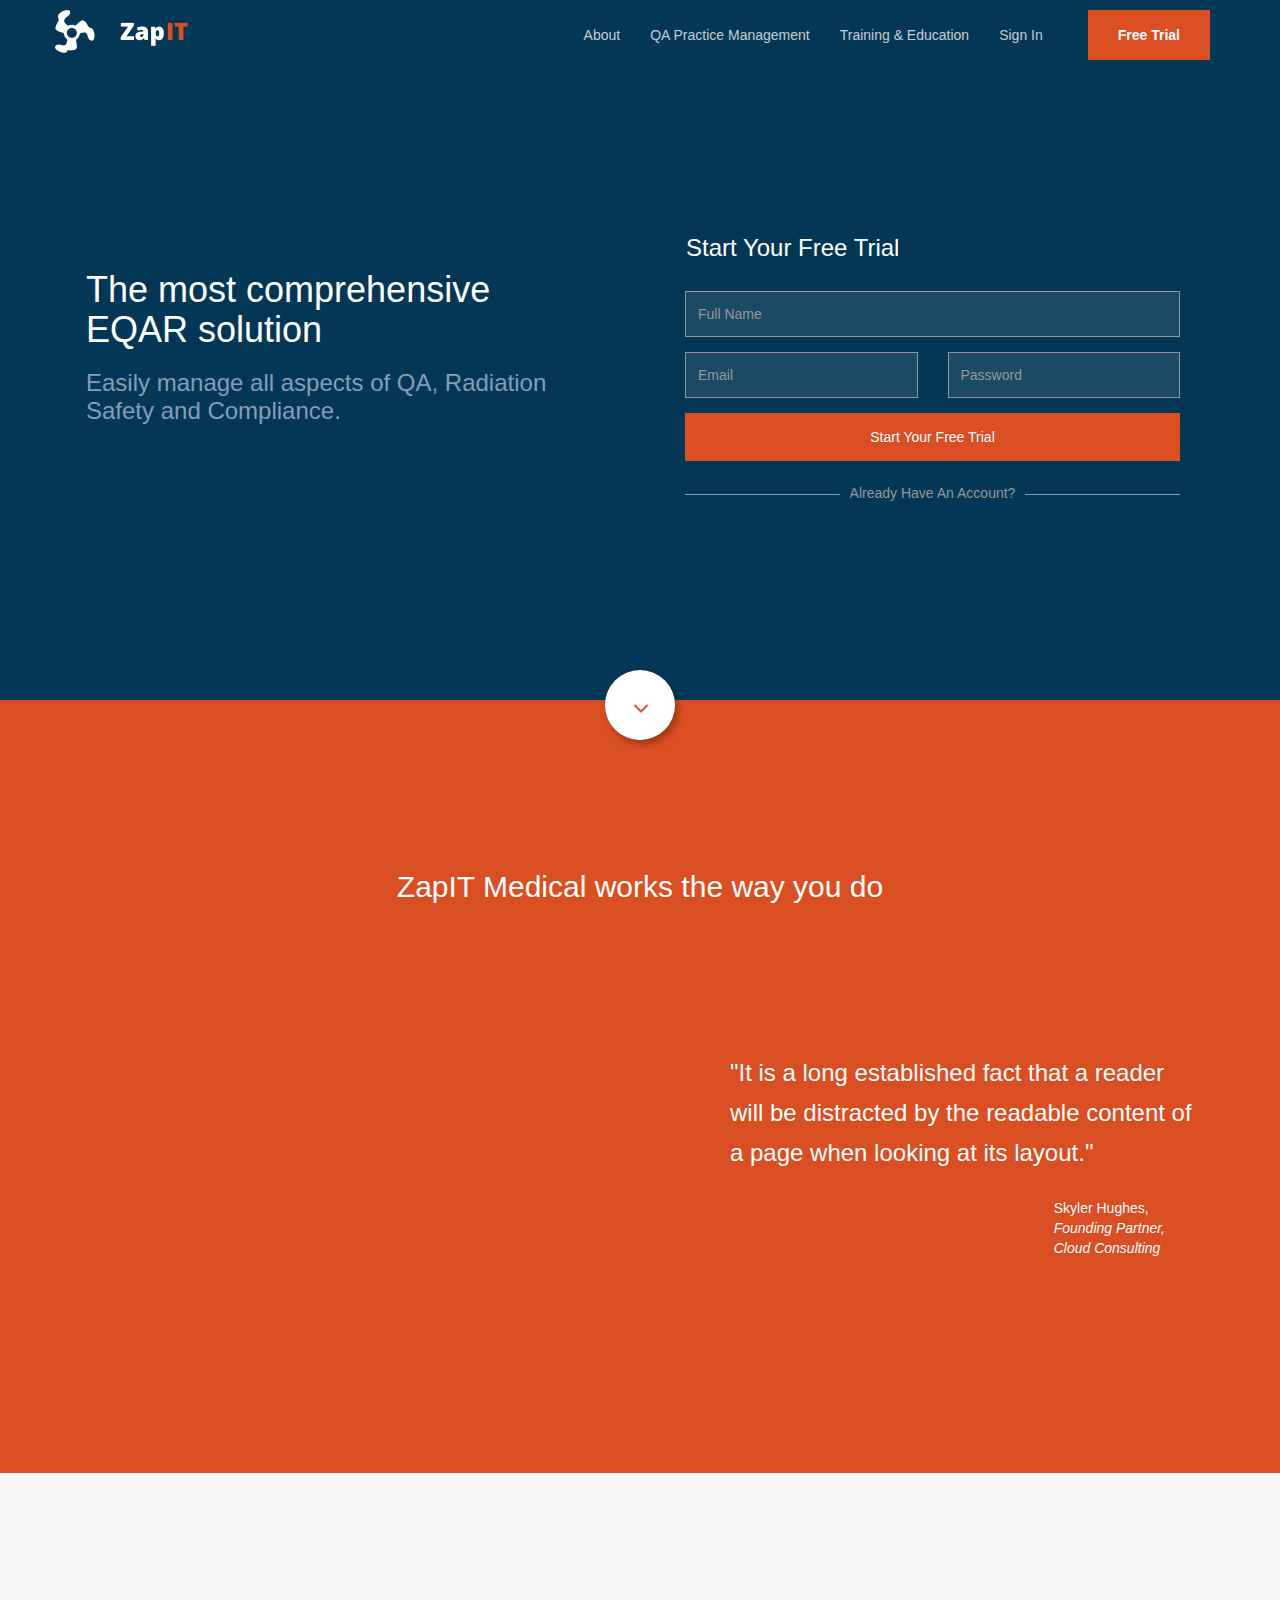
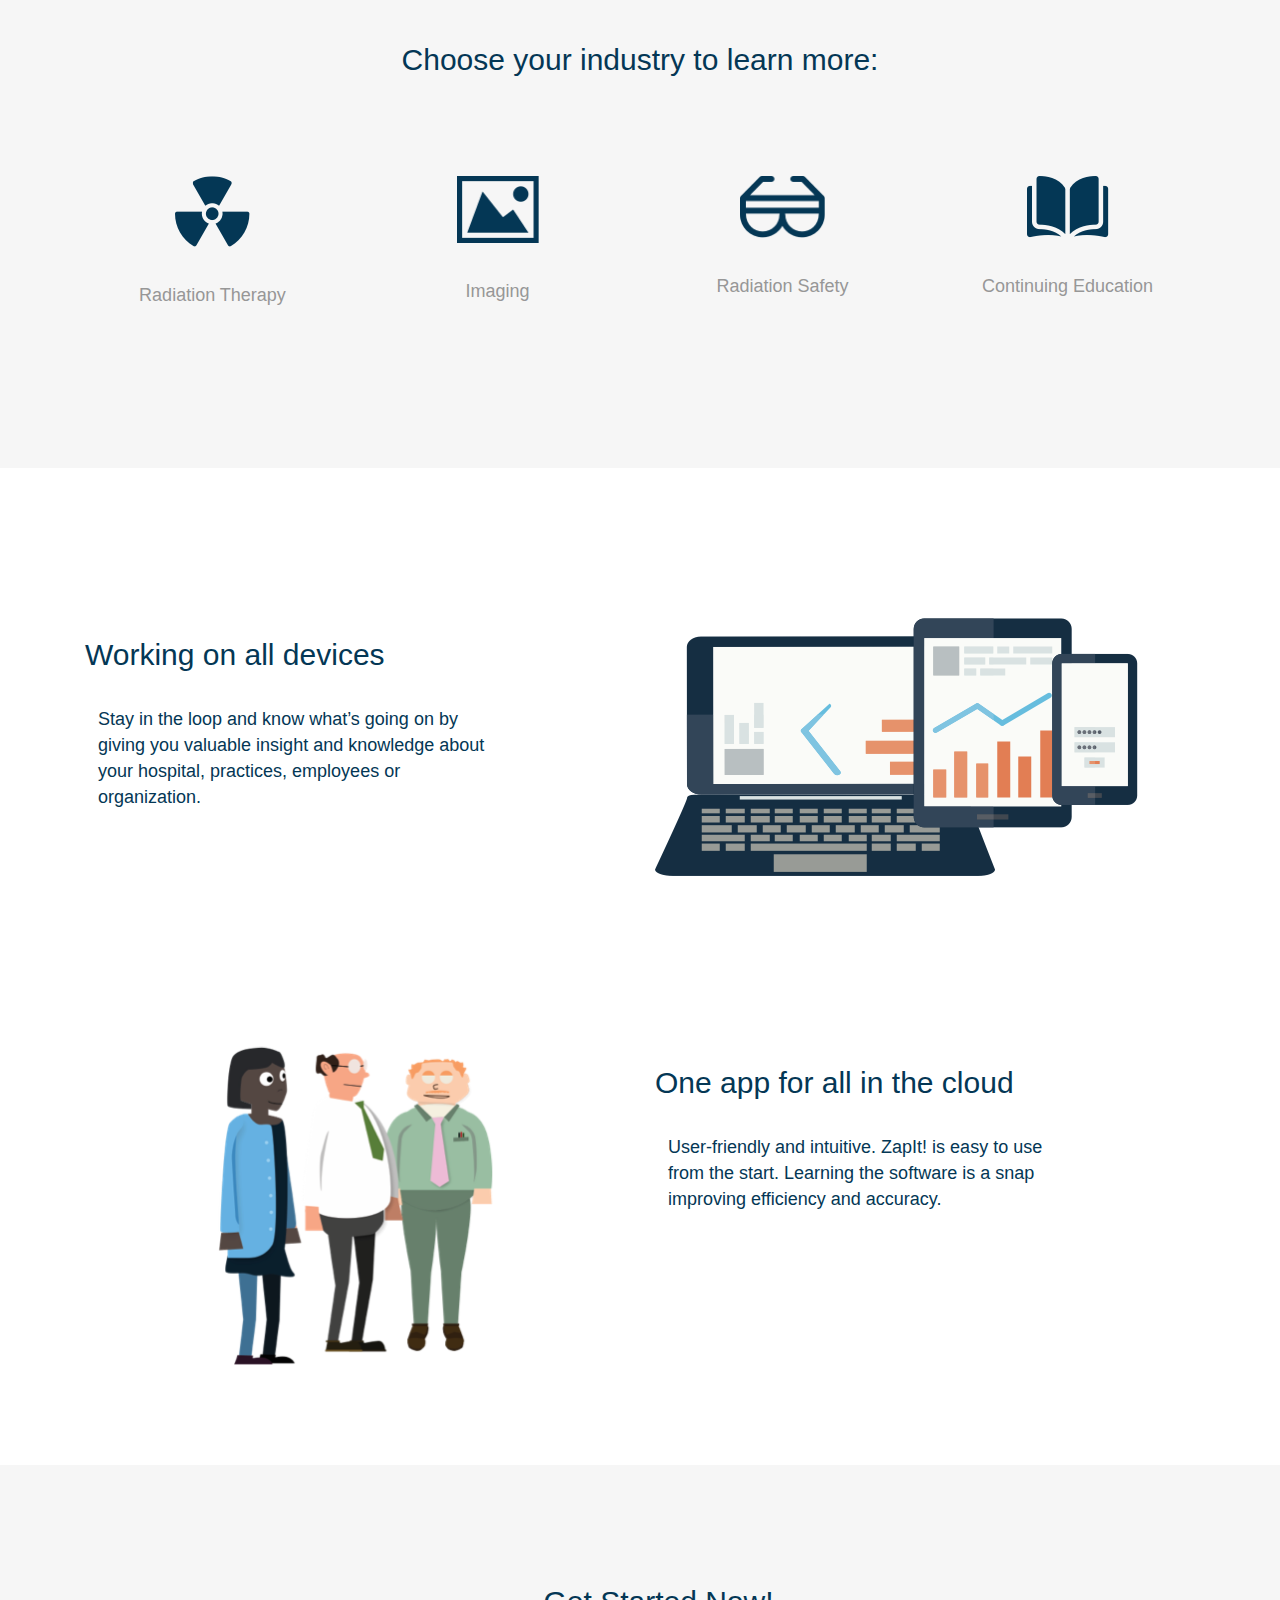
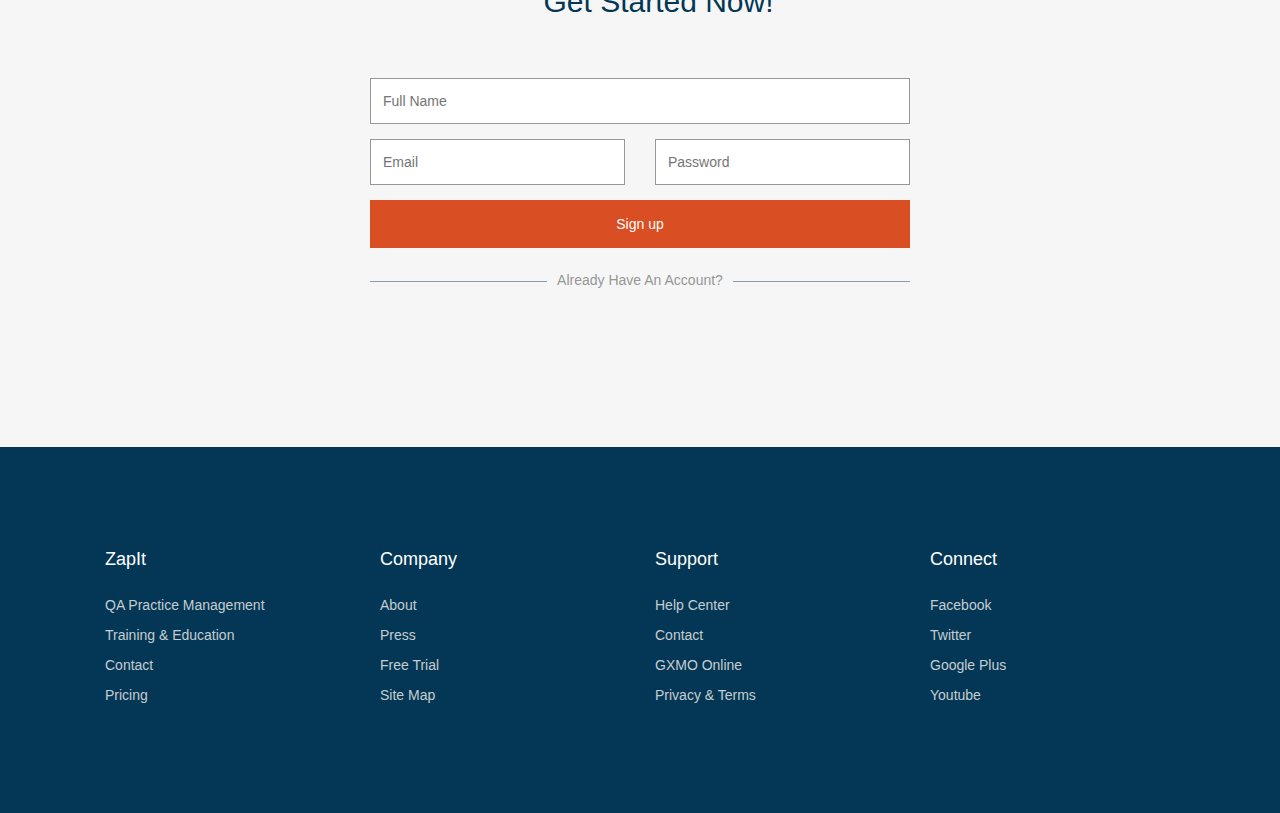
<file: index.html>
<!DOCTYPE html>
<html lang="en">

<head>

    <meta charset="utf-8">
    <meta http-equiv="X-UA-Compatible" content="IE=edge">
    <meta name="viewport" content="width=device-width, initial-scale=1">
    <meta name="description" content="">
    <meta name="author" content="">

    <title>ZapIT Medical - EQAR Solution</title>

    <!-- Bootstrap Core CSS -->
    
    <link href="css/bootstrap.min.css" rel="stylesheet">

    <!-- Custom CSS -->
    <link href="css/style.css" rel="stylesheet">


</head>

<body>

    <!-- Navigation -->
    
    <nav class="navbar navbar-inverse navbar-fixed-top" role="navigation">
        <div class="container">
            
            <!-- Brand and toggle get grouped for better mobile display -->
            
            <div class="navbar-header">
                <button type="button" class="navbar-toggle" data-toggle="collapse" data-target="#bs-example-navbar-collapse-1">
                    <span class="sr-only">Toggle navigation</span>
                    <span class="icon-bar"></span>
                    <span class="icon-bar"></span>
                    <span class="icon-bar"></span>
                </button>
                <a class="navbar-brand" href="index.html"></a>
            </div>
            
            <!-- Collect the nav links, forms, and other content for toggling -->
            
            <div class="collapse navbar-collapse" id="bs-example-navbar-collapse-1">
                <ul class="nav navbar-nav">
                    <li>
                        <a href="about.html">About</a>
                    </li>
                    <li>
                        <a href="radiationtherapy.html">QA Practice Management</a>
                    </li>
                     <li>
                        <a href="training.html">Training & Education</a>
                    </li>
                    <li>
                        <a href="signin.html">Sign In</a>
                    </li>
                    <li class="free-trail">
                        <a href="free-trial.html"><strong>Free Trial</strong></a>
                    </li>
                </ul>
            </div>
            <!-- /.navbar-collapse -->
        </div>
        <!-- /.container -->
    </nav>

    <div class="body-container">
        
    <!-- Image Background Page Header -->
        
    <header class="business-header">
        <div class="container">
            <div class="row">
                <div class="col-lg-6">
                    <h1 class="tagline">The most comprehensive EQAR solution</h1>
                    <h4 class="subline">Easily manage all aspects of QA, Radiation Safety and Compliance.</h4>
                </div>
                <div class="col-lg-6">
                    <div class="col-lg-12">
                    <h3 class="start-trail">Start Your Free Trial</h4>
                        <div class="form-header">
                    <form class="form-free-trial" role="form">
                        </div>
                

                        <div class="col-lg-12">
    <div class="form-group">
        <input type="text" class="form-control" id="firstname" placeholder="Full Name" required>
      </div>
                        </div>

                        
                        <div class="col-lg-6">
    <div class="form-group">
        <input type="email" class="form-control" id="email" placeholder="Email" required>
      </div>
                            </div>
                        

                       <div class="col-lg-6">
    <div class="form-group">
        <input type="password" class="form-control" id="password" placeholder="Password" required>
      </div>
                            </div>
                        
             

<div class="col-lg-12">
    <div class="form-group">
        <button type="submit" class="btn btn-default">Start Your Free Trial</button>
      </div>
                        </div>
                        <div class="col-lg-12">
                        <h5><span  class="line-center"><a href="#">Already Have An Account?</a></span></h5>
                        </div>



  </form>
                        </div>
</div>


            </div>
        </div>
    </header>

    <!-- Page Content -->
    <a class="arrow-wrap" href="#content">
<span class="arrow"></span>
        
<!--<span class="hint">scroll</span>-->
        
</a>
<div class="videosection" id="content">
    
    <div class="container">
        <div class="row">
            <div class="col-sm-12">
                <h2 class="zapit-headline">ZapIT Medical works the way you do</h2>
                <div class="col-sm-6">
                <iframe width="560" height="315" src="https://www.youtube.com/embed/1uDdgc5R1CQ" frameborder="0" allowfullscreen></iframe>
                </div>
                <div class="col-sm-6">
                <p class="testimonial">"It is a long established fact that a reader will be distracted by the readable content of a page when looking at its layout."</p>
                    <p class="testiomonial-info">Skyler Hughes,<br /> 
                    <i>Founding Partner,</i><br /> 
                    <i>Cloud Consulting</i></p>
                </div>
            </div>
    </div>
    </div>
    

            
        </div>
        <!-- /.row -->

        <div class="industrysection">
        
       <div class="container">
        <div class="row">
            <div class="col-sm-12">
                <h2 class="chooseindustry">Choose your industry to learn more:</h2>
                <div class="industry-categories">
                    <a class="choose" href="radiationtherapy.html">
                <div class="col-sm-3">
                <p><img src="./images/radiation-therapy.png" alt="Radiation Therapy" style="width:75px;height:71px;"></p>
                    <br />
                <p>Radiation Therapy</p>
                        </div></a>
                    <a class="choose" href="imaging.html">
                <div class="col-sm-3">
                    <p><img src="./images/images.png" alt="Radiation Images" style="width:82px;height:67px;"></p>
                    <br />
                Imaging
                        </div></a>
                    <a class="choose" href="radiationsafety.html">
                <div class="col-sm-3">
                    <p><img src="./images/radiation-safety.png" alt="Radiation Safety" style="width:85px;height:62px;"></p>
                    <br />
                Radiation Safety 
                        </div></a>
                    <a class="choose" href="training.html">
                <div class="col-sm-3">
                    <p><img src="./images/continue-education.png" alt="Books Continue Education" style="width:82px;height:62px;"></p>
                    <br />
                Continuing Education
                        </div></a>
           </div>
            </div>
        </div>
    </div>
    </div>
        
         <div class="all-devices">
        
       <div class="container">
        <div class="row">
            <div class="col-sm-12">
                <div class="col-sm-6">
                <h2 class="devices">Working on all devices</h2>
                    <p class="devices-info">Stay in the loop and know what’s going on by giving you valuable insight and knowledge about your hospital, practices, employees or organization.</p>
                </div>
                <div class="col-sm-6">
                    <p><img src="./images/phonepadlap.png" alt="Phone Ipad Laptop" style="width:483px;height:258px;"></p>
                </div>
            
            </div>
        </div>
    </div>
    </div>
        
           <div class="one-app">
        
       <div class="container">
        <div class="row">
            <div class="col-sm-12">
                <div class="col-sm-6">
                    <div class="people">
                    <img src="./images/people.png" alt="People Illustration" style="width:275px;height:319px;">
                        </div>
                </div>
                <div class="col-sm-6">
                    <h2 class="devices">One app for all in the cloud</h2>
                    <p class="devices-info">User-friendly and intuitive. ZapIt! is easy to use from the start. Learning the software is a snap improving efficiency and accuracy.</p>
                </div>
            
            </div>
        </div>
    </div>
    </div>
        
        
          <div class="sign-up-footer">
        
       <div class="container">
           
           <h2 class="sign-up-header">Get Started Now!</h2>
        <div class="row">
            <div class="col-sm-12">
                <div class="formfooter"
                
                   <form class="form-free-trial" role="form">
                        
                

                        <div class="col-lg-12">
    <div class="form-group-two">
        <input type="text" class="form-control-footer" id="firstname" placeholder="Full Name" required>
      </div>
                        </div>

                        
                        <div class="col-lg-6">
    <div class="form-group">
        <input type="email" class="form-control-footer" id="email" placeholder="Email" required>
      </div>
                            </div>
                        

                       <div class="col-lg-6">
    <div class="form-group">
        <input type="password" class="form-control-footer" id="password" placeholder="Password" required>
      </div>
                            </div>
                        
             

<div class="col-lg-12">
    <div class="form-group">
        <button type="submit" class="btn btn-default">Sign up</button>
      </div>
                        </div>
                        <div class="col-lg-12">
                            <h5><span  class="line-center"><a class="bottom-sign-up" href="#">Already Have An Account?</a></span></h5>
                        </div>



  </form>
            
           </div>
            
            </div>
        </div>
    </div>
    </div>
        
        
        
        <!-- Footer -->
       <div id="footer">
<div class="container">
  <div class="row">
    
      <div class="col-sm-3">
        <div class="foot-header">
          ZapIt
        </div>
        <div class="foot-links">
          <a href="qapm.html">QA Practice Management</a>
          <a href="training.html">Training & Education</a>
          <a href="contact.html">Contact</a>
          <a href="pricing.html">Pricing</a>
        </div>
      </div><!--/col-sm-3-->
    <div class="col-sm-3">
      <div class="foot-header">Company</div>
      <div class="foot-links">
      	<a href="about.html">About</a>
        <a href="press.html">Press</a>
        <a href="signup.html">Free Trial</a>
        <a href="sitemap.html">Site Map</a>
      </div>
    </div>
    <div class="col-sm-3">
      <div class="foot-header">
        Support
      </div>
      <div class="foot-links">
        <a href="http://support.zapitmedical.com/">Help Center</a>
        <a href="contact.html">Contact</a>
        <a href="gxmo.html">GXMO Online</a>
        <a href="privacy.html">Privacy & Terms</a>
          
      </div>
    </div><!--/col-sm-3-->
    <div class="col-sm-3">
     <div class="foot-header">
        Connect
      </div>
      <div class="foot-links">
        <a target="_blank" href="https://www.facebook.com/zapitmedical/">Facebook</a>
        <a target="_blank" href="https://twitter.com/zapitmedicalQA">Twitter</a>
        <a target="_blank" href="https://plus.google.com/111671215777701702546">Google Plus</a>
        <a target="_blank" href="https://www.youtube.com/channel/UCb47DOxc-OT7F-hAM6fEi6g">Youtube</a>
          
      </div>
    </div>
    
  	</div><!--/row-->
  <div class="row">
    <!--/row 2-->
    
  </div><!--/container-->
</div><!--/footer--></div>

    </div>

    </div>
    <!-- /.container -->

    <!-- jQuery -->
    <script src="js/jquery.js"></script>

    <!-- Bootstrap Core JavaScript -->
    <script src="js/bootstrap.min.js"></script>

</body>

</html>
</file>
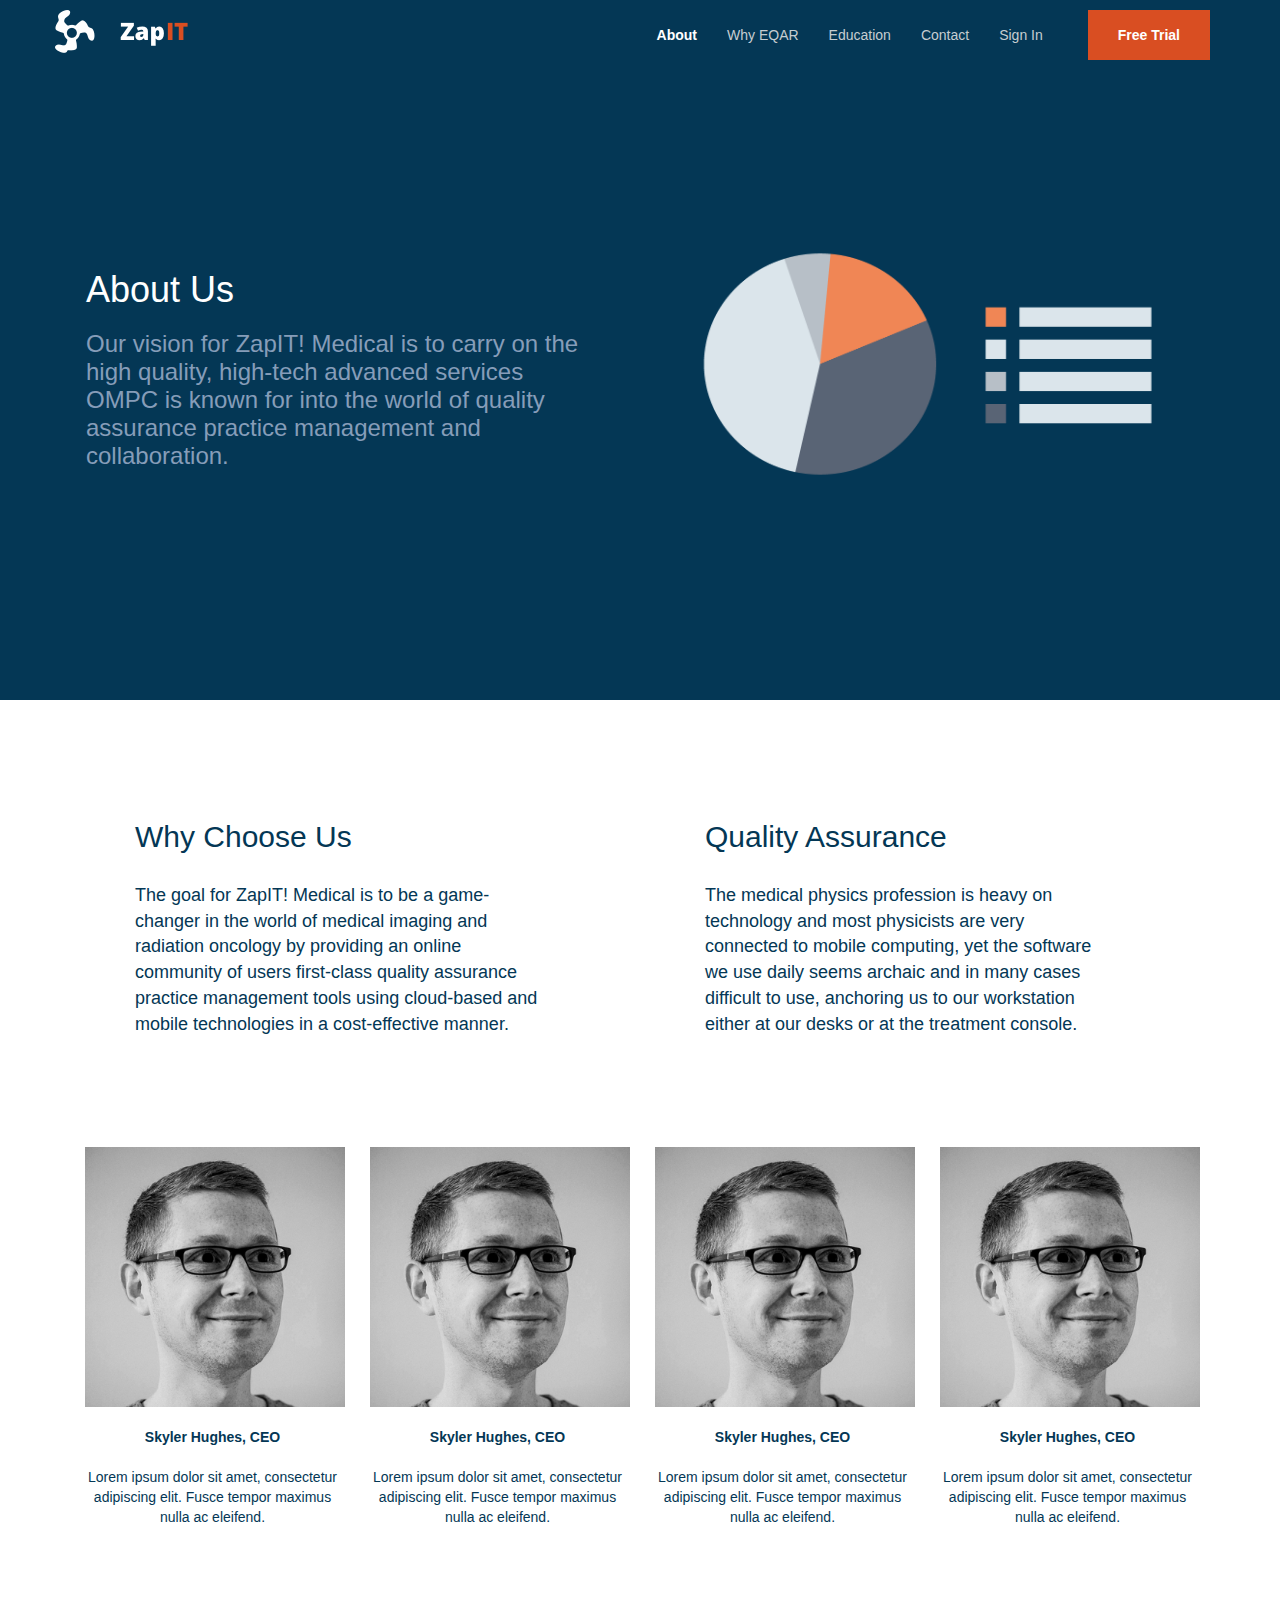
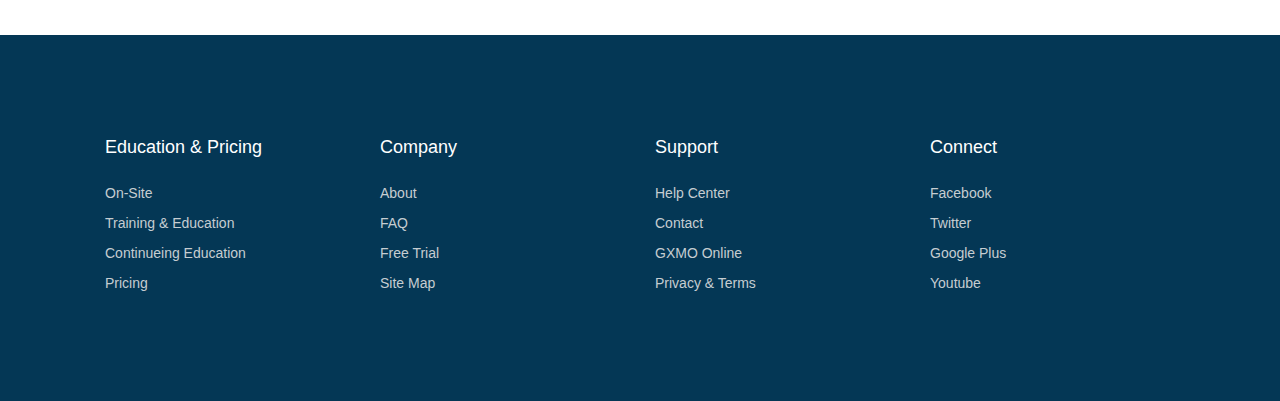
<file: about.html>
<!DOCTYPE html>
<html lang="en">

<head>

    <meta charset="utf-8">
    <meta http-equiv="X-UA-Compatible" content="IE=edge">
    <meta name="viewport" content="width=device-width, initial-scale=1">
    <meta name="description" content="">
    <meta name="author" content="">

    <title>ZapIT Medical - About</title>
    
     <link rel="icon" 
      type="image/png" 
      href="./images/favicon.png" />

    <!-- Bootstrap Core CSS -->
    
    <link href="css/bootstrap.min.css" rel="stylesheet">

    <!-- Custom CSS -->
    <link href="css/style.css" rel="stylesheet">


</head>

<body>

    <!-- Navigation -->
    
    <nav class="navbar navbar-inverse navbar-fixed-top" role="navigation">
        <div class="container">
            
            <!-- Brand and toggle get grouped for better mobile display -->
            
            <div class="navbar-header">
                <button type="button" class="navbar-toggle" data-toggle="collapse" data-target="#bs-example-navbar-collapse-1">
                    <span class="sr-only">Toggle navigation</span>
                    <span class="icon-bar"></span>
                    <span class="icon-bar"></span>
                    <span class="icon-bar"></span>
                </button>
                <a class="navbar-brand" href="index.html"></a>
            </div>
            
            <!-- Collect the nav links, forms, and other content for toggling -->
            
            <div class="collapse navbar-collapse" id="bs-example-navbar-collapse-1">
                <ul class="nav navbar-nav">
                    <li>
                        <a href="about.html" class="active">About</a>
                    </li>
                    <li>
                        <a href="eqar.html">Why EQAR</a>
                    </li>
                     <li>
                        <a href="training.html">Education</a>
                    </li>
                    <li>
                        <a href="contact.html">Contact</a>
                    </li>
                    <li>
                        <a href="signin.html">Sign In</a>
                    </li>
                    <li class="free-trail">
                        <a href="free-trial.html"><strong>Free Trial</strong></a>
                    </li>
                </ul>
            </div>
            <!-- /.navbar-collapse -->
        </div>
        <!-- /.container -->
    </nav>

    <div class="body-container">
        
    <!-- Image Background Page Header -->
        
    <header class="business-header">
        <div class="container">
            <div class="row">
                <div class="col-lg-6">
                    <h1 class="tagline">About Us</h1>
                    <h4 class="subline">Our vision for ZapIT! Medical is to carry on the high quality, high-tech advanced services OMPC is known for into the world of quality assurance practice management and collaboration.</h4>
                </div>
                <div class="col-lg-6">
                    <div class="col-lg-12">
                    <p class="start-trail"><img src="./images/pie-chart.png" alt="Pie Chart" style="width:483px;height:258px;"></p>
                        <div class="form-header">
                 
                        </div>
</div>


            </div>
        </div>
    </header>

    <!-- Page Content -->
   
        <!-- /.row -->


         <div class="about-divider">
        
       <div class="container">
        <div class="row">
            <div class="col-sm-12">
                <div class="col-sm-6">
                <h2 class="devices">Why Choose Us</h2>
                    <p class="devices-all">The goal for ZapIT! Medical is to be a game-changer in the world of medical imaging and radiation oncology by providing an online community of users first-class quality assurance practice management tools using cloud-based and mobile technologies in a cost-effective manner. </p>
                </div>
                <div class="col-sm-6">
                    <h2 class="devices">Quality Assurance</h2>
                    <p class="devices-all">The medical physics profession is heavy on technology and most physicists are very connected to mobile computing, yet the software we use daily seems archaic and in many cases difficult to use, anchoring us to our workstation either at our desks or at the treatment console. </p>
                </div>
            
            </div>
        </div>
    </div>
    </div>
        
           <div class="team-divider">
        
       <div class="container">
        <div class="row">
            <div class="col-sm-12">
                <div class="col-sm-3">
                    <img src="./images/team-1.png" alt="Radiation Therapy" style="width:260px;height:260px;">
                       <p class="team-name">Skyler Hughes, CEO</p> 
                    <p class="team-info">Lorem ipsum dolor sit amet, consectetur adipiscing elit. Fusce tempor maximus nulla ac eleifend.</p>
                </div>
                <div class="col-sm-3">
                    <img src="./images/team-1.png" alt="Radiation Therapy" style="width:260px;height:260px;">
                    <p class="team-name">Skyler Hughes, CEO</p> 
                    <p class="team-info">Lorem ipsum dolor sit amet, consectetur adipiscing elit. Fusce tempor maximus nulla ac eleifend.</p>
                </div>
                <div class="col-sm-3">
                    <img src="./images/team-1.png" alt="Radiation Therapy" style="width:260px;height:260px;">
                    <p class="team-name">Skyler Hughes, CEO</p> 
                    <p class="team-info">Lorem ipsum dolor sit amet, consectetur adipiscing elit. Fusce tempor maximus nulla ac eleifend.</p>
                </div>
                <div class="col-sm-3">
                    <img src="./images/team-1.png" alt="Radiation Therapy" style="width:260px;height:260px;">
                    <p class="team-name">Skyler Hughes, CEO</p> 
                    <p class="team-info">Lorem ipsum dolor sit amet, consectetur adipiscing elit. Fusce tempor maximus nulla ac eleifend.</p>
                </div>
            
            </div>
        </div>
    </div>
    </div>
        

        
        
        
        <!-- Footer -->
        
       <div id="footer">
<div class="container">
  <div class="row">
    
      <div class="col-sm-3">
        <div class="foot-header">
          Education & Pricing
        </div>
        <div class="foot-links">
          <a href="gxmo.html">On-Site</a>
          <a href="training.html">Training & Education</a>
          <a href="continueeducation.html">Continueing Education</a>
          <a href="pricing.html">Pricing</a>
        </div>
      </div><!--/col-sm-3-->
    <div class="col-sm-3">
      <div class="foot-header">Company</div>
      <div class="foot-links">
      	<a href="about.html">About</a>
        <a href="faq.html">FAQ</a>
        <a href="signup.html">Free Trial</a>
        <a href="sitemap.html">Site Map</a>
      </div>
    </div>
    <div class="col-sm-3">
      <div class="foot-header">
        Support
      </div>
      <div class="foot-links">
        <a href="http://support.zapitmedical.com/">Help Center</a>
        <a href="contact.html">Contact</a>
        <a href="gxmo.html">GXMO Online</a>
        <a href="privacy.html">Privacy & Terms</a>
          
      </div>
    </div><!--/col-sm-3-->
    <div class="col-sm-3">
     <div class="foot-header">
        Connect
      </div>
      <div class="foot-links">
        <a target="_blank" href="https://www.facebook.com/zapitmedical/">Facebook</a>
        <a target="_blank" href="https://twitter.com/zapitmedicalQA">Twitter</a>
        <a target="_blank" href="https://plus.google.com/111671215777701702546">Google Plus</a>
        <a target="_blank" href="https://www.youtube.com/channel/UCb47DOxc-OT7F-hAM6fEi6g">Youtube</a>
          
      </div>
    </div>
    
  	</div><!--/row-->
  <div class="row">
    <!--/row 2-->
    
  </div><!--/container-->
</div><!--/footer--></div>

    </div>

    </div>
    <!-- /.container -->

    <!-- jQuery -->
    <script src="js/jquery.js"></script>

    <!-- Bootstrap Core JavaScript -->
    <script src="js/bootstrap.min.js"></script>

</body>

</html>
</file>
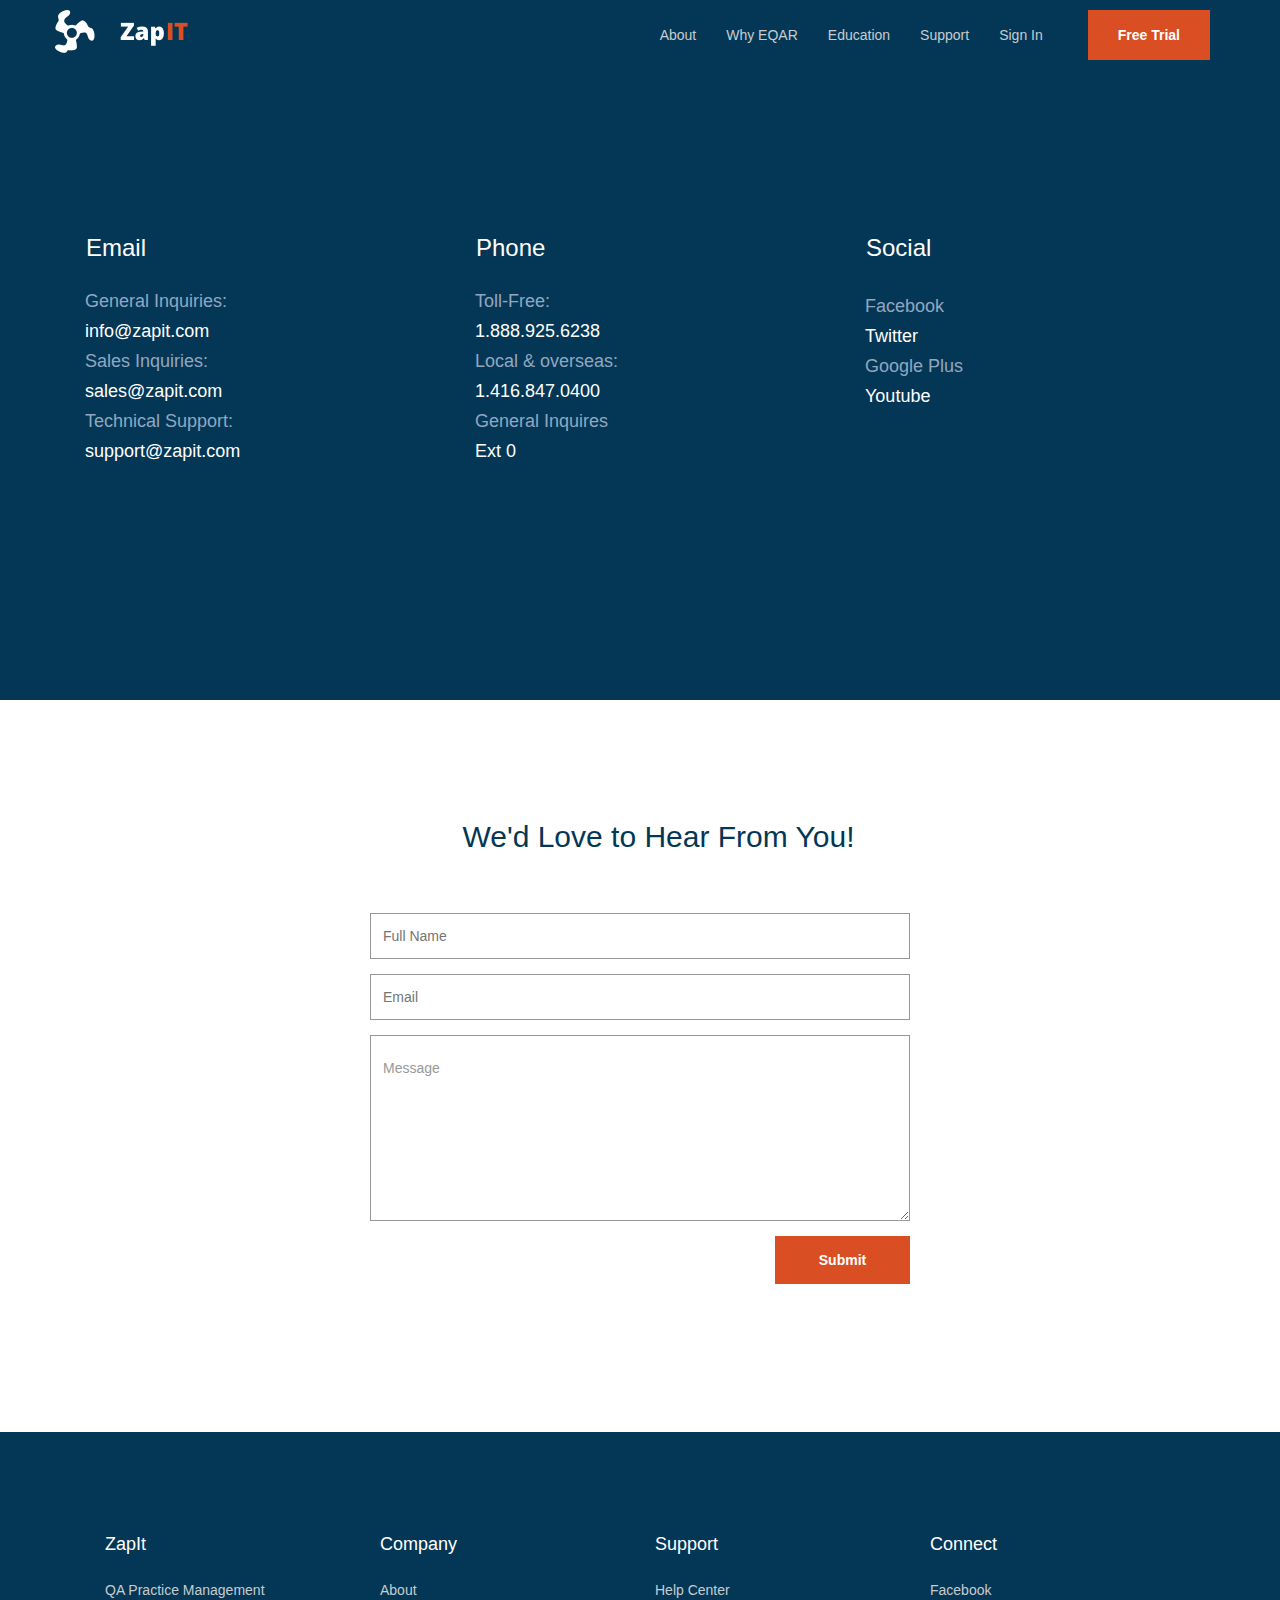
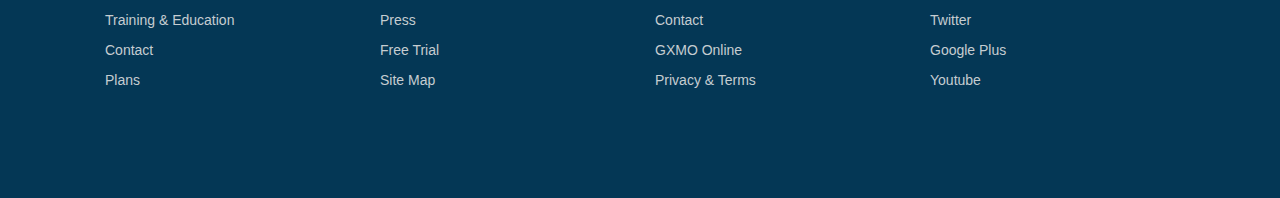
<file: contact.html>
<!DOCTYPE html>
<html lang="en">

<head>

    <meta charset="utf-8">
    <meta http-equiv="X-UA-Compatible" content="IE=edge">
    <meta name="viewport" content="width=device-width, initial-scale=1">
    <meta name="description" content="">
    <meta name="author" content="">

    <title>ZapIT Medical - Contact</title>
    
     <link rel="icon" 
      type="image/png" 
      href="./images/favicon.png" />

    <!-- Bootstrap Core CSS -->
    <link href="css/bootstrap.min.css" rel="stylesheet">

    <!-- Custom CSS -->
    <link href="css/style.css" rel="stylesheet">


</head>

<body>

    <!-- Navigation -->
    <nav class="navbar navbar-inverse navbar-fixed-top" role="navigation">
        <div class="container">
            
            <!-- Brand and toggle get grouped for better mobile display -->
            
            <div class="navbar-header">
                <button type="button" class="navbar-toggle" data-toggle="collapse" data-target="#bs-example-navbar-collapse-1">
                    <span class="sr-only">Toggle navigation</span>
                    <span class="icon-bar"></span>
                    <span class="icon-bar"></span>
                    <span class="icon-bar"></span>
                </button>
                <a class="navbar-brand" href="index.html"></a>
            </div>
            <!-- Collect the nav links, forms, and other content for toggling -->
            <div class="collapse navbar-collapse" id="bs-example-navbar-collapse-1">
                <ul class="nav navbar-nav">
                    <li>
                        <a href="about.html">About</a>
                    </li>
                    <li>
                        <a href="eqar.html">Why EQAR</a>
                    </li>
                     <li>
                        <a href="training.html">Education</a>
                    </li>
                    <li>
                        <a target="_blank" href="http://support.zapitmedical.com/">Support</a>
                    </li>
                    <li>
                        <a href="signin.html">Sign In</a>
                    </li>
                    <li class="free-trail">
                        <a href="free-trial.html"><strong>Free Trial</strong></a>
                    </li>
                </ul>
            </div>
            <!-- /.navbar-collapse -->
        </div>
        <!-- /.container -->
    </nav>

    <div class="body-container">
        
    <!-- Image Background Page Header -->
        
    <header class="business-header">
        <div class="container">
            <div class="row">
                <div class="col-lg-4">
                    <h3 class="start-trail">Email</h3>
                    <div class="contact-header">
                    <p style="color: #91A7C1;">General Inquiries:</p> 
                        <p>info@zapit.com</p>
                        <p style="color: #91A7C1;">Sales Inquiries:</p>
                        <p>sales@zapit.com</p>
                        <p style="color: #91A7C1;">Technical Support:</p> 
                        <p>support@zapit.com</p>
                        </div>
                    </div>
                <div class="col-lg-4">
                    <h3 class="start-trail">Phone</h3>
                         <div class="contact-header">
                    <p style="color: #91A7C1;">Toll-Free:</p> 
                        <p>1.888.925.6238</p>
                        <p style="color: #91A7C1;">Local & overseas:</p>
                        <p>1.416.847.0400</p>
                        <p style="color: #91A7C1;">General Inquires</p> 
                        <p>Ext 0</p>
                        </div>
                    </div>
                <div class="col-lg-4">
                    <div class="social-contact-hide">
                    <h3 class="start-trail">Social</h3>
                         <div class="social-contact-invert">
                        <a target="_blank" href="https://www.facebook.com/zapitmedical/">Facebook</a>
                    </div>
                    <div class="social-contact">
                        <a target="_blank" href="https://twitter.com/zapitmedicalQA">Twitter</a>
                    </div>
                    <div class="social-contact-invert">
                        <a target="_blank" href="https://plus.google.com/111671215777701702546">Google Plus</a>
                    </div>
                    <div class="social-contact">
                        <a target="_blank" href="https://www.youtube.com/channel/UCb47DOxc-OT7F-hAM6fEi6g">Youtube</a>
                    </div>
                        </div>
                    </div>
                

                        
                        </div>
</div>


        </header>
        

    <!-- Page Content -->
   
    

            
        </div>
        <!-- /.row -->


        

        
        <div class="contact-footer">
          
        
       <div class="container">
           
           
           
           <h2 class="sign-up-header">We'd Love to Hear From You!</h2>
        <div class="row">
            <div class="col-sm-12">
                <div class="formfooter">
                
                   
                        
                

                        <div class="col-lg-12">
    <div class="form-group-two">
        <input type="text" class="form-control-footer" id="firstname" placeholder="Full Name" required>
      </div>
                        </div>

                        
                        <div class="col-lg-12">
    <div class="form-group">
        <input type="email" class="form-control-footer" id="email" placeholder="Email" required>
      </div>
                            </div>
                        

                       <div class="col-lg-12">
      <div class="form-group">
                    <textarea class="form-control" type="textarea" id="message" placeholder="Message" maxlength="140" rows="7"></textarea>
                                           
                    </div>
            </div>
      
                           
                        
             

<div class="col-lg-12">
    <div class="form-group">
        <button type="submit" class="btn-contact">Submit</button>
      </div>
                        </div>
                        


            
           </div>
            
            </div>
        </div>
    </div>
    
    </div>


        
        
        
        <!-- Footer -->
       <div id="footer">
<div class="container">
  <div class="row">
    
      <div class="col-sm-3">
        <div class="foot-header">
          ZapIt
        </div>
        <div class="foot-links">
          <a href="qapm.html">QA Practice Management</a>
          <a href="training.html">Training & Education</a>
          <a href="contact.html">Contact</a>
          <a href="app.html" target="_blank">Plans</a>
        </div>
      </div><!--/col-sm-3-->
    <div class="col-sm-3">
      <div class="foot-header">Company</div>
      <div class="foot-links">
      	<a href="about.html">About</a>
        <a href="press.html">Press</a>
        <a href="signup.html">Free Trial</a>
        <a href="sitemap.html">Site Map</a>
      </div>
    </div>
    <div class="col-sm-3">
      <div class="foot-header">
        Support
      </div>
      <div class="foot-links">
        <a href="http://support.zapitmedical.com/">Help Center</a>
        <a href="contact.html">Contact</a>
        <a href="gxmo.html">GXMO Online</a>
        <a href="privacy.html">Privacy & Terms</a>
          
      </div>
    </div><!--/col-sm-3-->
    <div class="col-sm-3">
     <div class="foot-header">
        Connect
      </div>
      <div class="foot-links">
        <a target="_blank" href="https://www.facebook.com/zapitmedical/">Facebook</a>
        <a target="_blank" href="https://twitter.com/zapitmedicalQA">Twitter</a>
        <a target="_blank" href="https://plus.google.com/111671215777701702546">Google Plus</a>
        <a target="_blank" href="https://www.youtube.com/channel/UCb47DOxc-OT7F-hAM6fEi6g">Youtube</a>
          
      </div>
    </div>
    
  	</div><!--/row-->
  <div class="row">
    <!--/row 2-->
    
  </div><!--/container-->
</div><!--/footer--></div>

    
    <!-- /.container -->

    <!-- jQuery -->
    <script src="js/jquery.js"></script>

    <!-- Bootstrap Core JavaScript -->
    <script src="js/bootstrap.min.js"></script>

</body>

</html>
</file>
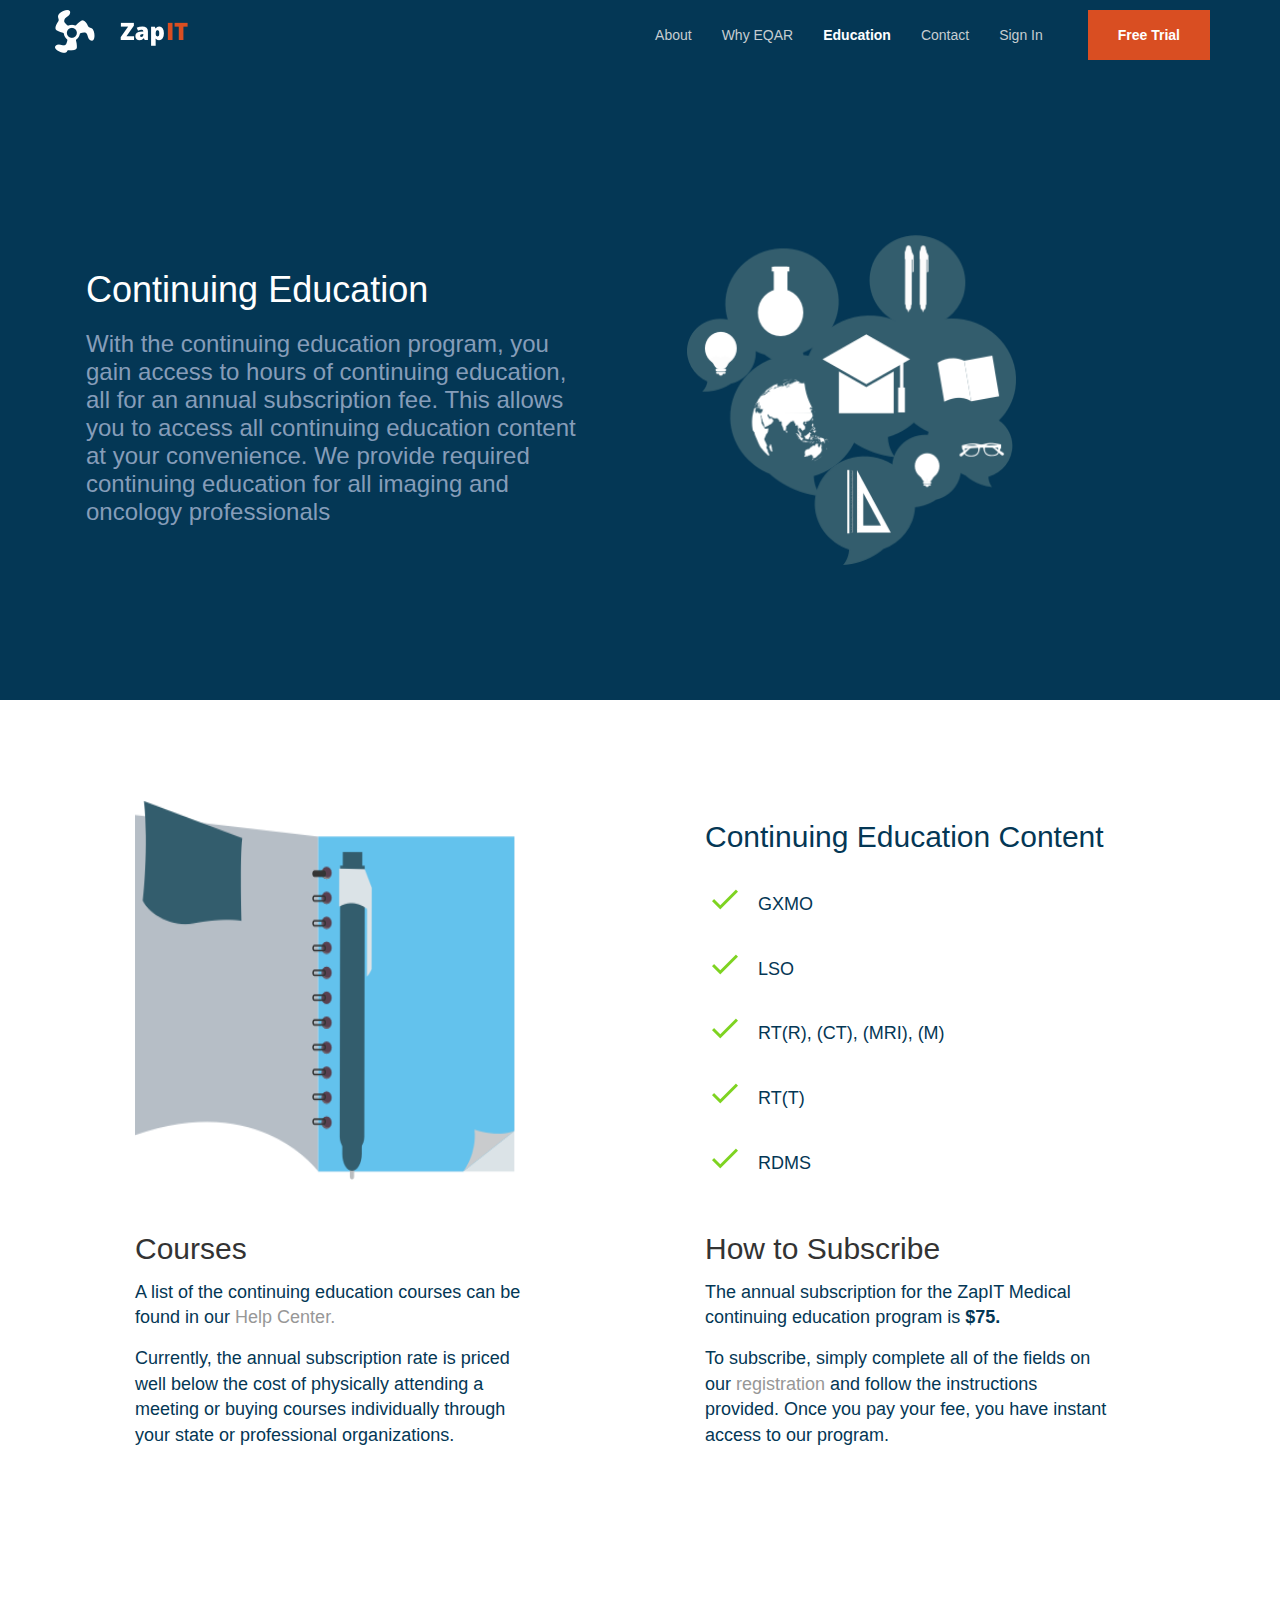
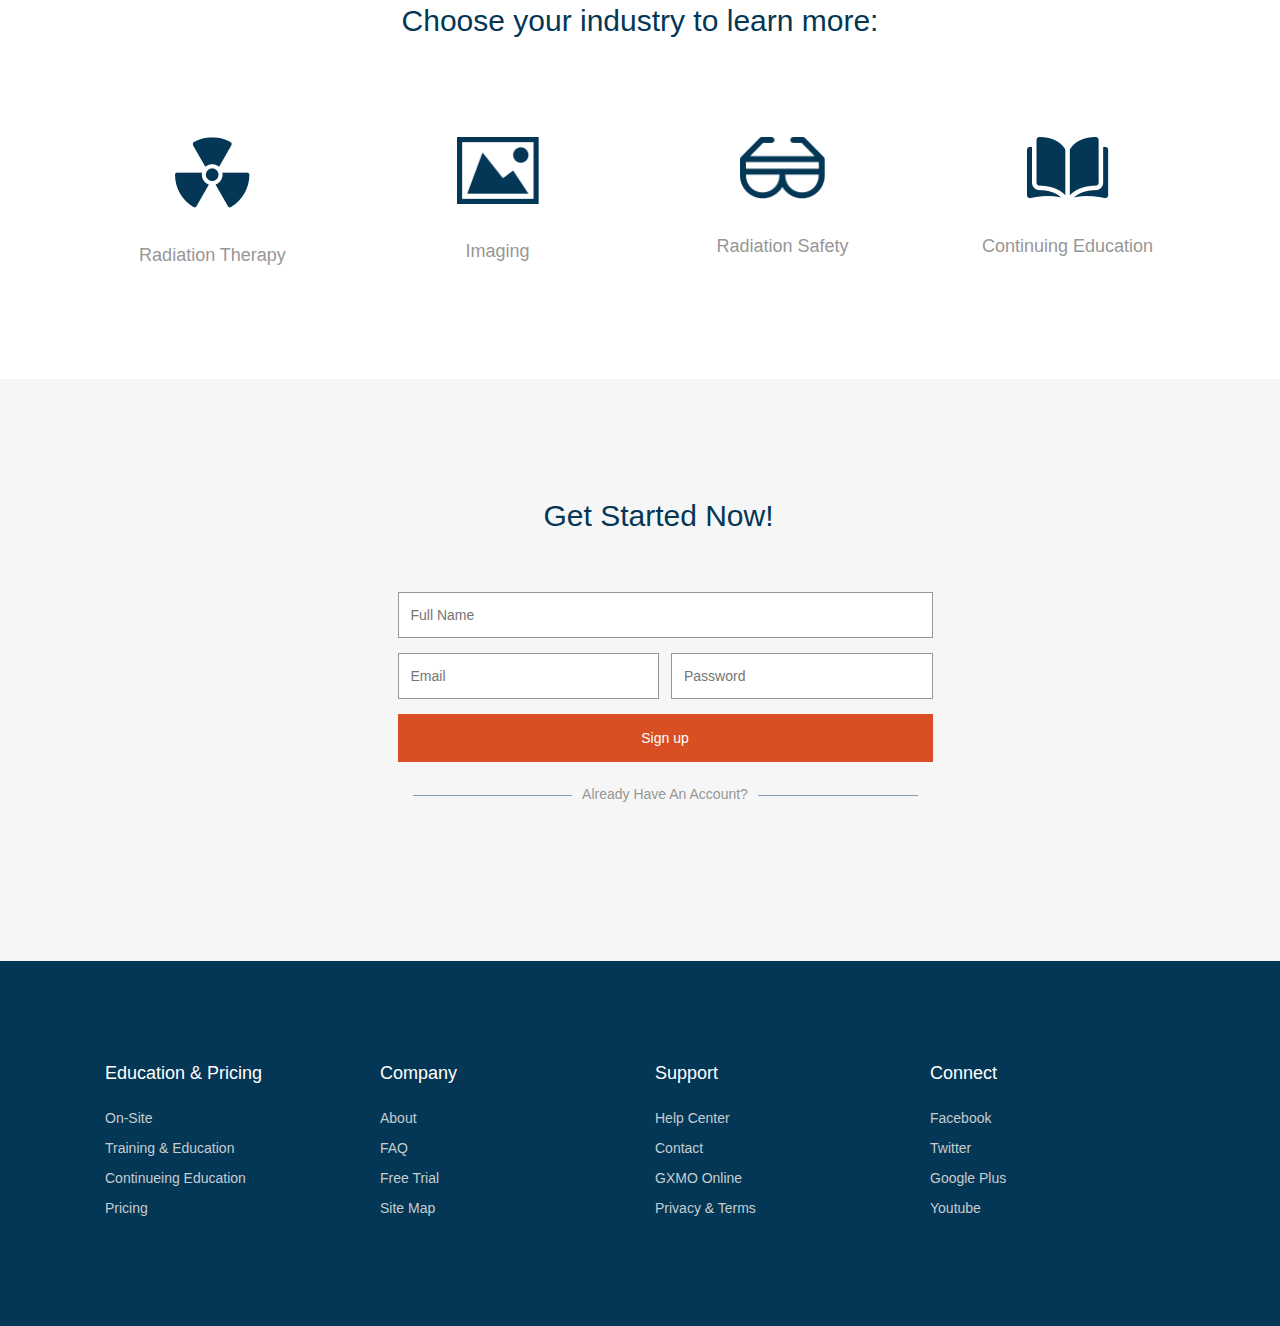
<file: continueeducation.html>
<!DOCTYPE html>
<html lang="en">

<head>

    <meta charset="utf-8">
    <meta http-equiv="X-UA-Compatible" content="IE=edge">
    <meta name="viewport" content="width=device-width, initial-scale=1">
    <meta name="description" content="">
    <meta name="author" content="">

    <title>ZapIT Medical - Continuing Education</title>
    
     <link rel="icon" 
      type="image/png" 
      href="./images/favicon.png" />

    <!-- Bootstrap Core CSS -->
    
    <link href="css/bootstrap.min.css" rel="stylesheet">

    <!-- Custom CSS -->
    <link href="css/style.css" rel="stylesheet">


</head>

<body>

    <!-- Navigation -->
    
    <nav class="navbar navbar-inverse navbar-fixed-top" role="navigation">
        <div class="container">
            
            <!-- Brand and toggle get grouped for better mobile display -->
            
            <div class="navbar-header">
                <button type="button" class="navbar-toggle" data-toggle="collapse" data-target="#bs-example-navbar-collapse-1">
                    <span class="sr-only">Toggle navigation</span>
                    <span class="icon-bar"></span>
                    <span class="icon-bar"></span>
                    <span class="icon-bar"></span>
                </button>
                <a class="navbar-brand" href="index.html"></a>
            </div>
            
            <!-- Collect the nav links, forms, and other content for toggling -->
            
            <div class="collapse navbar-collapse" id="bs-example-navbar-collapse-1">
               <ul class="nav navbar-nav">
                    <li>
                        <a href="about.html">About</a>
                    </li>
                    <li>
                        <a href="eqar.html">Why EQAR</a>
                    </li>
                     <li>
                        <a href="training.html" class="active" >Education</a>
                    </li>
                    <li>
                        <a href="contact.html">Contact</a>
                    </li>
                    <li>
                        <a href="signin.html">Sign In</a>
                    </li>
                    <li class="free-trail">
                        <a href="free-trial.html"><strong>Free Trial</strong></a>
                    </li>
                </ul>
            </div>
            <!-- /.navbar-collapse -->
        </div>
        <!-- /.container -->
    </nav>

    <div class="body-container">
        
    <!-- Image Background Page Header -->
        
    <header class="business-header">
        <div class="container">
            <div class="row">
                <div class="col-lg-6">
                    <h1 class="tagline">Continuing Education</h1>
                    <h4 class="subline">With the continuing education program, you gain access to hours of continuing education, all for an annual subscription fee. This allows you to access all continuing education content at your convenience. We provide required continuing education for all imaging and oncology professionals</h4>
                </div>
                <div class="col-lg-6">
                    <div class="col-lg-12">
                   <p class="start-trail"><img src="./images/education.png" alt="Pie Chart" style="width:330px;height:330px;"></p>
                        <div class="form-header">
                 
                        </div>
</div>


            </div>
        </div>
        </div>
    </header>

    <!-- Page Content -->
   
        <!-- /.row -->


         <div class="about-divider">
        
       <div class="container">
        <div class="row">
            <div class="col-sm-12">
                <div class="col-sm-6">
                <img src="./images/education-2.png" alt="book and pencil" style="width:380px;height:380px;">
                </div>
                <div class="col-sm-6">
                    <h2 class="devices">Continuing Education Content</h2>
                             
                     <ul class="checklist">
                    <li class="devices-info">
                      GXMO
                    </li>
                    <li class="devices-info">
                       LSO 
                    </li>
                     <li class="devices-info">
                      RT(R), (CT), (MRI), (M)
                    </li>
                    <li class="devices-info">
                       RT(T)
                    </li>
                         <li class="devices-info">
                       RDMS
                    </li>
                         
                    
    
                    
                </ul>



                    
                    
                </div>
            
                <div class="col-sm-6">
                    <h2 class="register-header">Courses</h2>
                             
<p class="devices-all">                   
A list of the continuing education courses can be found in our <a href="http://support.zapitmedical.com/">Help Center.</a>
                    </p>

<p class="devices-all">Currently, the annual subscription rate is priced well below the cost of physically attending a meeting or buying courses individually through your state or professional organizations.</p> 
                            
                </div>
                
                  <div class="col-sm-6">
                 <h2 class="register-header">How to Subscribe</h2>
                           
                      <p class="devices-all"> The annual subscription for the ZapIT Medical continuing education program is <strong>$75.</strong></p>
                           <p class="devices-all">                   
To subscribe, simply complete all of the fields on our <a href="#">registration</a> and follow the instructions provided. Once you pay your fee, you have instant access to our program.</p>


                      
                

                           
                </div>
                
                
                
            </div>
            
            
            
        </div>
    </div>
    </div>
        
        <div class="industrysection-white">
        
       <div class="container">
        <div class="row">
            <div class="col-sm-12">
                <h2 class="chooseindustry">Choose your industry to learn more:</h2>
                <div class="industry-categories">
                    <a class="choose" href="radiationtherapy.html">
                <div class="col-sm-3">
                <p><img src="./images/radiation-therapy.png" alt="Radiation Therapy" style="width:75px;height:71px;"></p>
                    <br />
                <p>Radiation Therapy</p>
                        </div></a>
                    <a class="choose" href="imaging.html">
                <div class="col-sm-3">
                    <p><img src="./images/images.png" alt="Radiation Therapy" style="width:82px;height:67px;"></p>
                    <br />
                Imaging
                        </div></a>
                    <a class="choose" href="radiationsafety.html">
                <div class="col-sm-3">
                    <p><img src="./images/radiation-safety.png" alt="Radiation Therapy" style="width:85px;height:62px;"></p>
                    <br />
                Radiation Safety 
                        </div></a>
                    <a class="choose" href="training.html">
                <div class="col-sm-3">
                    <p><img src="./images/continue-education.png" alt="Radiation Therapy" style="width:82px;height:62px;"></p>
                    <br />
                Continuing Education
                        </div></a>
           </div>
            </div>
        </div>
    </div>
    </div>
        

          <div class="sign-up-footer">
        
       <div class="container">
           <div class="row">
           <div class="col-sm-12" style="padding: 0px;">
           <h2 class="sign-up-header">Get Started Now!</h2>
           </div>
           </div>
        <div class="row">
            
                <div class="formfooter">
                
                   <form class="form-free-trial" role="form">
                        
                

                        
    <div class="form-group-two">
        <input type="text" class="form-control-footer" id="firstname" placeholder="Full Name" required>
      
                        </div>

                        
                        <div class="col-sm-6" style="padding: 0px 6px 0px 0px;">
    <div class="form-group">
        <input type="email" class="form-control-footer" id="email" placeholder="Email" required>
      </div>
                            </div>
                        

                       <div class="col-sm-6" style="padding: 0px 0px 0px 6px;">
    <div class="form-group">
        <input type="password" class="form-control-footer" id="password" placeholder="Password" required>
      </div>
                            </div>
                        
             


    <div class="form-group">
        <button type="submit" class="btn btn-default">Sign up</button>
      </div>
                        
                        <div class="col-lg-12">
                            <h5><span  class="line-center"><a class="bottom-sign-up" href="#">Already Have An Account?</a></span></h5>
                        </div>



  </form>
            </div>
           </div>
            
            </div>
        </div>
        
        
        
        
        <!-- Footer -->
        
       <div id="footer">
<div class="container">
  <div class="row">
    
      <div class="col-sm-3">
        <div class="foot-header">
          Education & Pricing
        </div>
        <div class="foot-links">
          <a href="gxmo.html">On-Site</a>
          <a href="training.html">Training & Education</a>
          <a href="continueeducation.html">Continueing Education</a>
          <a href="pricing.html">Pricing</a>
        </div>
      </div><!--/col-sm-3-->
    <div class="col-sm-3">
      <div class="foot-header">Company</div>
      <div class="foot-links">
      	<a href="about.html">About</a>
        <a href="faq.html">FAQ</a>
        <a href="signup.html">Free Trial</a>
        <a href="sitemap.html">Site Map</a>
      </div>
    </div>
    <div class="col-sm-3">
      <div class="foot-header">
        Support
      </div>
      <div class="foot-links">
        <a href="http://support.zapitmedical.com/">Help Center</a>
        <a href="contact.html">Contact</a>
        <a href="gxmo.html">GXMO Online</a>
        <a href="privacy.html">Privacy & Terms</a>
          
      </div>
    </div><!--/col-sm-3-->
    <div class="col-sm-3">
     <div class="foot-header">
        Connect
      </div>
      <div class="foot-links">
        <a target="_blank" href="https://www.facebook.com/zapitmedical/">Facebook</a>
        <a target="_blank" href="https://twitter.com/zapitmedicalQA">Twitter</a>
        <a target="_blank" href="https://plus.google.com/111671215777701702546">Google Plus</a>
        <a target="_blank" href="https://www.youtube.com/channel/UCb47DOxc-OT7F-hAM6fEi6g">Youtube</a>
          
      </div>
    </div>
    
  	</div><!--/row-->
  <div class="row">
    <!--/row 2-->
    
  </div><!--/container-->
</div><!--/footer--></div>

    </div>


    <!-- /.container -->

    <!-- jQuery -->
    <script src="js/jquery.js"></script>

    <!-- Bootstrap Core JavaScript -->
    <script src="js/bootstrap.min.js"></script>

</body>

</html>
</file>
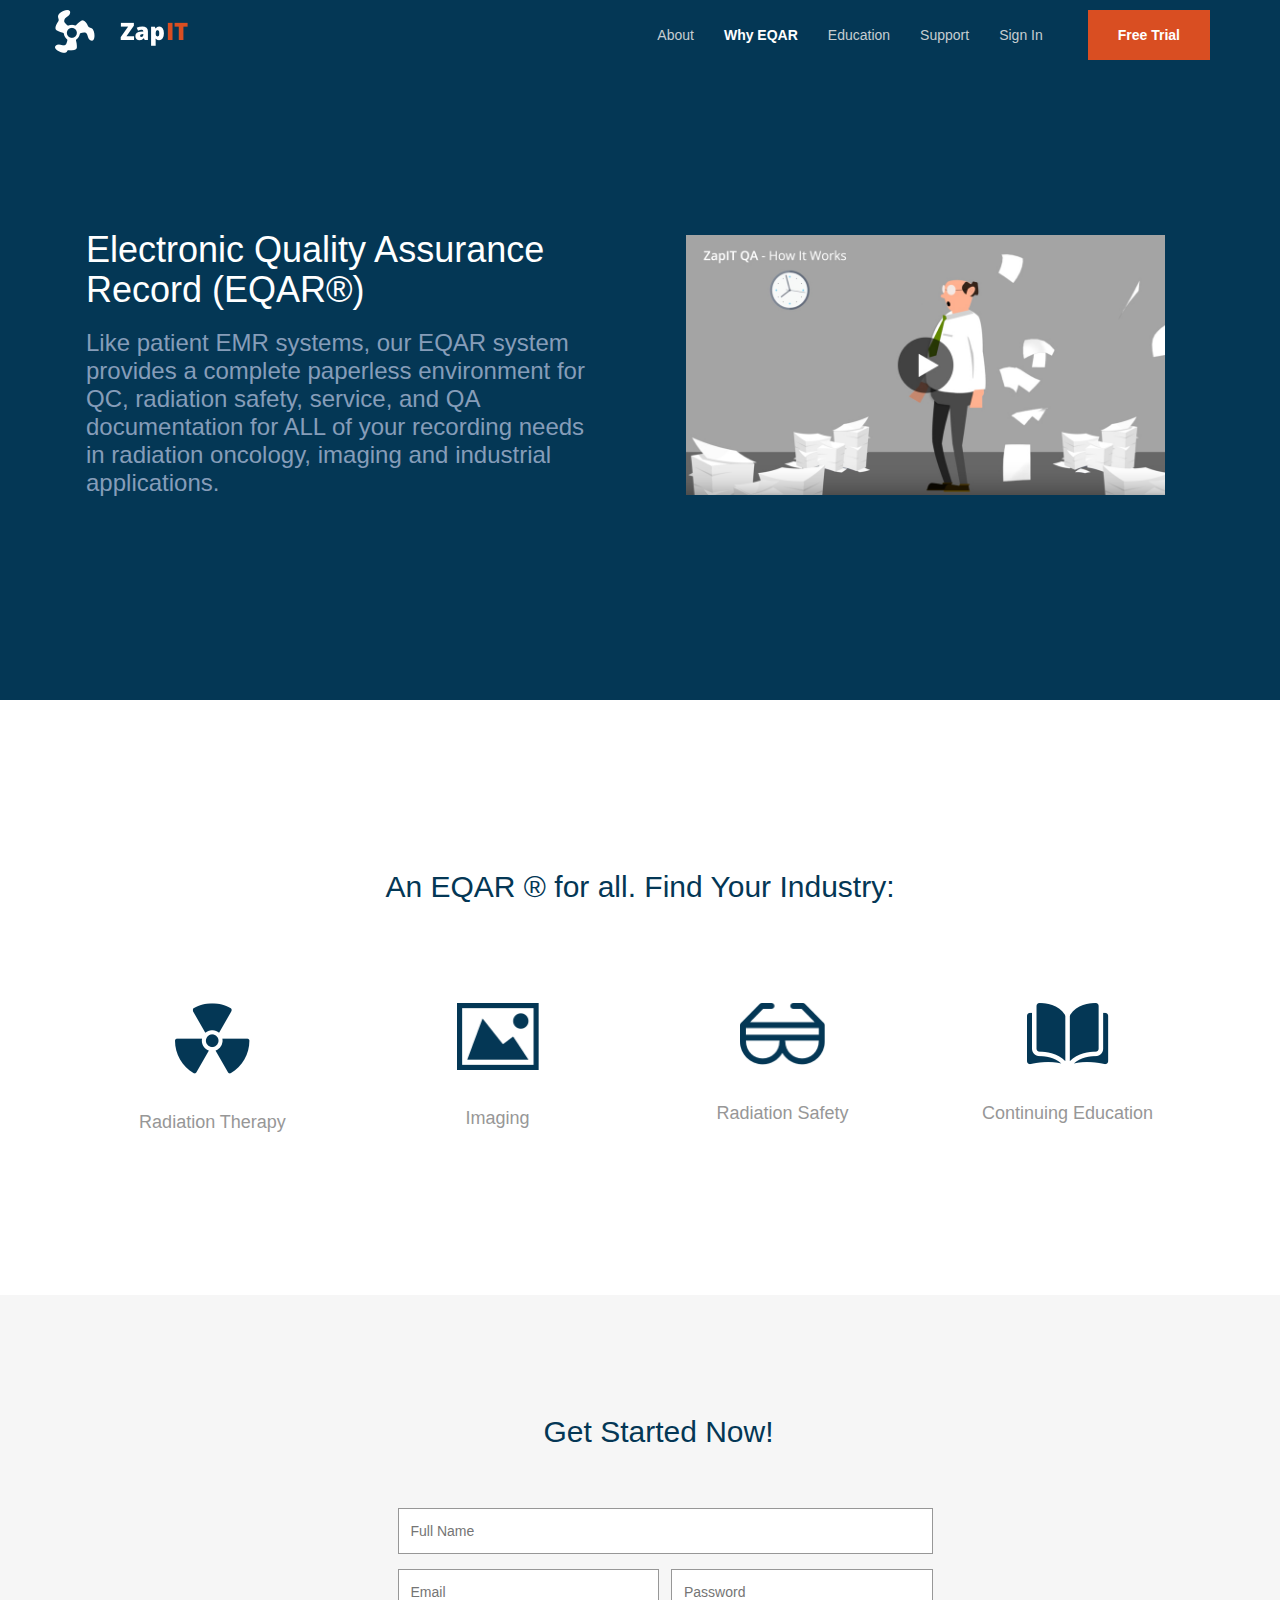
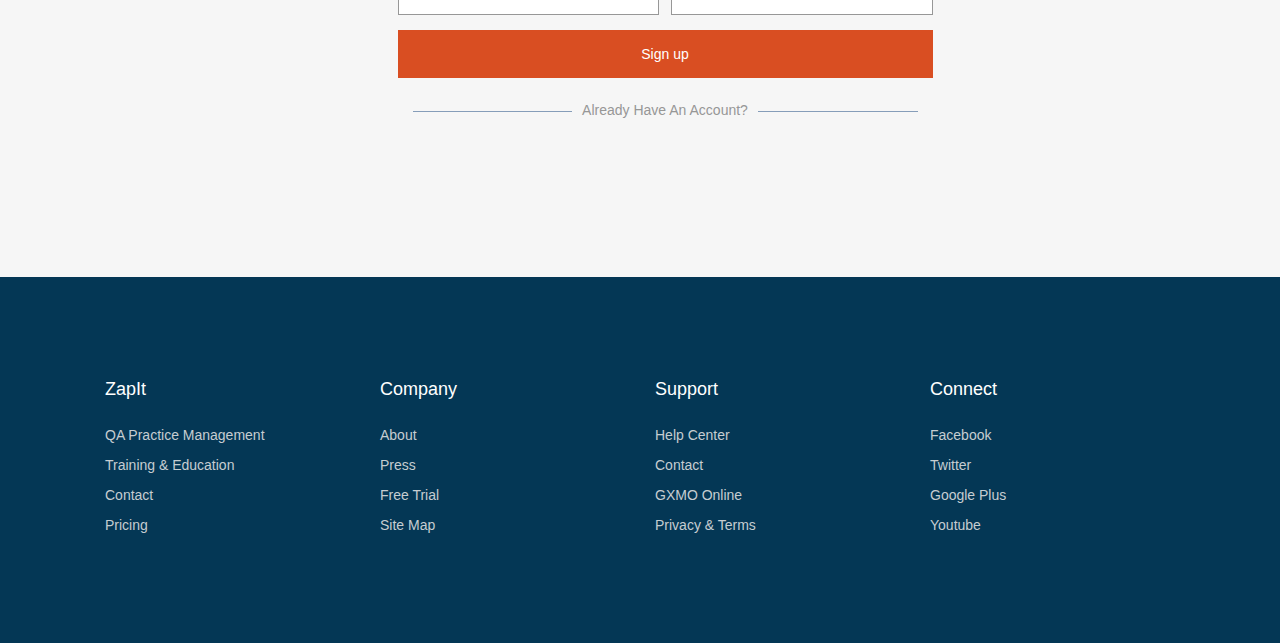
<file: eqar.html>
<!DOCTYPE html>
<html lang="en">

<head>

    <meta charset="utf-8">
    <meta http-equiv="X-UA-Compatible" content="IE=edge">
    <meta name="viewport" content="width=device-width, initial-scale=1">
    <meta name="description" content="">
    <meta name="author" content="">

    <title>ZapIT Medical - EQAR Solution</title>
    
     <link rel="icon" 
      type="image/png" 
      href="./images/favicon.png" />

    <!-- Bootstrap Core CSS -->
    
    <link href="css/bootstrap.min.css" rel="stylesheet">

    <!-- Custom CSS -->
    <link href="css/style.css" rel="stylesheet">


</head>

<body>

    <!-- Navigation -->
    
    <nav class="navbar navbar-inverse navbar-fixed-top" role="navigation">
        <div class="container">
            
            <!-- Brand and toggle get grouped for better mobile display -->
            
            <div class="navbar-header">
                <button type="button" class="navbar-toggle" data-toggle="collapse" data-target="#bs-example-navbar-collapse-1">
                    <span class="sr-only">Toggle navigation</span>
                    <span class="icon-bar"></span>
                    <span class="icon-bar"></span>
                    <span class="icon-bar"></span>
                </button>
                <a class="navbar-brand" href="index.html"></a>
            </div>
            
            <!-- Collect the nav links, forms, and other content for toggling -->
            
            <div class="collapse navbar-collapse" id="bs-example-navbar-collapse-1">
                <ul class="nav navbar-nav">
                    <li>
                        <a href="about.html">About</a>
                    </li>
                    <li>
                        <a href="#" class="active">Why EQAR</a>
                    </li>
                     <li>
                        <a href="training.html">Education</a>
                    </li>
                    <li>
                        <a target="_blank" href="http://support.zapitmedical.com/">Support</a>
                    </li>
                    <li>
                        <a href="signin.html">Sign In</a>
                    </li>
                    <li class="free-trail">
                        <a href="free-trial.html"><strong>Free Trial</strong></a>
                    </li>
                </ul>
            </div>
            <!-- /.navbar-collapse -->
        </div>
        <!-- /.container -->
    </nav>

    <div class="body-container">
        
    <!-- Image Background Page Header -->
        
    <header class="business-header">
        <div class="container">
            <div class="row">
                <div class="col-lg-6">
                    <h1 class="tagline-eqar">Electronic Quality Assurance Record (EQAR®)</h1>
                    <h4 class="subline">Like patient EMR systems, our EQAR system provides a complete paperless environment for QC, radiation safety, service, and QA documentation for ALL of your recording needs in radiation oncology, imaging and industrial applications.</h4>
                </div>
                <div class="col-lg-6">
                    <div class="col-lg-12">
                    <p class="start-trail"><a href="#"><img src="./images/zapit-qa-video-placeholder.jpg" onmouseover="this.src='./images/zapit-qa-video-placeholder-hover.jpg'" onmouseout="this.src='./images/zapit-qa-video-placeholder.jpg'" style="width:100%;height:auto;" /></a></p>
                        <div class="form-header">
                 
                        </div>
</div>


            </div>
            </div></div>
    </header>

    <!-- Page Content -->
   
        <!-- /.row -->


        
        <div class="industrysection-whyeqar">
        
       <div class="container">
        <div class="row">
            <div class="col-sm-12">
                <h2 class="chooseindustry">An EQAR ® for all. Find Your Industry:</h2>
                <div class="industry-categories">
                    <a class="choose" href="radiationtherapy.html">
                <div class="col-sm-3">
                <p><img src="./images/radiation-therapy.png" alt="Radiation Therapy" style="width:75px;height:71px;"></p>
                    <br />
                <p>Radiation Therapy</p>
                        </div></a>
                    <a class="choose" href="imaging.html">
                <div class="col-sm-3">
                    <p><img src="./images/images.png" alt="Radiation Therapy" style="width:82px;height:67px;"></p>
                    <br />
                Imaging
                        </div></a>
                    <a class="choose" href="radiationsafety.html">
                <div class="col-sm-3">
                    <p><img src="./images/radiation-safety.png" alt="Radiation Therapy" style="width:85px;height:62px;"></p>
                    <br />
                Radiation Safety 
                        </div></a>
                    <a class="choose" href="training.html">
                <div class="col-sm-3">
                    <p><img src="./images/continue-education.png" alt="Radiation Therapy" style="width:82px;height:62px;"></p>
                    <br />
                Continuing Education
                        </div></a>
           </div>
            </div>
        </div>
    </div>
    </div>
        

           <div class="sign-up-footer">
        
       <div class="container">
           <div class="row">
           <div class="col-sm-12" style="padding: 0px;">
           <h2 class="sign-up-header">Get Started Now!</h2>
           </div>
           </div>
        <div class="row">
            
                <div class="formfooter">
                
                   <form class="form-free-trial" role="form">
                        
                

                        
    <div class="form-group-two">
        <input type="text" class="form-control-footer" id="firstname" placeholder="Full Name" required>
      
                        </div>

                        
                        <div class="col-sm-6" style="padding: 0px 6px 0px 0px;">
    <div class="form-group">
        <input type="email" class="form-control-footer" id="email" placeholder="Email" required>
      </div>
                            </div>
                        

                       <div class="col-sm-6" style="padding: 0px 0px 0px 6px;">
    <div class="form-group">
        <input type="password" class="form-control-footer" id="password" placeholder="Password" required>
      </div>
                            </div>
                        
             


    <div class="form-group">
        <button type="submit" class="btn btn-default">Sign up</button>
      </div>
                        
                        <div class="col-lg-12">
                            <h5><span  class="line-center"><a class="bottom-sign-up" href="#">Already Have An Account?</a></span></h5>
                        </div>



  </form>
            </div>
           </div>
            
            </div>
        </div>
        
        
        
        <!-- Footer -->
        
       <div id="footer">
<div class="container">
  <div class="row">
    
      <div class="col-sm-3">
        <div class="foot-header">
          ZapIt
        </div>
        <div class="foot-links">
          <a href="qapm.html">QA Practice Management</a>
          <a href="training.html">Training & Education</a>
          <a href="contact.html">Contact</a>
          <a href="pricing.html">Pricing</a>
        </div>
      </div><!--/col-sm-3-->
    <div class="col-sm-3">
      <div class="foot-header">Company</div>
      <div class="foot-links">
      	<a href="about.html">About</a>
        <a href="press.html">Press</a>
        <a href="signup.html">Free Trial</a>
        <a href="sitemap.html">Site Map</a>
      </div>
    </div>
    <div class="col-sm-3">
      <div class="foot-header">
        Support
      </div>
      <div class="foot-links">
        <a href="http://support.zapitmedical.com/">Help Center</a>
        <a href="contact.html">Contact</a>
        <a href="gxmo.html">GXMO Online</a>
        <a href="privacy.html">Privacy & Terms</a>
          
      </div>
    </div><!--/col-sm-3-->
    <div class="col-sm-3">
     <div class="foot-header">
        Connect
      </div>
      <div class="foot-links">
        <a target="_blank" href="https://www.facebook.com/zapitmedical/">Facebook</a>
        <a target="_blank" href="https://twitter.com/zapitmedicalQA">Twitter</a>
        <a target="_blank" href="https://plus.google.com/111671215777701702546">Google Plus</a>
        <a target="_blank" href="https://www.youtube.com/channel/UCb47DOxc-OT7F-hAM6fEi6g">Youtube</a>
          
      </div>
    </div>
    
  	</div><!--/row-->
  <div class="row">
    <!--/row 2-->
    
  </div><!--/container-->
</div><!--/footer--></div>

  

    </div>
    <!-- /.container -->

    <!-- jQuery -->
    <script src="js/jquery.js"></script>

    <!-- Bootstrap Core JavaScript -->
    <script src="js/bootstrap.min.js"></script>

</body>

</html>
</file>
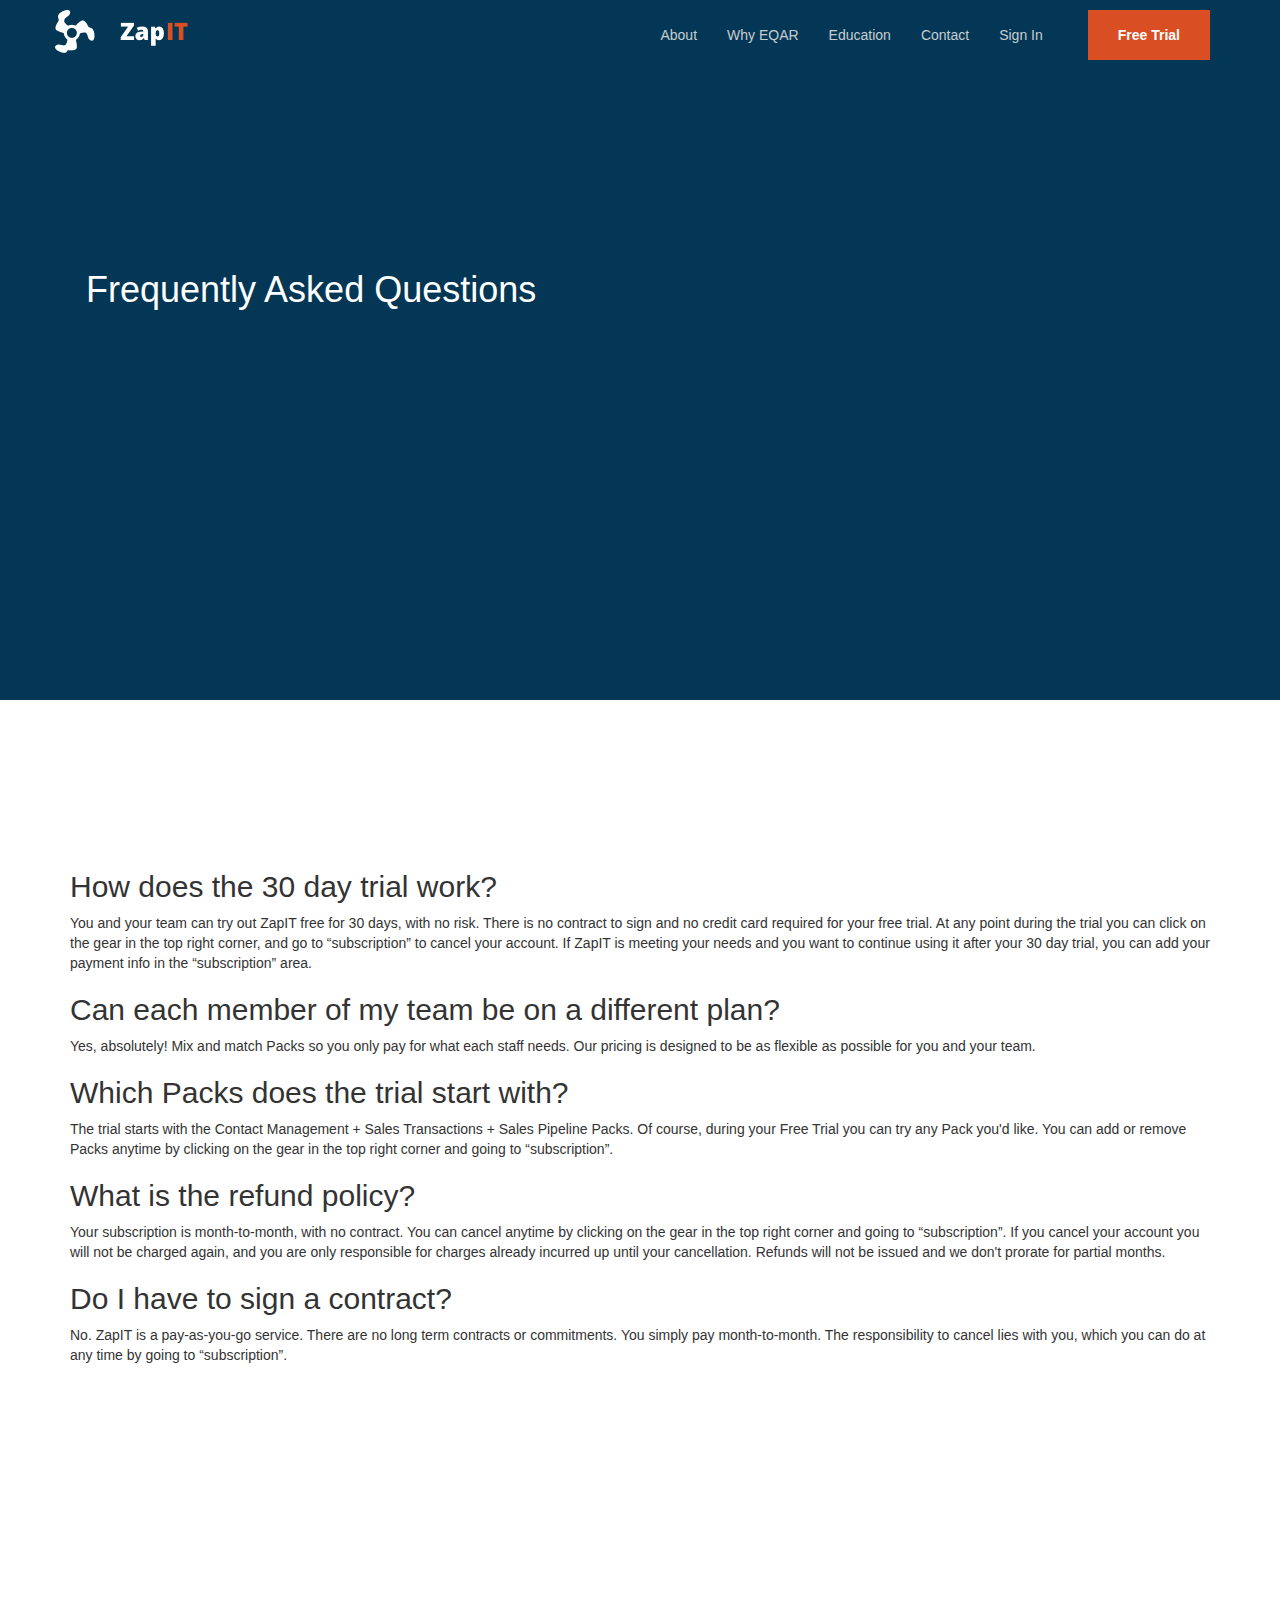
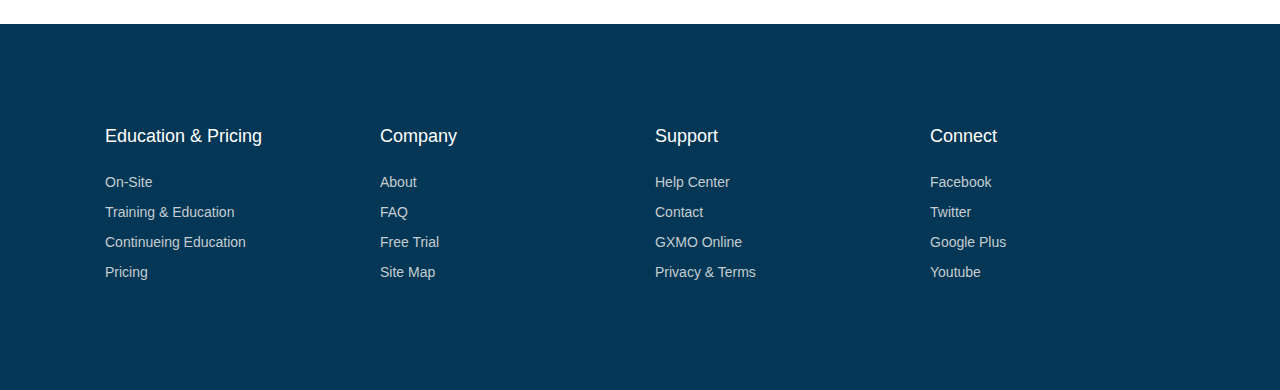
<file: faq.html>
<!DOCTYPE html>
<html lang="en">

<head>

    <meta charset="utf-8">
    <meta http-equiv="X-UA-Compatible" content="IE=edge">
    <meta name="viewport" content="width=device-width, initial-scale=1">
    <meta name="description" content="">
    <meta name="author" content="">

    <title>ZapIT Medical - Frequently Asked Questions</title>
    
    <link rel="icon" 
      type="image/png" 
      href="./images/favicon.png" />

    <!-- Bootstrap Core CSS -->
    
    <link href="css/bootstrap.min.css" rel="stylesheet">

    <!-- Custom CSS -->
    <link href="css/style.css" rel="stylesheet">


</head>

<body>

    <!-- Navigation -->
    
    <nav class="navbar navbar-inverse navbar-fixed-top" role="navigation">
        <div class="container">
            
            <!-- Brand and toggle get grouped for better mobile display -->
            
            <div class="navbar-header">
                <button type="button" class="navbar-toggle" data-toggle="collapse" data-target="#bs-example-navbar-collapse-1">
                    <span class="sr-only">Toggle navigation</span>
                    <span class="icon-bar"></span>
                    <span class="icon-bar"></span>
                    <span class="icon-bar"></span>
                </button>
                <a class="navbar-brand" href="index.html"></a>
            </div>
            
            <!-- Collect the nav links, forms, and other content for toggling -->
            
            <div class="collapse navbar-collapse" id="bs-example-navbar-collapse-1">
                <ul class="nav navbar-nav">
                    <li>
                        <a href="about.html">About</a>
                    </li>
                    <li>
                        <a href="eqar.html">Why EQAR</a>
                    </li>
                     <li>
                        <a href="training.html">Education</a>
                    </li>
                    <li>
                        <a href="contact.html">Contact</a>
                    </li>
                    <li>
                        <a href="signin.html">Sign In</a>
                    </li>
                    <li class="free-trail">
                        <a href="free-trial.html"><strong>Free Trial</strong></a>
                    </li>
                </ul>
            </div>
            <!-- /.navbar-collapse -->
        </div>
        <!-- /.container -->
    </nav>

    <div class="body-container">
        
    <!-- Image Background Page Header -->
        
    <header class="business-header">
        <div class="container">
            <div class="row">
                <div class="col-lg-6">
                    <h1 class="tagline">Frequently Asked Questions</h1>
                    
                </div>
                <div class="col-lg-6">
                    <div class="col-lg-12">
                        
                   
                   
             


                        </div>
</div>


            </div></div>
       
    </header>
    </div>

    <!-- Page Content -->

        <!-- /.row -->

      
        
         <div class="all-devices">
        
       <div class="container">
        <div class="row">
            <div class="col-sm-12">
       <h2 class="faq-section">How does the 30 day trial work?</h2>You and your team can try out ZapIT free for 30 days, with no risk. There is no contract to sign and no credit card required for your free trial. At any point during the trial you can click on the gear in the top right corner, and go to “subscription” to cancel your account. If ZapIT is meeting your needs and you want to continue using it after your 30 day trial, you can add your payment info in the “subscription” area.
                
                <h2 class="faq-section">Can each member of my team be on a different plan?</h2>Yes, absolutely! Mix and match Packs so you only pay for what each staff needs. Our pricing is designed to be as flexible as possible for you and your team.
                <h2 class="faq-section">Which Packs does the trial start with?</h2>The trial starts with the Contact Management + Sales Transactions + Sales Pipeline Packs. Of course, during your Free Trial you can try any Pack you'd like. You can add or remove Packs anytime by clicking on the gear in the top right corner and going to “subscription”.
                  <h2 class="faq-section">What is the refund policy?</h2>
Your subscription is month-to-month, with no contract. You can cancel anytime by clicking on the gear in the top right corner and going to “subscription”. If you cancel your account you will not be charged again, and you are only responsible for charges already incurred up until your cancellation. Refunds will not be issued and we don't prorate for partial months.
                <h2 class="faq-section">Do I have to sign a contract?</h2>
No. ZapIT is a pay-as-you-go service. There are no long term contracts or commitments. You simply pay month-to-month. The responsibility to cancel lies with you, which you can do at any time by going to “subscription”.
            </div>
        </div>
    </div>
    </div>
        
           <div class="one-app">
        
       <div class="container">
        <div class="row">
            <div class="col-sm-12">
                
                
            
            </div>
        </div>
    </div>
    </div>
        
        

        
        
        
        <!-- Footer -->
       <div id="footer">
<div class="container">
  <div class="row">
    
      <div class="col-sm-3">
        <div class="foot-header">
          Education & Pricing
        </div>
        <div class="foot-links">
          <a href="gxmo.html">On-Site</a>
          <a href="training.html">Training & Education</a>
          <a href="continueeducation.html">Continueing Education</a>
          <a href="pricing.html">Pricing</a>
        </div>
      </div><!--/col-sm-3-->
    <div class="col-sm-3">
      <div class="foot-header">Company</div>
      <div class="foot-links">
      	<a href="about.html">About</a>
        <a href="faq.html">FAQ</a>
        <a href="signup.html">Free Trial</a>
        <a href="sitemap.html">Site Map</a>
      </div>
    </div>
    <div class="col-sm-3">
      <div class="foot-header">
        Support
      </div>
      <div class="foot-links">
        <a href="http://support.zapitmedical.com/">Help Center</a>
        <a href="contact.html">Contact</a>
        <a href="gxmo.html">GXMO Online</a>
        <a href="privacy.html">Privacy & Terms</a>
          
      </div>
    </div><!--/col-sm-3-->
    <div class="col-sm-3">
     <div class="foot-header">
        Connect
      </div>
      <div class="foot-links">
        <a target="_blank" href="https://www.facebook.com/zapitmedical/">Facebook</a>
        <a target="_blank" href="https://twitter.com/zapitmedicalQA">Twitter</a>
        <a target="_blank" href="https://plus.google.com/111671215777701702546">Google Plus</a>
        <a target="_blank" href="https://www.youtube.com/channel/UCb47DOxc-OT7F-hAM6fEi6g">Youtube</a>
          
      </div>
    </div>
    
  	</div><!--/row-->
  <div class="row">
    <!--/row 2-->
    
  </div><!--/container-->
</div><!--/footer--></div>

    <!-- /.container -->

    <!-- jQuery -->
    <script src="js/jquery.js"></script>

    <!-- Bootstrap Core JavaScript -->
    <script src="js/bootstrap.min.js"></script>

</body>

</html>
</file>
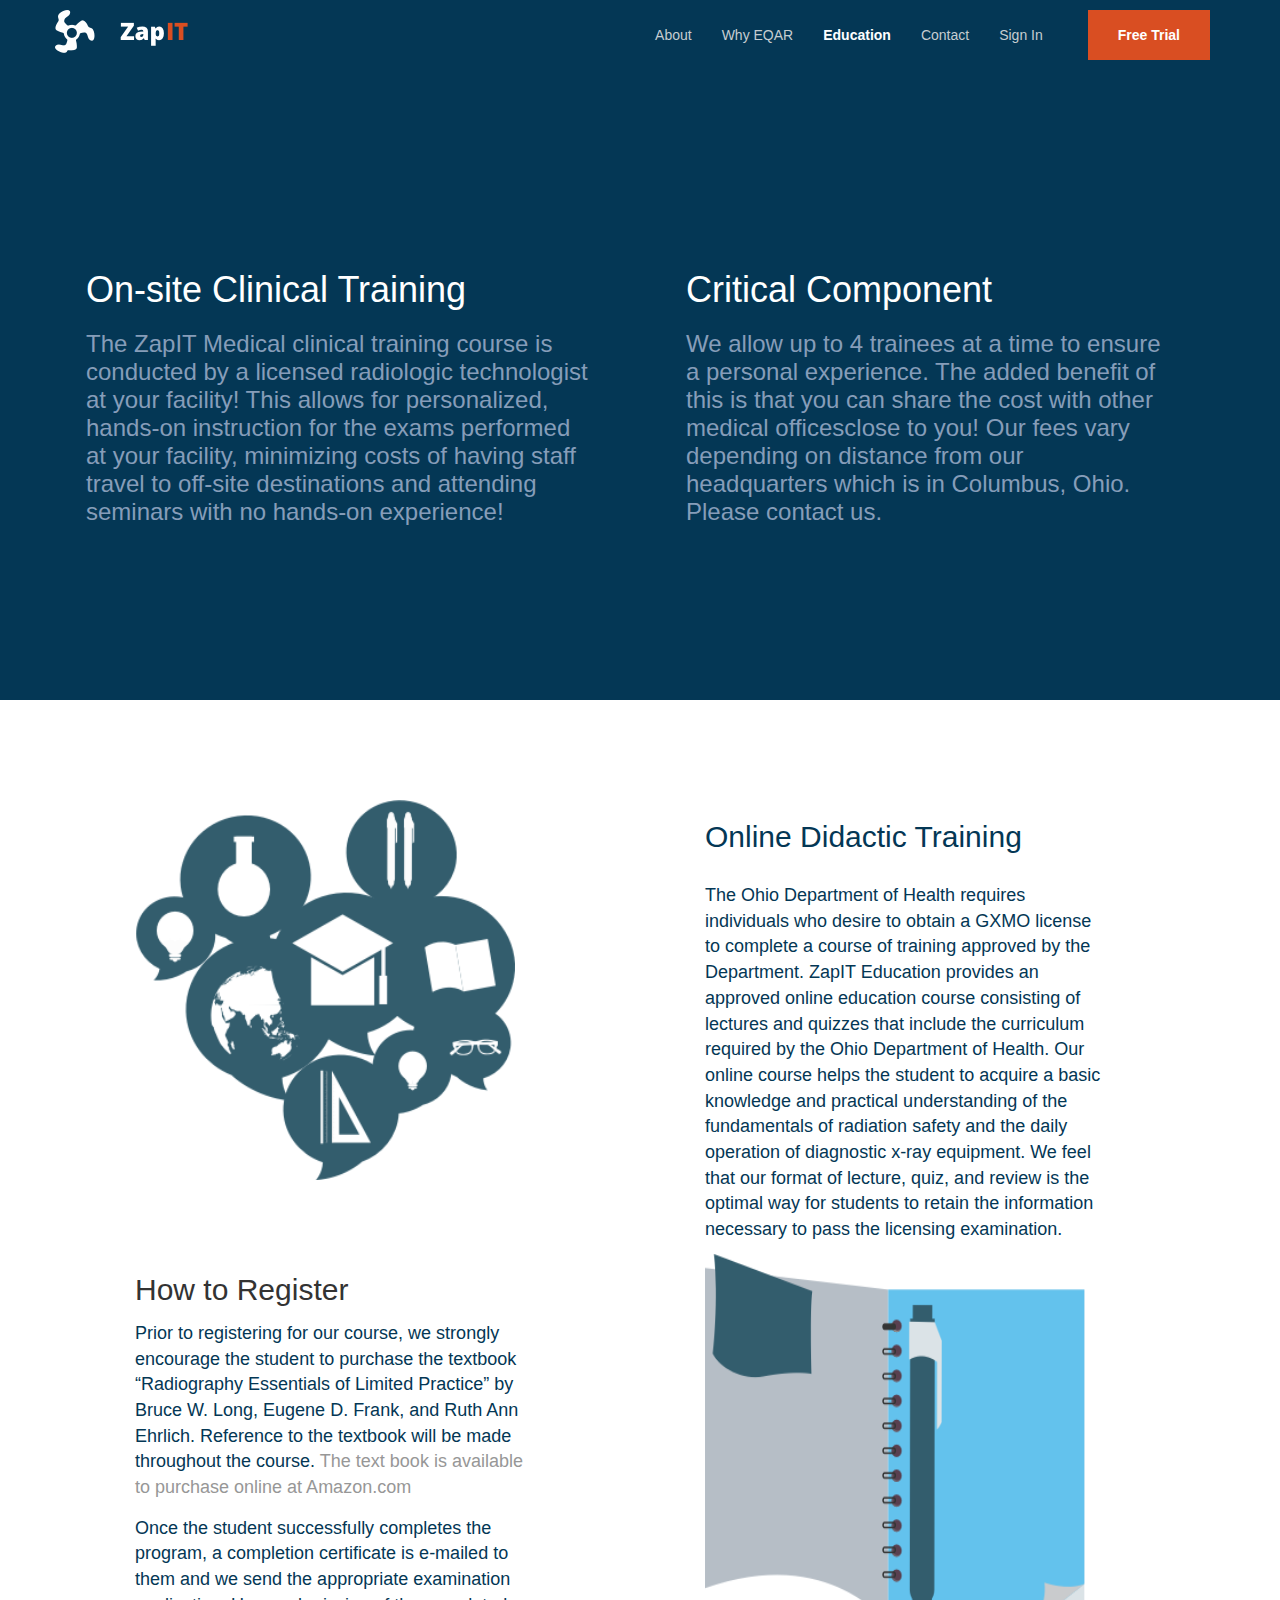
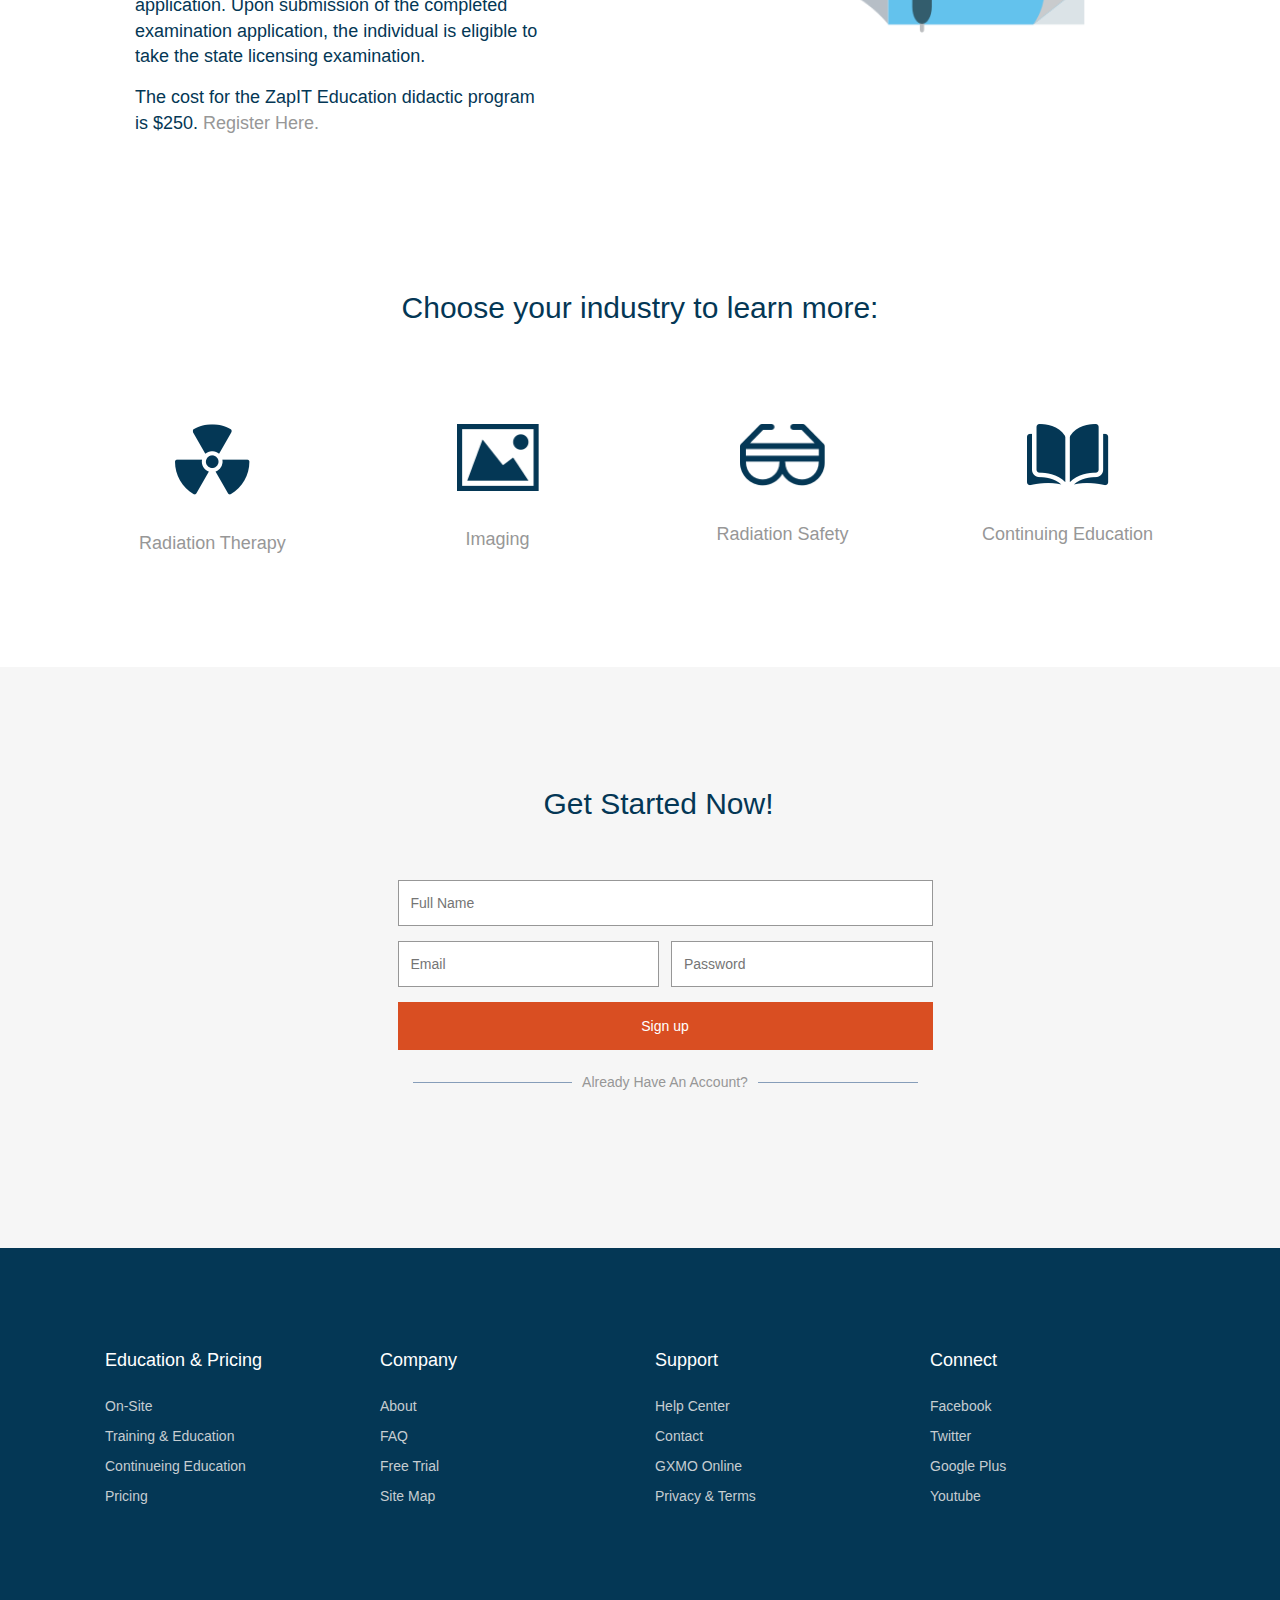
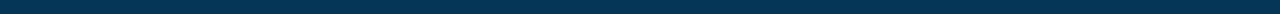
<file: gxmo.html>
<!DOCTYPE html>
<html lang="en">

<head>

    <meta charset="utf-8">
    <meta http-equiv="X-UA-Compatible" content="IE=edge">
    <meta name="viewport" content="width=device-width, initial-scale=1">
    <meta name="description" content="">
    <meta name="author" content="">

    <title>On-site Clinical Training</title>
    
     <link rel="icon" 
      type="image/png" 
      href="./images/favicon.png" />

    <!-- Bootstrap Core CSS -->
    
    <link href="css/bootstrap.min.css" rel="stylesheet">

    <!-- Custom CSS -->
    <link href="css/style.css" rel="stylesheet">


</head>

<body>

    <!-- Navigation -->
    
    <nav class="navbar navbar-inverse navbar-fixed-top" role="navigation">
        <div class="container">
            
            <!-- Brand and toggle get grouped for better mobile display -->
            
            <div class="navbar-header">
                <button type="button" class="navbar-toggle" data-toggle="collapse" data-target="#bs-example-navbar-collapse-1">
                    <span class="sr-only">Toggle navigation</span>
                    <span class="icon-bar"></span>
                    <span class="icon-bar"></span>
                    <span class="icon-bar"></span>
                </button>
                <a class="navbar-brand" href="index.html"></a>
            </div>
            
            <!-- Collect the nav links, forms, and other content for toggling -->
            
            <div class="collapse navbar-collapse" id="bs-example-navbar-collapse-1">
               <ul class="nav navbar-nav">
                    <li>
                        <a href="about.html">About</a>
                    </li>
                    <li>
                        <a href="eqar.html">Why EQAR</a>
                    </li>
                     <li>
                        <a href="training.html" class="active" >Education</a>
                    </li>
                    <li>
                        <a href="contact.html">Contact</a>
                    </li>
                    <li>
                        <a href="signin.html">Sign In</a>
                    </li>
                    <li class="free-trail">
                        <a href="free-trial.html"><strong>Free Trial</strong></a>
                    </li>
                </ul>
            </div>
            <!-- /.navbar-collapse -->
        </div>
        <!-- /.container -->
    </nav>

    <div class="body-container">
        
    <!-- Image Background Page Header -->
        
    <header class="business-header">
        <div class="container">
            <div class="row">
                <div class="col-lg-6">
                    <h1 class="tagline">On-site Clinical Training</h1>
                    <h4 class="subline">The ZapIT Medical clinical training course is conducted by a licensed radiologic technologist at your facility! This allows for personalized, hands-on instruction for the exams performed at your facility, minimizing costs of having staff travel to off-site destinations and attending seminars with no hands-on experience!</h4>
                </div>
                <div class="col-lg-6">
                    <div class="col-lg-12">
                   <h1 class="tagline">Critical Component </h1>
                             
<h4 class="subline">                 
We allow up to 4 trainees at a time to ensure a personal experience. The added benefit of this is that you can share the cost with other medical officesclose to you! Our fees vary depending on distance from our headquarters which is in Columbus, Ohio.
Please contact us.</h4> 
              
                 
                        </div>
</div>


            </div>
        </div>

    </header>

    <!-- Page Content -->
   
        <!-- /.row -->


         <div class="about-divider">
        
       <div class="container">
        <div class="row">
            <div class="col-sm-12">
                <div class="col-sm-6">
                <img src="./images/education.png" alt="book and pencil" style="width:380px;height:380px;">
                </div>
                <div class="col-sm-6">
                    <h2 class="devices">Online Didactic Training</h2>
                             
<p class="devices-all">                   
The Ohio Department of Health requires individuals who desire to obtain a GXMO license to complete a course of training approved by the Department. ZapIT Education provides an approved online education course consisting of lectures and quizzes that include the curriculum required by the Ohio Department of Health. Our online course helps the student to acquire a basic knowledge and practical understanding of the fundamentals of radiation safety and the daily operation of diagnostic x-ray equipment.  We feel that our format of lecture, quiz, and review is the optimal way for students to retain the information necessary to pass the licensing examination.</p> 
                            
                </div>
                
                  <div class="col-sm-6">
                 <h2 class="register-header">How to Register</h2>
                           
                           
                           <p class="devices-all">                   
Prior to registering for our course, we strongly encourage the student to purchase the textbook “Radiography Essentials of Limited Practice” by Bruce W. Long, Eugene D. Frank, and Ruth Ann Ehrlich. Reference to the textbook will be made throughout the course. <a href="#">The text book is available to purchase online at Amazon.com</a></p>

<p class="devices-all">  Once the student successfully completes the program, a completion certificate is e-mailed to them and we send the appropriate examination application. Upon submission of the completed examination application, the individual is eligible to take the state licensing examination.</p>
                      
                      <p class="devices-all">  The cost for the ZapIT Education didactic program is $250. <a href="#">Register Here.</a></p>

                           
                </div>
                <div class="col-sm-6">
                    <div class="register-header">
                             
<img src="./images/education-2.png" alt="book and pencil" style="width:380px;height:380px;">
                            </div>
                </div>
            
            </div>
        </div>
    </div>
    </div>
        
        <div class="industrysection-white">
        
       <div class="container">
        <div class="row">
            <div class="col-sm-12">
                <h2 class="chooseindustry">Choose your industry to learn more:</h2>
                <div class="industry-categories">
                    <a class="choose" href="radiationtherapy.html">
                <div class="col-sm-3">
                <p><img src="./images/radiation-therapy.png" alt="Radiation Therapy" style="width:75px;height:71px;"></p>
                    <br />
                <p>Radiation Therapy</p>
                        </div></a>
                    <a class="choose" href="imaging.html">
                <div class="col-sm-3">
                    <p><img src="./images/images.png" alt="Radiation Therapy" style="width:82px;height:67px;"></p>
                    <br />
                Imaging
                        </div></a>
                    <a class="choose" href="radiationsafety.html">
                <div class="col-sm-3">
                    <p><img src="./images/radiation-safety.png" alt="Radiation Therapy" style="width:85px;height:62px;"></p>
                    <br />
                Radiation Safety 
                        </div></a>
                    <a class="choose" href="training.html">
                <div class="col-sm-3">
                    <p><img src="./images/continue-education.png" alt="Radiation Therapy" style="width:82px;height:62px;"></p>
                    <br />
                Continuing Education
                        </div></a>
           </div>
            </div>
        </div>
    </div>
    </div>
        

          <div class="sign-up-footer">
        
       <div class="container">
           <div class="row">
           <div class="col-sm-12" style="padding: 0px;">
           <h2 class="sign-up-header">Get Started Now!</h2>
           </div>
           </div>
        <div class="row">
            
                <div class="formfooter">
                
                   <form class="form-free-trial" role="form">
                        
                

                        
    <div class="form-group-two">
        <input type="text" class="form-control-footer" id="firstname" placeholder="Full Name" required>
      
                        </div>

                        
                        <div class="col-sm-6" style="padding: 0px 6px 0px 0px;">
    <div class="form-group">
        <input type="email" class="form-control-footer" id="email" placeholder="Email" required>
      </div>
                            </div>
                        

                       <div class="col-sm-6" style="padding: 0px 0px 0px 6px;">
    <div class="form-group">
        <input type="password" class="form-control-footer" id="password" placeholder="Password" required>
      </div>
                            </div>
                        
             


    <div class="form-group">
        <button type="submit" class="btn btn-default">Sign up</button>
      </div>
                        
                        <div class="col-lg-12">
                            <h5><span  class="line-center"><a class="bottom-sign-up" href="#">Already Have An Account?</a></span></h5>
                        </div>



  </form>
            </div>
           </div>
            
            </div>
        </div>
        
        
        
        
        <!-- Footer -->
        
       <div id="footer">
<div class="container">
  <div class="row">
    
      <div class="col-sm-3">
        <div class="foot-header">
          Education & Pricing
        </div>
        <div class="foot-links">
          <a href="gxmo.html">On-Site</a>
          <a href="training.html">Training & Education</a>
          <a href="continueeducation.html">Continueing Education</a>
          <a href="pricing.html">Pricing</a>
        </div>
      </div><!--/col-sm-3-->
    <div class="col-sm-3">
      <div class="foot-header">Company</div>
      <div class="foot-links">
      	<a href="about.html">About</a>
        <a href="faq.html">FAQ</a>
        <a href="signup.html">Free Trial</a>
        <a href="sitemap.html">Site Map</a>
      </div>
    </div>
    <div class="col-sm-3">
      <div class="foot-header">
        Support
      </div>
      <div class="foot-links">
        <a href="http://support.zapitmedical.com/">Help Center</a>
        <a href="contact.html">Contact</a>
        <a href="gxmo.html">GXMO Online</a>
        <a href="privacy.html">Privacy & Terms</a>
          
      </div>
    </div><!--/col-sm-3-->
    <div class="col-sm-3">
     <div class="foot-header">
        Connect
      </div>
      <div class="foot-links">
        <a target="_blank" href="https://www.facebook.com/zapitmedical/">Facebook</a>
        <a target="_blank" href="https://twitter.com/zapitmedicalQA">Twitter</a>
        <a target="_blank" href="https://plus.google.com/111671215777701702546">Google Plus</a>
        <a target="_blank" href="https://www.youtube.com/channel/UCb47DOxc-OT7F-hAM6fEi6g">Youtube</a>
          
      </div>
    </div>
    
  	</div><!--/row-->
  <div class="row">
    <!--/row 2-->
    
  </div><!--/container-->
</div><!--/footer--></div>

    </div>


    <!-- /.container -->

    <!-- jQuery -->
    <script src="js/jquery.js"></script>

    <!-- Bootstrap Core JavaScript -->
    <script src="js/bootstrap.min.js"></script>

</body>

</html>
</file>
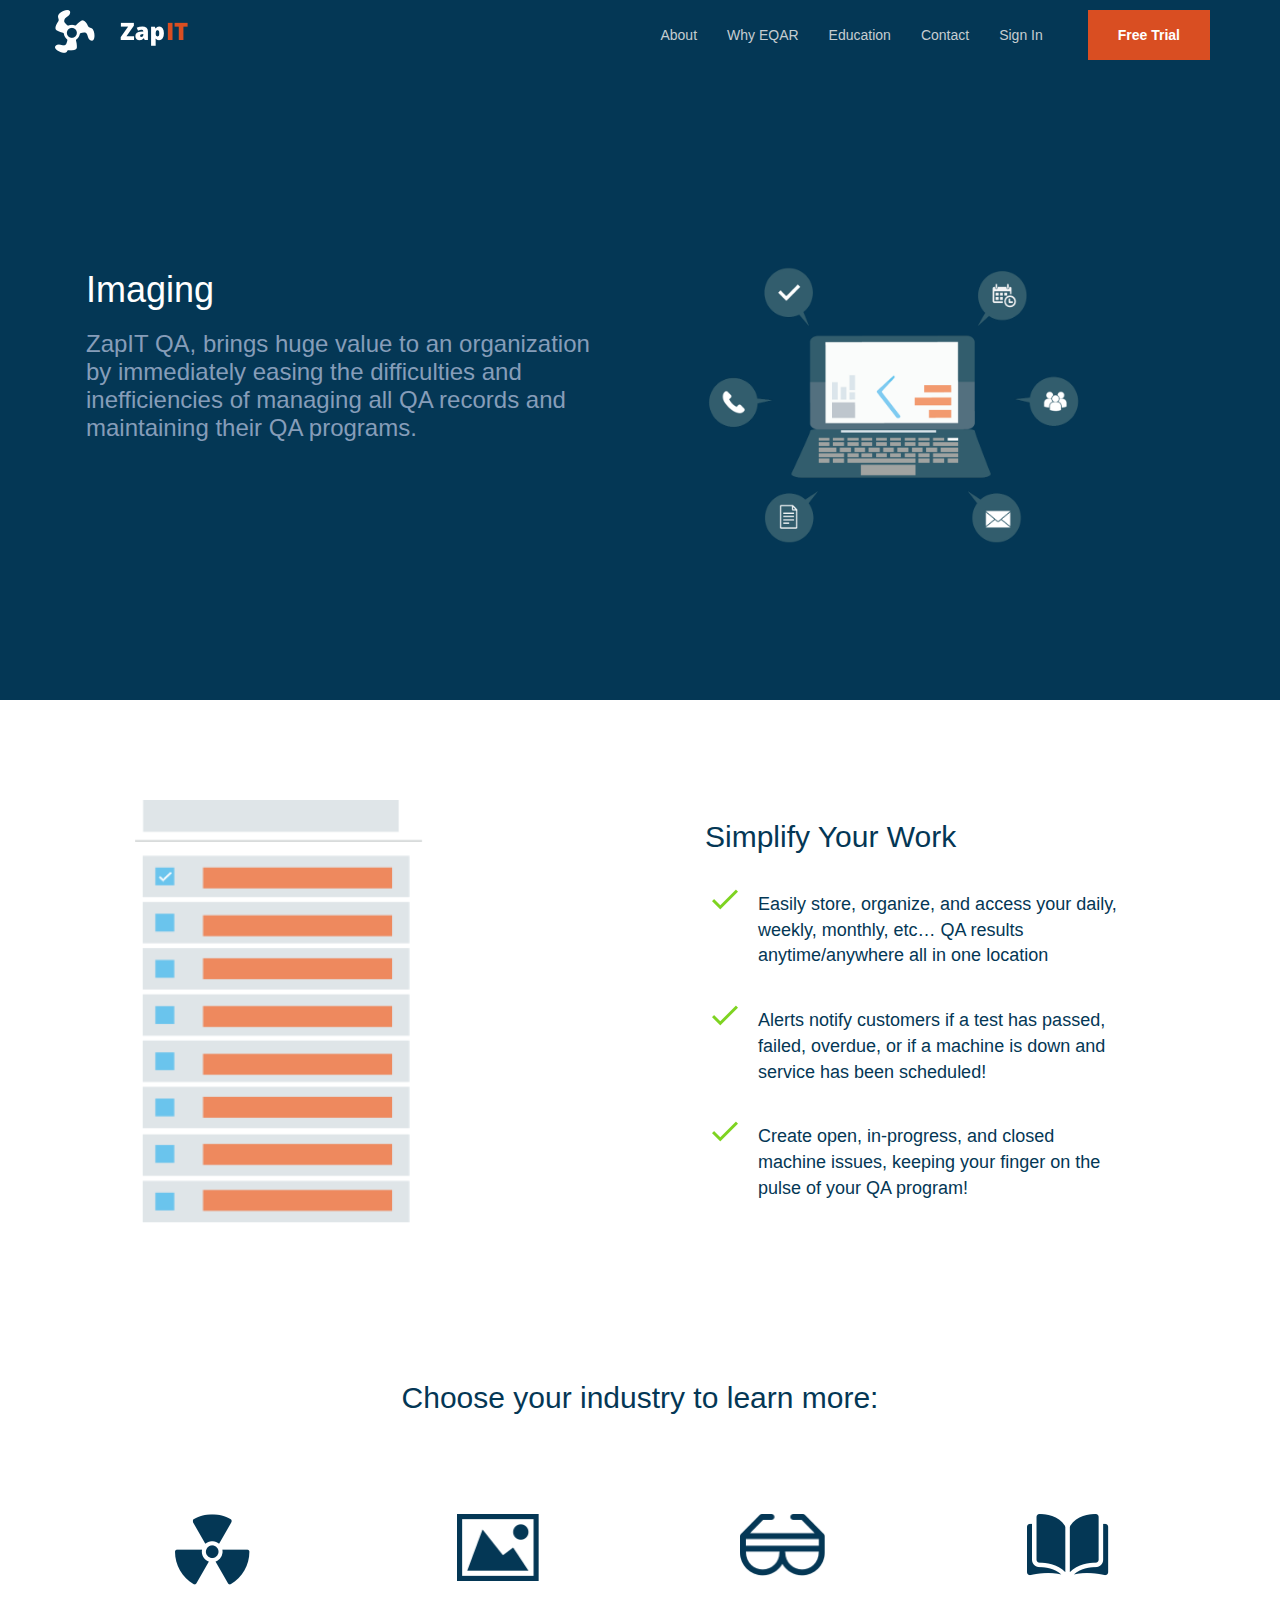
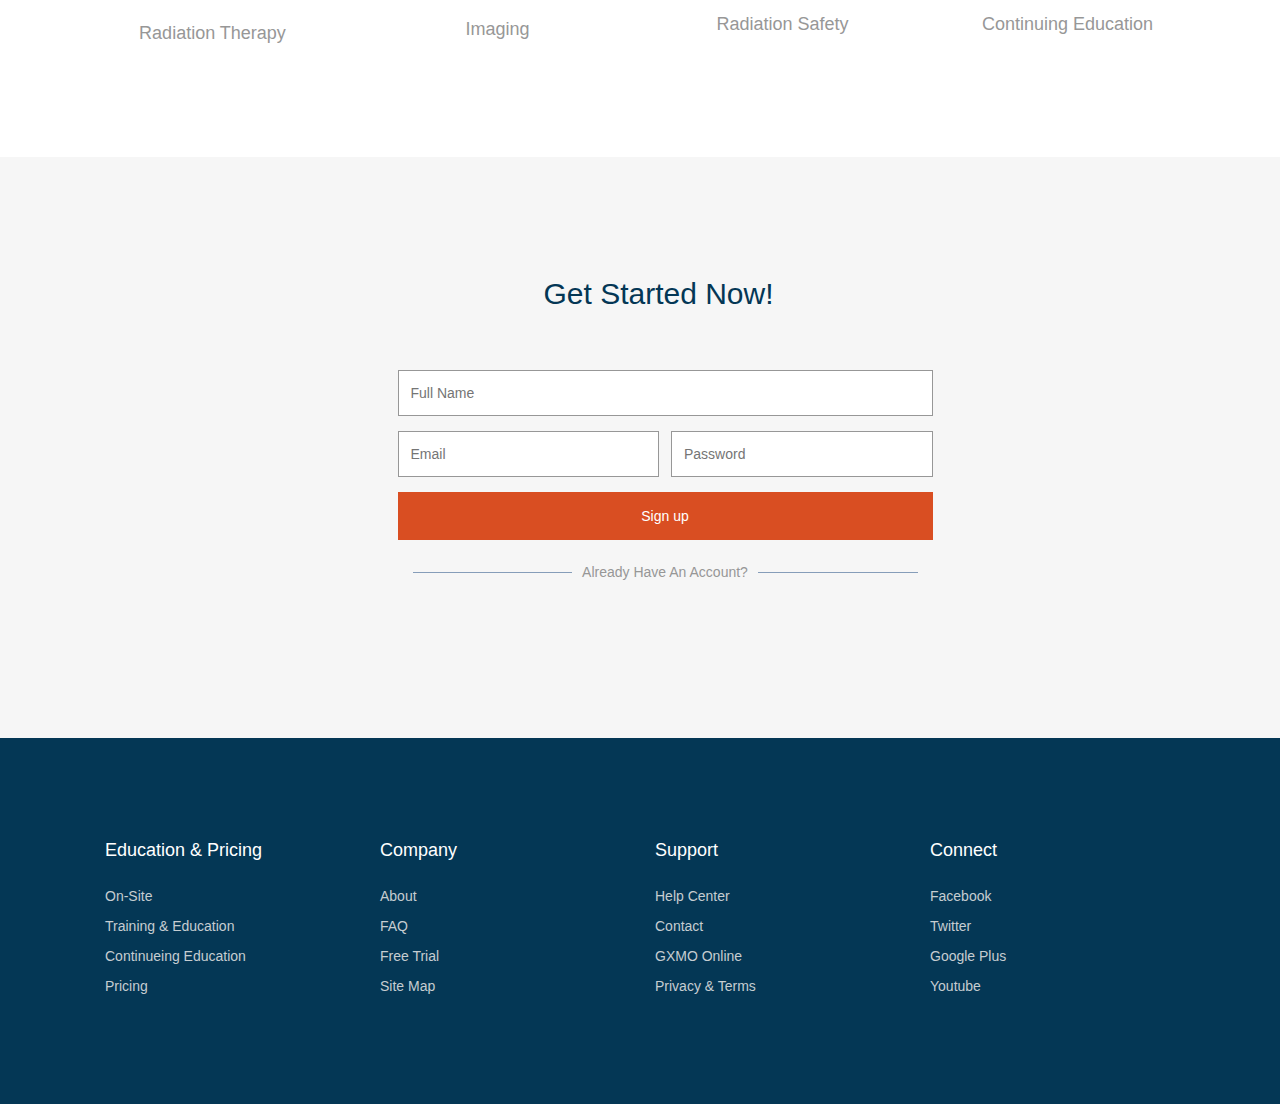
<file: imaging.html>
<!DOCTYPE html>
<html lang="en">

<head>

    <meta charset="utf-8">
    <meta http-equiv="X-UA-Compatible" content="IE=edge">
    <meta name="viewport" content="width=device-width, initial-scale=1">
    <meta name="description" content="">
    <meta name="author" content="">

    <title>ZapIT Medical - Imaging</title>
    
     <link rel="icon" 
      type="image/png" 
      href="./images/favicon.png" />

    <!-- Bootstrap Core CSS -->
    
    <link href="css/bootstrap.min.css" rel="stylesheet">

    <!-- Custom CSS -->
    <link href="css/style.css" rel="stylesheet">


</head>

<body>

    <!-- Navigation -->
    
    <nav class="navbar navbar-inverse navbar-fixed-top" role="navigation">
        <div class="container">
            
            <!-- Brand and toggle get grouped for better mobile display -->
            
            <div class="navbar-header">
                <button type="button" class="navbar-toggle" data-toggle="collapse" data-target="#bs-example-navbar-collapse-1">
                    <span class="sr-only">Toggle navigation</span>
                    <span class="icon-bar"></span>
                    <span class="icon-bar"></span>
                    <span class="icon-bar"></span>
                </button>
                <a class="navbar-brand" href="index.html"></a>
            </div>
            
            <!-- Collect the nav links, forms, and other content for toggling -->
            
            <div class="collapse navbar-collapse" id="bs-example-navbar-collapse-1">
             <ul class="nav navbar-nav">
                    <li>
                        <a href="about.html">About</a>
                    </li>
                    <li>
                        <a href="eqar.html">Why EQAR</a>
                    </li>
                     <li>
                        <a href="training.html">Education</a>
                    </li>
                    <li>
                        <a href="contact.html">Contact</a>
                    </li>
                    <li>
                        <a href="signin.html">Sign In</a>
                    </li>
                    <li class="free-trail">
                        <a href="free-trial.html"><strong>Free Trial</strong></a>
                    </li>
                </ul>
            </div>
            <!-- /.navbar-collapse -->
        </div>
        <!-- /.container -->
    </nav>

    <div class="body-container">
        
    <!-- Image Background Page Header -->
        
    <header class="business-header">
        <div class="container">
            <div class="row">
                <div class="col-lg-6">
                    <h1 class="tagline">Imaging</h1>
                    <h4 class="subline">ZapIT QA, brings huge value to an organization by immediately easing the difficulties and inefficiencies of managing all QA records and maintaining their QA programs.</h4>
                </div>
                <div class="col-lg-6">
                    <div class="col-lg-12">
                    <p class="start-trail"><img src="./images/laptop.png" alt="Radiation Therapy" style="width:415px;height:340px;"></p>
                        <div class="form-header">
                 
                        </div>
</div>


            </div>
        </div>
        </div>
    </header>

    <!-- Page Content -->
   
        <!-- /.row -->


         <div class="about-divider">
        
       <div class="container">
        <div class="row">
            <div class="col-sm-12">
                <div class="col-sm-6">
                <img src="./images/checklist-graphic.png" alt="Paper checklist graphic" style="width:288px;height:423px; text-align: center;">
                </div>
                <div class="col-sm-6">
                    <h2 class="devices">Simplify Your Work</h2>
                   
 <ul class="checklist">
                    <li class="devices-info">
                     Easily store, organize, and access your daily, weekly, monthly, etc… QA results anytime/anywhere all in one location
                    </li>
                    <li class="devices-info">
                     Alerts notify customers if a test has passed, failed, overdue, or if a machine is down and service has been scheduled!
                    </li>
                     <li class="devices-info">
                     Create open, in-progress, and closed machine issues, keeping your finger on the pulse of your QA program!
                    </li>
                    
                </ul>
                    
                    
                </div>
            
            </div>
        </div>
    </div>
    </div>
        
        <div class="industrysection-white">
        
       <div class="container">
        <div class="row">
            <div class="col-sm-12">
                <h2 class="chooseindustry">Choose your industry to learn more:</h2>
                <div class="industry-categories">
                    <a class="choose" href="radiationtherapy.html">
                <div class="col-sm-3">
                <p><img src="./images/radiation-therapy.png" alt="Radiation Therapy" style="width:75px;height:71px;"></p>
                    <br />
                <p>Radiation Therapy</p>
                        </div></a>
                    <a class="choose" href="#">
                <div class="col-sm-3">
                    <p><img src="./images/images.png" alt="Radiation Therapy" style="width:82px;height:67px;"></p>
                    <br />
                Imaging
                        </div></a>
                    <a class="choose" href="radiationsafety.html">
                <div class="col-sm-3">
                    <p><img src="./images/radiation-safety.png" alt="Radiation Therapy" style="width:85px;height:62px;"></p>
                    <br />
                Radiation Safety 
                        </div></a>
                    <a class="choose" href="training.html">
                <div class="col-sm-3">
                    <p><img src="./images/continue-education.png" alt="Radiation Therapy" style="width:82px;height:62px;"></p>
                    <br />
                Continuing Education
                        </div></a>
           </div>
            </div>
        </div>
    </div>
    </div>
        

        <div class="sign-up-footer">
        
       <div class="container">
           <div class="row">
           <div class="col-sm-12" style="padding: 0px;">
           <h2 class="sign-up-header">Get Started Now!</h2>
           </div>
           </div>
        <div class="row">
            
                <div class="formfooter">
                
                   <form class="form-free-trial" role="form">
                        
                

                        
    <div class="form-group-two">
        <input type="text" class="form-control-footer" id="firstname" placeholder="Full Name" required>
      
                        </div>

                        
                        <div class="col-sm-6" style="padding: 0px 6px 0px 0px;">
    <div class="form-group">
        <input type="email" class="form-control-footer" id="email" placeholder="Email" required>
      </div>
                            </div>
                        

                       <div class="col-sm-6" style="padding: 0px 0px 0px 6px;">
    <div class="form-group">
        <input type="password" class="form-control-footer" id="password" placeholder="Password" required>
      </div>
                            </div>
                        
             


    <div class="form-group">
        <button type="submit" class="btn btn-default">Sign up</button>
      </div>
                        
                        <div class="col-lg-12">
                            <h5><span  class="line-center"><a class="bottom-sign-up" href="#">Already Have An Account?</a></span></h5>
                        </div>



  </form>
            </div>
           </div>
            
            </div>
        </div>
    </div>
        
        
        
        
        <!-- Footer -->
        
       <div id="footer">
<div class="container">
  <div class="row">
    
      <div class="col-sm-3">
        <div class="foot-header">
          Education & Pricing
        </div>
        <div class="foot-links">
          <a href="gxmo.html">On-Site</a>
          <a href="training.html">Training & Education</a>
          <a href="continueeducation.html">Continueing Education</a>
          <a href="pricing.html">Pricing</a>
        </div>
      </div><!--/col-sm-3-->
    <div class="col-sm-3">
      <div class="foot-header">Company</div>
      <div class="foot-links">
      	<a href="about.html">About</a>
        <a href="faq.html">FAQ</a>
        <a href="signup.html">Free Trial</a>
        <a href="sitemap.html">Site Map</a>
      </div>
    </div>
    <div class="col-sm-3">
      <div class="foot-header">
        Support
      </div>
      <div class="foot-links">
        <a href="http://support.zapitmedical.com/">Help Center</a>
        <a href="contact.html">Contact</a>
        <a href="gxmo.html">GXMO Online</a>
        <a href="privacy.html">Privacy & Terms</a>
          
      </div>
    </div><!--/col-sm-3-->
    <div class="col-sm-3">
     <div class="foot-header">
        Connect
      </div>
      <div class="foot-links">
        <a target="_blank" href="https://www.facebook.com/zapitmedical/">Facebook</a>
        <a target="_blank" href="https://twitter.com/zapitmedicalQA">Twitter</a>
        <a target="_blank" href="https://plus.google.com/111671215777701702546">Google Plus</a>
        <a target="_blank" href="https://www.youtube.com/channel/UCb47DOxc-OT7F-hAM6fEi6g">Youtube</a>
          
      </div>
    </div>
    
  	</div><!--/row-->
  <div class="row">
    <!--/row 2-->
    
  </div><!--/container-->
</div><!--/footer--></div>



    <!-- /.container -->

    <!-- jQuery -->
    <script src="js/jquery.js"></script>

    <!-- Bootstrap Core JavaScript -->
    <script src="js/bootstrap.min.js"></script>

</body>

</html>
</file>
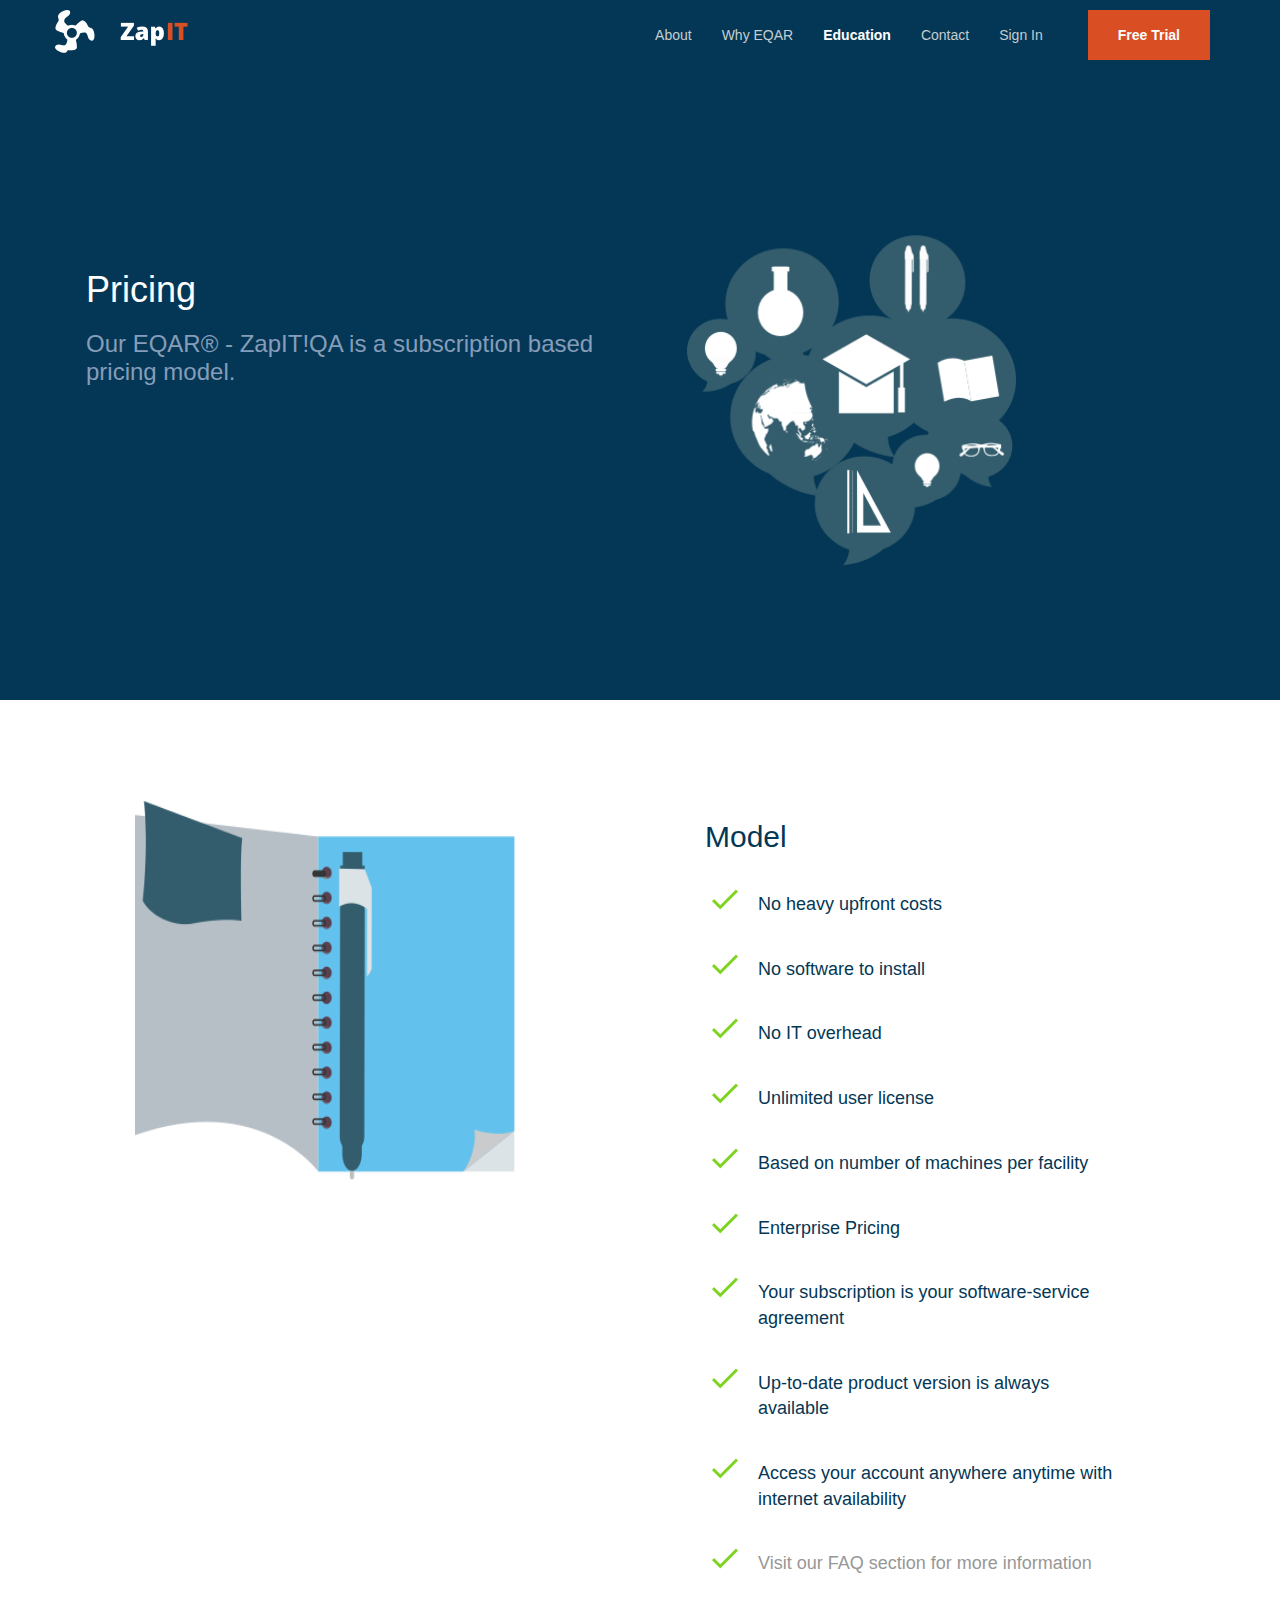
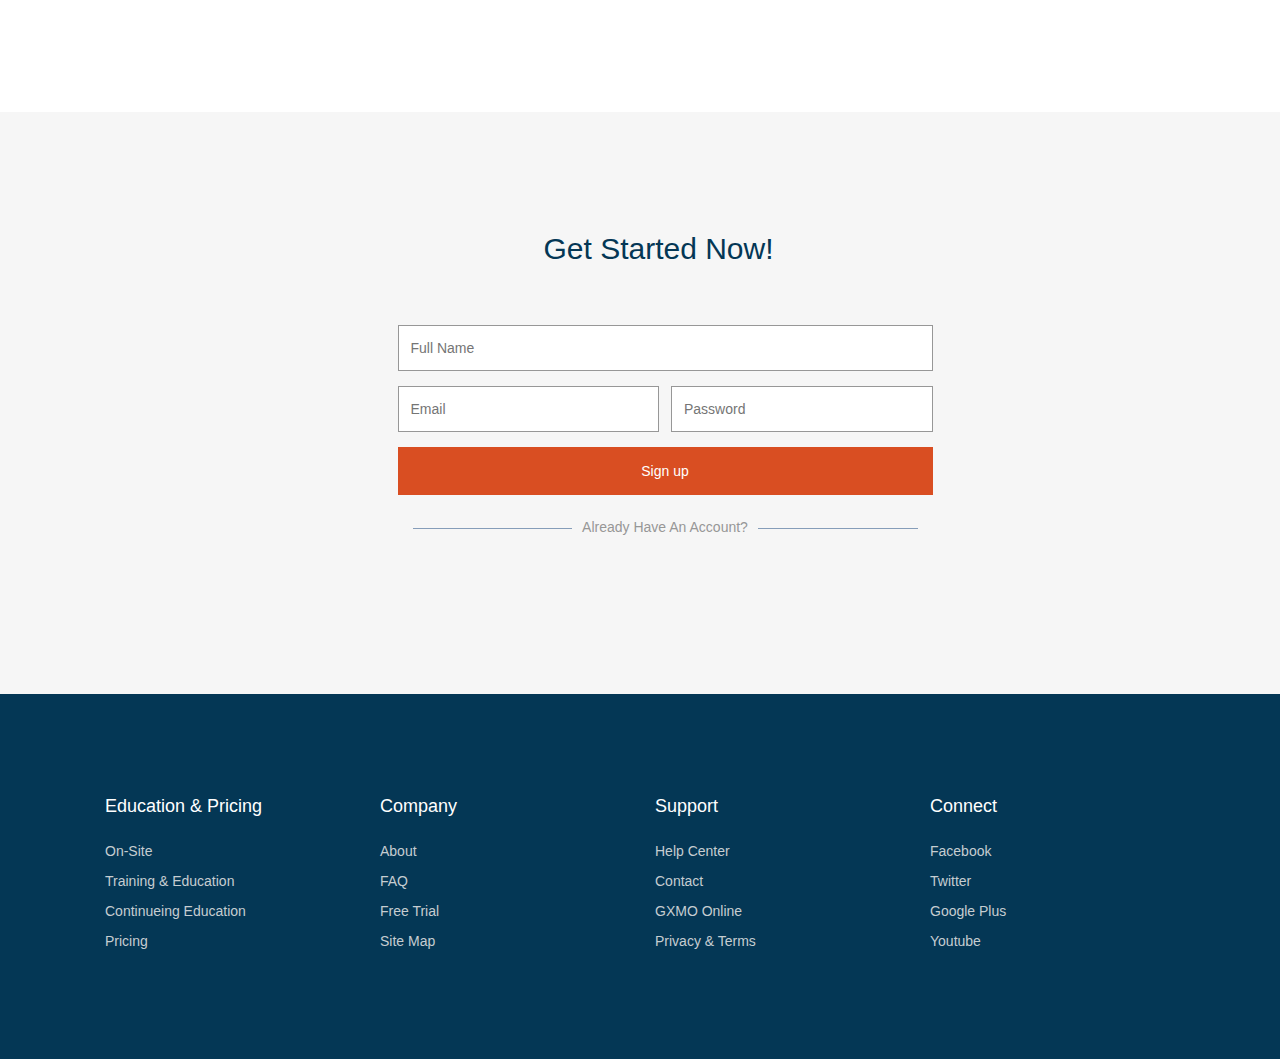
<file: pricing.html>
<!DOCTYPE html>
<html lang="en">

<head>

    <meta charset="utf-8">
    <meta http-equiv="X-UA-Compatible" content="IE=edge">
    <meta name="viewport" content="width=device-width, initial-scale=1">
    <meta name="description" content="">
    <meta name="author" content="">

    <title>ZapIT Medical - Pricing</title>
    
     <link rel="icon" 
      type="image/png" 
      href="./images/favicon.png" />

    <!-- Bootstrap Core CSS -->
    
    <link href="css/bootstrap.min.css" rel="stylesheet">

    <!-- Custom CSS -->
    <link href="css/style.css" rel="stylesheet">


</head>

<body>

    <!-- Navigation -->
    
    <nav class="navbar navbar-inverse navbar-fixed-top" role="navigation">
        <div class="container">
            
            <!-- Brand and toggle get grouped for better mobile display -->
            
            <div class="navbar-header">
                <button type="button" class="navbar-toggle" data-toggle="collapse" data-target="#bs-example-navbar-collapse-1">
                    <span class="sr-only">Toggle navigation</span>
                    <span class="icon-bar"></span>
                    <span class="icon-bar"></span>
                    <span class="icon-bar"></span>
                </button>
                <a class="navbar-brand" href="index.html"></a>
            </div>
            
            <!-- Collect the nav links, forms, and other content for toggling -->
            
            <div class="collapse navbar-collapse" id="bs-example-navbar-collapse-1">
               <ul class="nav navbar-nav">
                    <li>
                        <a href="about.html">About</a>
                    </li>
                    <li>
                        <a href="eqar.html">Why EQAR</a>
                    </li>
                     <li>
                        <a href="training.html" class="active" >Education</a>
                    </li>
                    <li>
                        <a href="contact.html">Contact</a>
                    </li>
                    <li>
                        <a href="signin.html">Sign In</a>
                    </li>
                    <li class="free-trail">
                        <a href="free-trial.html"><strong>Free Trial</strong></a>
                    </li>
                </ul>
            </div>
            <!-- /.navbar-collapse -->
        </div>
        <!-- /.container -->
    </nav>

    <div class="body-container">
        
    <!-- Image Background Page Header -->
        
    <header class="business-header">
        <div class="container">
            <div class="row">
                <div class="col-lg-6">
                    <h1 class="tagline">Pricing</h1>
                    <h4 class="subline">Our EQAR® - ZapIT!QA is a subscription based pricing model.</h4>
                </div>
                <div class="col-lg-6">
                    <div class="col-lg-12">
                   <p class="start-trail"><img src="./images/education.png" alt="Pie Chart" style="width:330px;height:330px;"></p>
                        <div class="form-header">
                 
                        </div>
</div>


            </div>
        </div>
        </div>
    </header>

    <!-- Page Content -->
   
        <!-- /.row -->


         <div class="about-divider">
        
       <div class="container">
        <div class="row">
            <div class="col-sm-12">
                <div class="col-sm-6">
                <img src="./images/education-2.png" alt="book and pencil" style="width:380px;height:380px;">
                </div>
                <div class="col-sm-6">
                    <h2 class="devices">Model</h2>
                             
                     <ul class="checklist">
                    <li class="devices-info">
No heavy upfront costs
                    </li>
                    <li class="devices-info">
No software to install
                    </li>
                     <li class="devices-info">
No IT overhead
                    </li>
                    <li class="devices-info">
Unlimited user license
                    </li>
                         <li class="devices-info">
Based on number of machines per facility
                    </li>
    <li class="devices-info">
Enterprise Pricing
                    </li>
                         <li class="devices-info">
Your subscription is your software-service agreement
                    </li>
                         <li class="devices-info">
Up-to-date product version is always available 
                    </li>
                         <li class="devices-info">
Access your account anywhere anytime with internet availability 
                    </li>
                         <li class="devices-info">
<a href="faq.html">Visit our FAQ section for more information</a>
                    </li>
                    
                </ul>



                    
                    
                </div>
            
            </div>
        </div>
    </div>
    </div>
        
       
        

          <div class="sign-up-footer">
        
       <div class="container">
           <div class="row">
           <div class="col-sm-12" style="padding: 0px;">
           <h2 class="sign-up-header">Get Started Now!</h2>
           </div>
           </div>
        <div class="row">
            
                <div class="formfooter">
                
                   <form class="form-free-trial" role="form">
                        
                

                        
    <div class="form-group-two">
        <input type="text" class="form-control-footer" id="firstname" placeholder="Full Name" required>
      
                        </div>

                        
                        <div class="col-sm-6" style="padding: 0px 6px 0px 0px;">
    <div class="form-group">
        <input type="email" class="form-control-footer" id="email" placeholder="Email" required>
      </div>
                            </div>
                        

                       <div class="col-sm-6" style="padding: 0px 0px 0px 6px;">
    <div class="form-group">
        <input type="password" class="form-control-footer" id="password" placeholder="Password" required>
      </div>
                            </div>
                        
             


    <div class="form-group">
        <button type="submit" class="btn btn-default">Sign up</button>
      </div>
                        
                        <div class="col-lg-12">
                            <h5><span  class="line-center"><a class="bottom-sign-up" href="#">Already Have An Account?</a></span></h5>
                        </div>



  </form>
            </div>
           </div>
            
            </div>
        </div>
        
        
        
        
        <!-- Footer -->
        
       <div id="footer">
<div class="container">
  <div class="row">
    
      <div class="col-sm-3">
       <div class="foot-header">
          Education & Pricing
        </div>
        <div class="foot-links">
          <a href="gxmo.html">On-Site</a>
          <a href="training.html">Training & Education</a>
          <a href="continueeducation.html">Continueing Education</a>
          <a href="pricing.html">Pricing</a>
        </div>
      </div><!--/col-sm-3-->
    <div class="col-sm-3">
      <div class="foot-header">Company</div>
      <div class="foot-links">
      	<a href="about.html">About</a>
        <a href="faq.html">FAQ</a>
        <a href="signup.html">Free Trial</a>
        <a href="sitemap.html">Site Map</a>
      </div>
    </div>
    <div class="col-sm-3">
      <div class="foot-header">
        Support
      </div>
      <div class="foot-links">
        <a href="http://support.zapitmedical.com/">Help Center</a>
        <a href="contact.html">Contact</a>
        <a href="gxmo.html">GXMO Online</a>
        <a href="privacy.html">Privacy & Terms</a>
          
      </div>
    </div><!--/col-sm-3-->
    <div class="col-sm-3">
     <div class="foot-header">
        Connect
      </div>
      <div class="foot-links">
        <a target="_blank" href="https://www.facebook.com/zapitmedical/">Facebook</a>
        <a target="_blank" href="https://twitter.com/zapitmedicalQA">Twitter</a>
        <a target="_blank" href="https://plus.google.com/111671215777701702546">Google Plus</a>
        <a target="_blank" href="https://www.youtube.com/channel/UCb47DOxc-OT7F-hAM6fEi6g">Youtube</a>
          
      </div>
    </div>
    
  	</div><!--/row-->
  <div class="row">
    <!--/row 2-->
    
  </div><!--/container-->
</div><!--/footer--></div>

    </div>


    <!-- /.container -->

    <!-- jQuery -->
    <script src="js/jquery.js"></script>

    <!-- Bootstrap Core JavaScript -->
    <script src="js/bootstrap.min.js"></script>

</body>

</html>
</file>
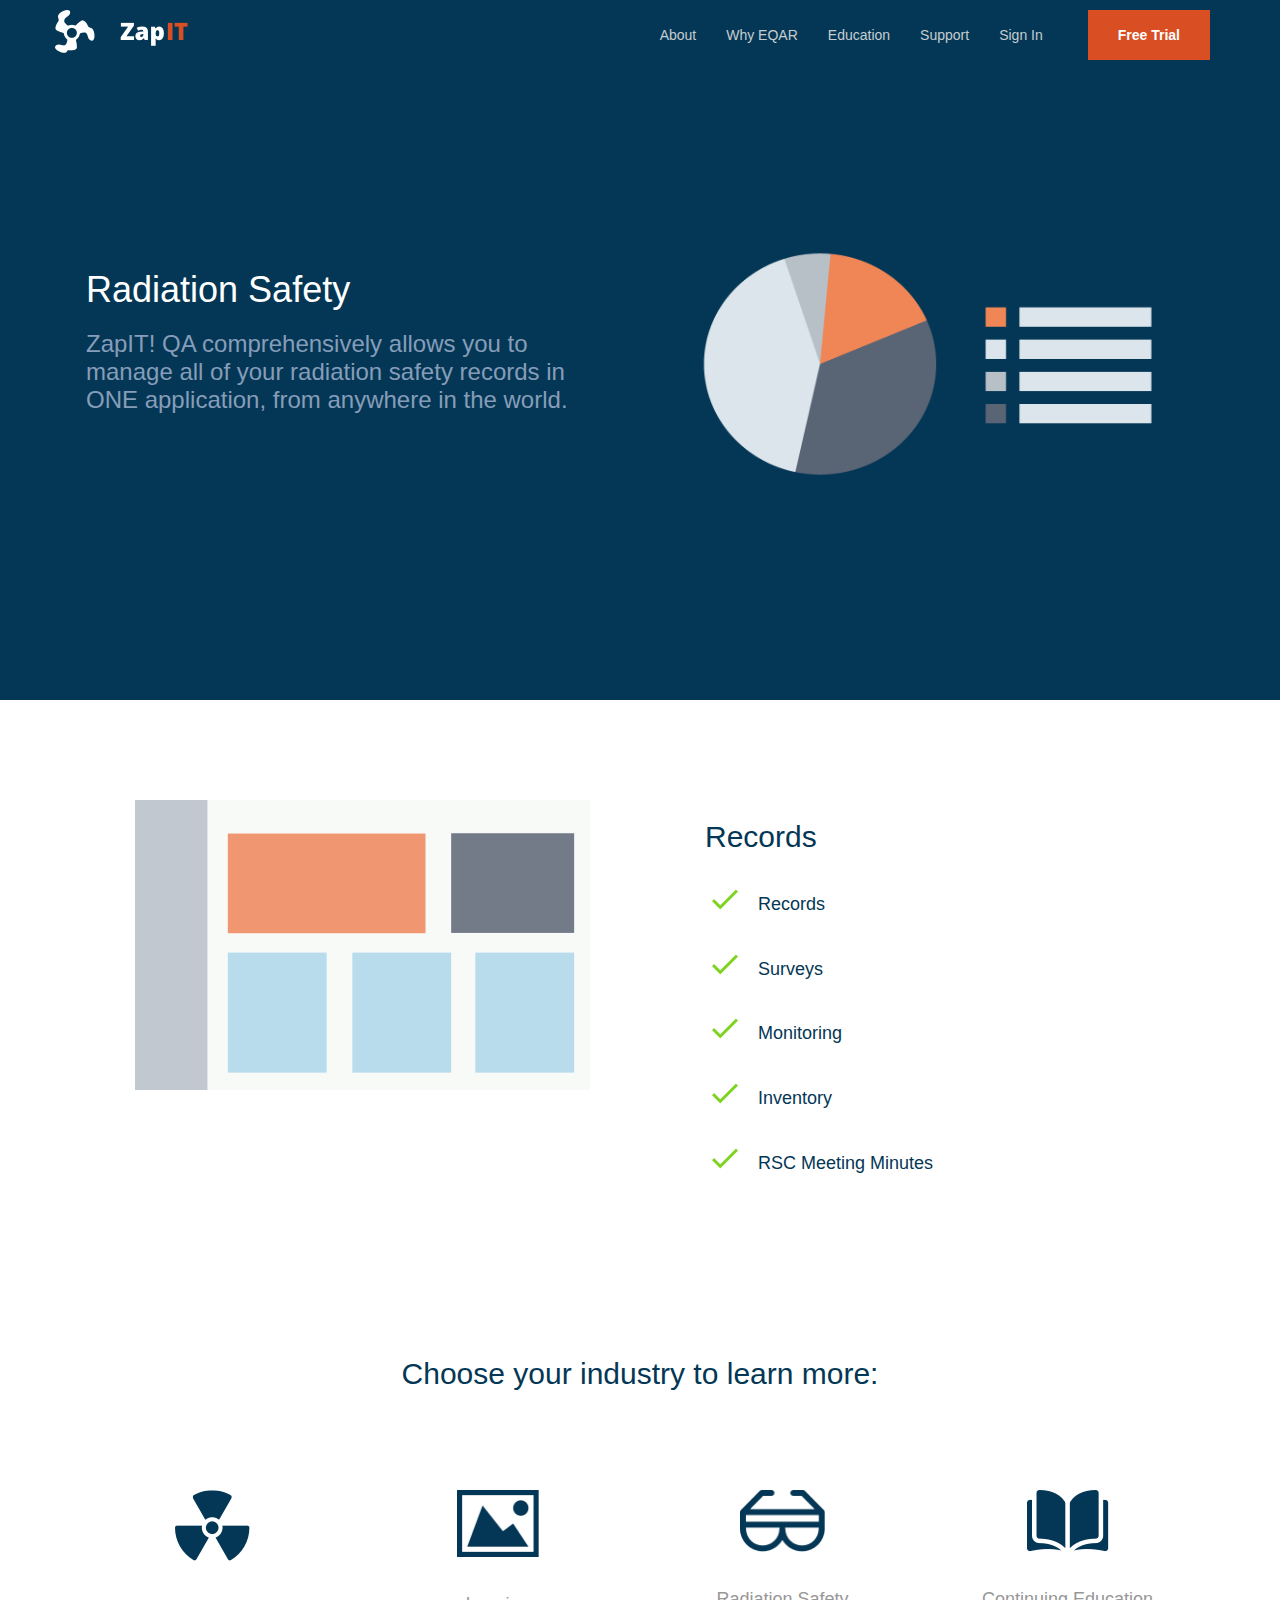
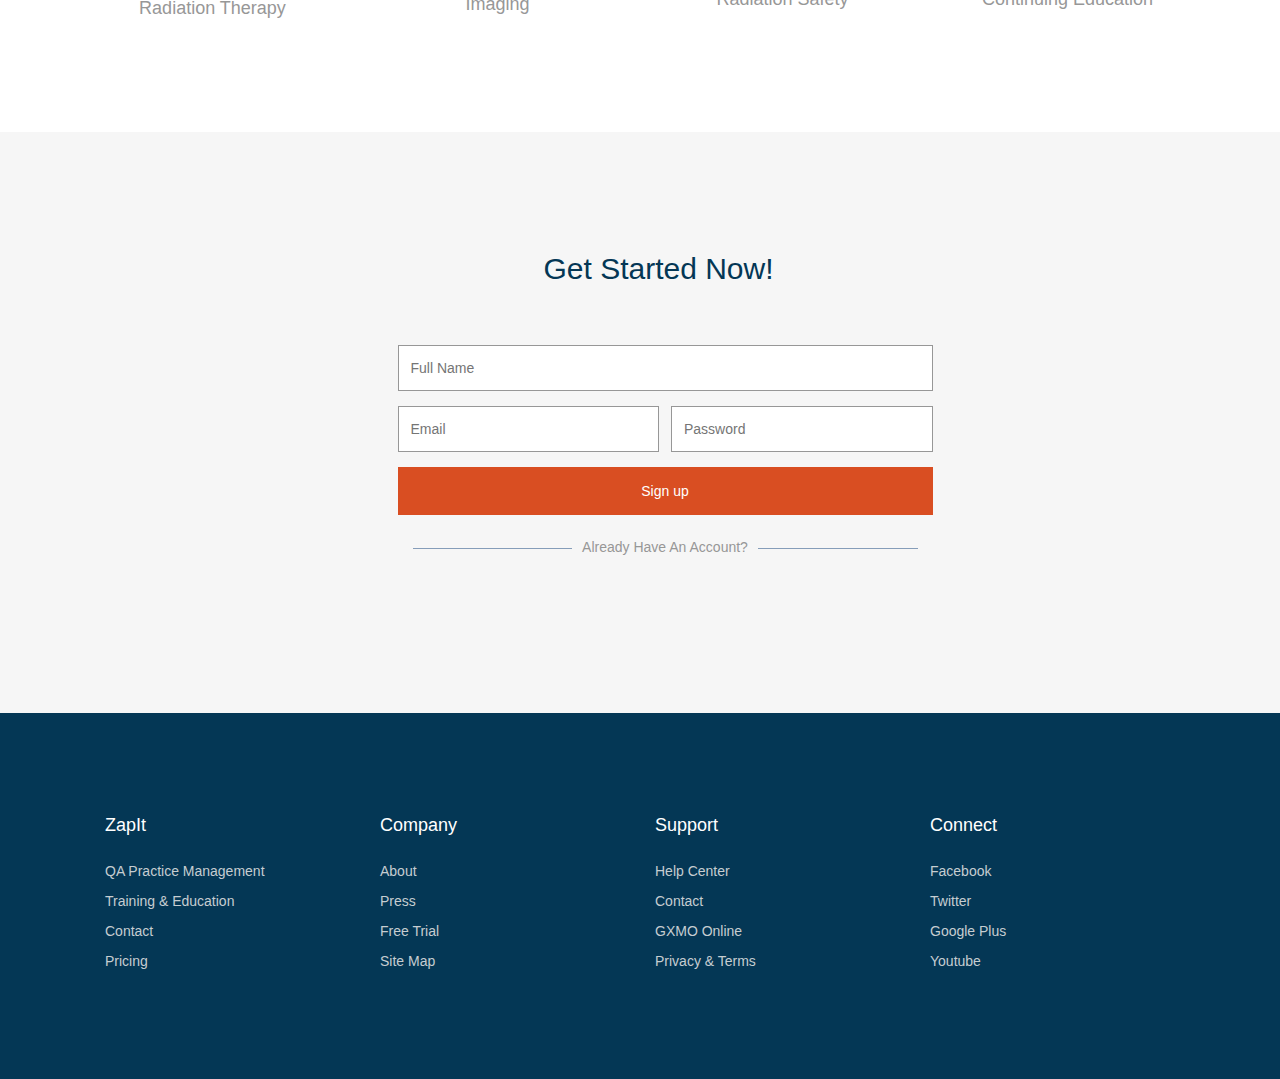
<file: radiationsafety.html>
<!DOCTYPE html>
<html lang="en">

<head>

    <meta charset="utf-8">
    <meta http-equiv="X-UA-Compatible" content="IE=edge">
    <meta name="viewport" content="width=device-width, initial-scale=1">
    <meta name="description" content="">
    <meta name="author" content="">

    <title>ZapIT Medical - Radiation Safety</title>
    
     <link rel="icon" 
      type="image/png" 
      href="./images/favicon.png" />

    <!-- Bootstrap Core CSS -->
    
    <link href="css/bootstrap.min.css" rel="stylesheet">

    <!-- Custom CSS -->
    <link href="css/style.css" rel="stylesheet">


</head>

<body>

    <!-- Navigation -->
    
    <nav class="navbar navbar-inverse navbar-fixed-top" role="navigation">
        <div class="container">
            
            <!-- Brand and toggle get grouped for better mobile display -->
            
            <div class="navbar-header">
                <button type="button" class="navbar-toggle" data-toggle="collapse" data-target="#bs-example-navbar-collapse-1">
                    <span class="sr-only">Toggle navigation</span>
                    <span class="icon-bar"></span>
                    <span class="icon-bar"></span>
                    <span class="icon-bar"></span>
                </button>
                <a class="navbar-brand" href="index.html"></a>
            </div>
            
            <!-- Collect the nav links, forms, and other content for toggling -->
            
            <div class="collapse navbar-collapse" id="bs-example-navbar-collapse-1">
               <ul class="nav navbar-nav">
                    <li>
                        <a href="about.html">About</a>
                    </li>
                    <li>
                        <a href="eqar.html">Why EQAR</a>
                    </li>
                     <li>
                        <a href="training.html">Education</a>
                    </li>
                    <li>
                        <a target="_blank" href="http://support.zapitmedical.com/">Support</a>
                    </li>
                    <li>
                        <a href="signin.html">Sign In</a>
                    </li>
                    <li class="free-trail">
                        <a href="free-trial.html"><strong>Free Trial</strong></a>
                    </li>
                </ul>
            </div>
            <!-- /.navbar-collapse -->
        </div>
        <!-- /.container -->
    </nav>

    <div class="body-container">
        
    <!-- Image Background Page Header -->
        
    <header class="business-header">
        <div class="container">
            <div class="row">
                <div class="col-lg-6">
                    <h1 class="tagline">Radiation Safety</h1>
                    <h4 class="subline">ZapIT! QA comprehensively allows you to manage all of your radiation safety records in ONE application, from anywhere in the world.</h4>
                </div>
                <div class="col-lg-6">
                    <div class="col-lg-12">
                   <p class="start-trail"><img src="./images/pie-chart.png" alt="Pie Chart" style="width:483px;height:258px;"></p>
                        <div class="form-header">
                 
                        </div>
</div>


            </div>
        </div>
        </div>
    </header>

    <!-- Page Content -->
   
        <!-- /.row -->


         <div class="about-divider">
        
       <div class="container">
        <div class="row">
            <div class="col-sm-12">
                <div class="col-sm-6">
                <img src="./images/web-app.png" alt="web app" style="width:455px;height:290px;">
                </div>
                <div class="col-sm-6">
                    <h2 class="devices">Records</h2>
                    <ul class="checklist">
                    <li class="devices-info">
                       Records
                    </li>
                    <li class="devices-info">
                       Surveys
                    </li>
                     <li class="devices-info">
                       Monitoring
                    </li>
                    <li class="devices-info">
                       Inventory
                    </li>
                    <li class="devices-info">
                       RSC Meeting Minutes
                    </li>
                    
                </ul>
                    
                    
                </div>
            
            </div>
        </div>
    </div>
    </div>
        
        <div class="industrysection-white">
        
       <div class="container">
        <div class="row">
            <div class="col-sm-12">
                <h2 class="chooseindustry">Choose your industry to learn more:</h2>
                <div class="industry-categories">
                    <a class="choose" href="radiationtherapy.html">
                <div class="col-sm-3">
                <p><img src="./images/radiation-therapy.png" alt="Radiation Therapy" style="width:75px;height:71px;"></p>
                    <br />
                <p>Radiation Therapy</p>
                        </div></a>
                    <a class="choose" href="imaging.html">
                <div class="col-sm-3">
                    <p><img src="./images/images.png" alt="Radiation Therapy" style="width:82px;height:67px;"></p>
                    <br />
                Imaging
                        </div></a>
                    <a class="choose" href="radiationsafety.html">
                <div class="col-sm-3">
                    <p><img src="./images/radiation-safety.png" alt="Radiation Therapy" style="width:85px;height:62px;"></p>
                    <br />
                Radiation Safety 
                        </div></a>
                    <a class="choose" href="training.html">
                <div class="col-sm-3">
                    <p><img src="./images/continue-education.png" alt="Radiation Therapy" style="width:82px;height:62px;"></p>
                    <br />
                Continuing Education
                        </div></a>
           </div>
            </div>
        </div>
    </div>
    </div>
        

         <div class="sign-up-footer">
        
       <div class="container">
           <div class="row">
           <div class="col-sm-12" style="padding: 0px;">
           <h2 class="sign-up-header">Get Started Now!</h2>
           </div>
           </div>
        <div class="row">
            
                <div class="formfooter">
                
                   <form class="form-free-trial" role="form">
                        
                

                        
    <div class="form-group-two">
        <input type="text" class="form-control-footer" id="firstname" placeholder="Full Name" required>
      
                        </div>

                        
                        <div class="col-sm-6" style="padding: 0px 6px 0px 0px;">
    <div class="form-group">
        <input type="email" class="form-control-footer" id="email" placeholder="Email" required>
      </div>
                            </div>
                        

                       <div class="col-sm-6" style="padding: 0px 0px 0px 6px;">
    <div class="form-group">
        <input type="password" class="form-control-footer" id="password" placeholder="Password" required>
      </div>
                            </div>
                        
             


    <div class="form-group">
        <button type="submit" class="btn btn-default">Sign up</button>
      </div>
                        
                        <div class="col-lg-12">
                            <h5><span  class="line-center"><a class="bottom-sign-up" href="#">Already Have An Account?</a></span></h5>
                        </div>



  </form>
            </div>
           </div>
            
            </div>
        </div>
        
        
        
        
        <!-- Footer -->
        
       <div id="footer">
<div class="container">
  <div class="row">
    
      <div class="col-sm-3">
        <div class="foot-header">
          ZapIt
        </div>
        <div class="foot-links">
          <a href="qapm.html">QA Practice Management</a>
          <a href="training.html">Training & Education</a>
          <a href="contact.html">Contact</a>
          <a href="pricing.html">Pricing</a>
        </div>
      </div><!--/col-sm-3-->
    <div class="col-sm-3">
      <div class="foot-header">Company</div>
      <div class="foot-links">
      	<a href="about.html">About</a>
        <a href="press.html">Press</a>
        <a href="signup.html">Free Trial</a>
        <a href="sitemap.html">Site Map</a>
      </div>
    </div>
    <div class="col-sm-3">
      <div class="foot-header">
        Support
      </div>
      <div class="foot-links">
        <a href="http://support.zapitmedical.com/">Help Center</a>
        <a href="contact.html">Contact</a>
        <a href="gxmo.html">GXMO Online</a>
        <a href="privacy.html">Privacy & Terms</a>
          
      </div>
    </div><!--/col-sm-3-->
    <div class="col-sm-3">
     <div class="foot-header">
        Connect
      </div>
      <div class="foot-links">
        <a target="_blank" href="https://www.facebook.com/zapitmedical/">Facebook</a>
        <a target="_blank" href="https://twitter.com/zapitmedicalQA">Twitter</a>
        <a target="_blank" href="https://plus.google.com/111671215777701702546">Google Plus</a>
        <a target="_blank" href="https://www.youtube.com/channel/UCb47DOxc-OT7F-hAM6fEi6g">Youtube</a>
          
      </div>
    </div>
    
  	</div><!--/row-->
  <div class="row">
    <!--/row 2-->
    
  </div><!--/container-->
</div><!--/footer--></div>


    </div>
    <!-- /.container -->

    <!-- jQuery -->
    <script src="js/jquery.js"></script>

    <!-- Bootstrap Core JavaScript -->
    <script src="js/bootstrap.min.js"></script>

</body>

</html>
</file>
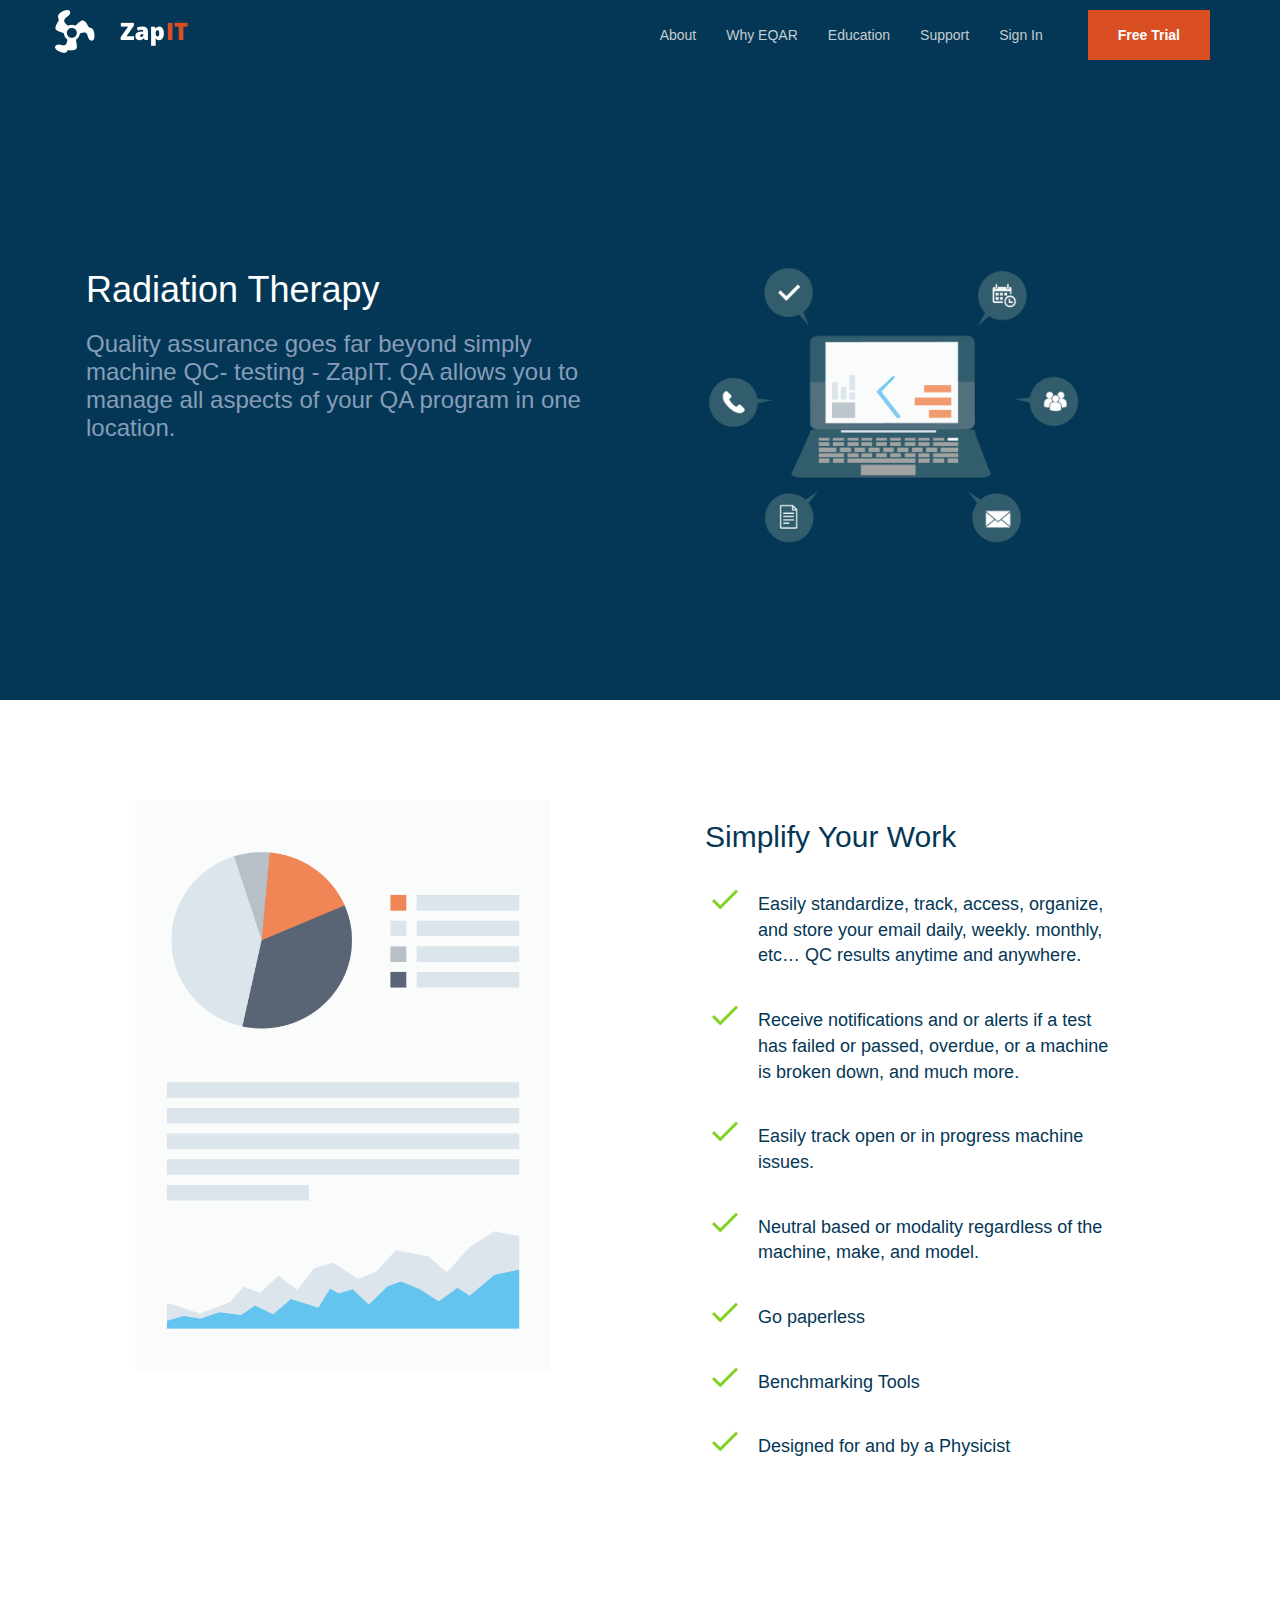
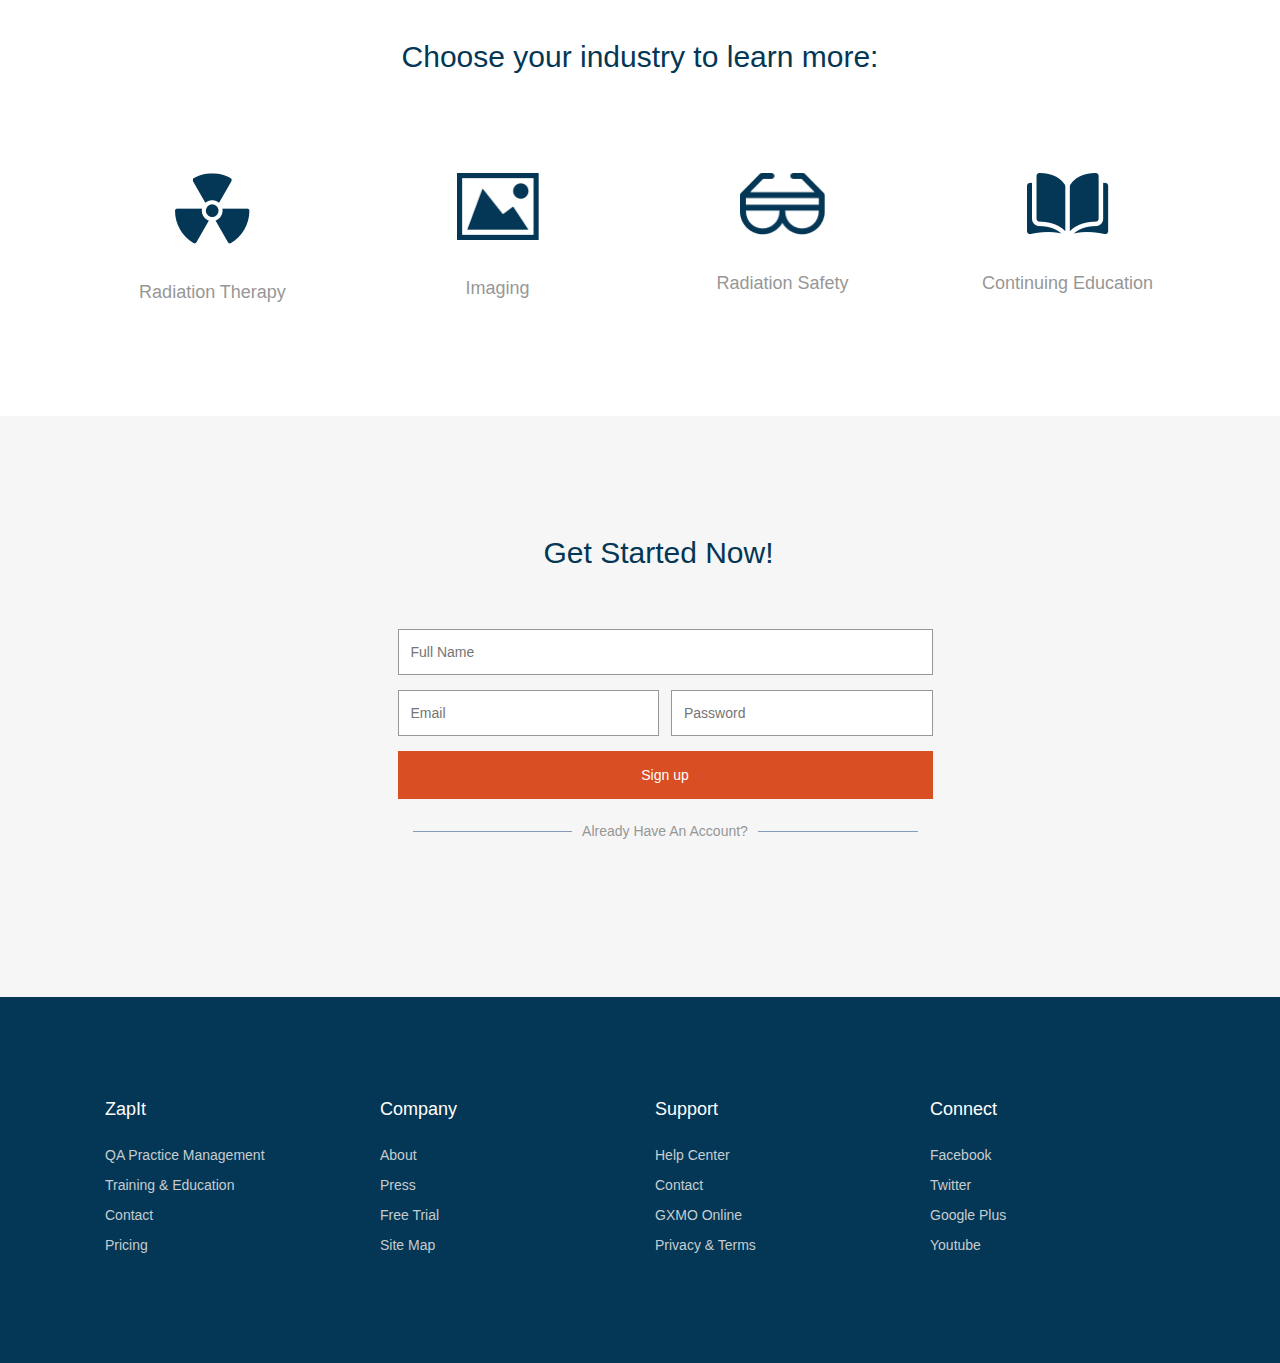
<file: radiationtherapy.html>
<!DOCTYPE html>
<html lang="en">

<head>

    <meta charset="utf-8">
    <meta http-equiv="X-UA-Compatible" content="IE=edge">
    <meta name="viewport" content="width=device-width, initial-scale=1">
    <meta name="description" content="">
    <meta name="author" content="">

    <title>ZapIT Medical - Radiation Therapy</title>
    
     <link rel="icon" 
      type="image/png" 
      href="./images/favicon.png" />

    <!-- Bootstrap Core CSS -->
    
    <link href="css/bootstrap.min.css" rel="stylesheet">

    <!-- Custom CSS -->
    <link href="css/style.css" rel="stylesheet">


</head>

<body>

    <!-- Navigation -->
    
    <nav class="navbar navbar-inverse navbar-fixed-top" role="navigation">
        <div class="container">
            
            <!-- Brand and toggle get grouped for better mobile display -->
            
            <div class="navbar-header">
                <button type="button" class="navbar-toggle" data-toggle="collapse" data-target="#bs-example-navbar-collapse-1">
                    <span class="sr-only">Toggle navigation</span>
                    <span class="icon-bar"></span>
                    <span class="icon-bar"></span>
                    <span class="icon-bar"></span>
                </button>
                <a class="navbar-brand" href="index.html"></a>
            </div>
            
            <!-- Collect the nav links, forms, and other content for toggling -->
            
            <div class="collapse navbar-collapse" id="bs-example-navbar-collapse-1">
                <ul class="nav navbar-nav">
                    <li>
                        <a href="about.html">About</a>
                    </li>
                    <li>
                        <a href="eqar.html">Why EQAR</a>
                    </li>
                     <li>
                        <a href="training.html">Education</a>
                    </li>
                    <li>
                        <a target="_blank" href="http://support.zapitmedical.com/">Support</a>
                    </li>
                    <li>
                        <a href="signin.html">Sign In</a>
                    </li>
                    <li class="free-trail">
                        <a href="free-trial.html"><strong>Free Trial</strong></a>
                    </li>
                </ul>
            </div>
            <!-- /.navbar-collapse -->
        </div>
        <!-- /.container -->
    </nav>

    <div class="body-container">
        
    <!-- Image Background Page Header -->
        
    <header class="business-header">
        <div class="container">
            <div class="row">
                <div class="col-lg-6">
                    <h1 class="tagline">Radiation Therapy</h1>
                    <h4 class="subline">Quality assurance goes far beyond simply machine QC- testing - ZapIT. QA allows you to manage all aspects of your QA program in one location.</h4>
                </div>
                <div class="col-lg-6">
                    <div class="col-lg-12">
                    <p class="start-trail"><img src="./images/laptop.png" alt="Radiation Therapy" style="width:415px;height:340px;"></p>
                        <div class="form-header">
                 
                        </div>
</div>


            </div>
            </div></div>
    </header>

    <!-- Page Content -->
   
        <!-- /.row -->


         <div class="about-divider">
        
       <div class="container">
        <div class="row">
            <div class="col-sm-12">
                <div class="col-sm-6">
                <img src="./images/simplify.png" alt="Paper checklist graphic" style="width:415px;height:570px;">
                </div>
                <div class="col-sm-6">
                    <h2 class="devices">Simplify Your Work</h2>

            
                    
                     <ul class="checklist">
                         <li class="devices-info">
                       Easily standardize, track, access, organize, and store your email daily, weekly. monthly, etc… QC results anytime and anywhere.
                    </li>
                         <li class="devices-info">
Receive notifications and or alerts if a test has failed or passed, overdue, or a machine is broken down, and much more.                   
                         </li>
                    <li class="devices-info">
                       Easily track open or in progress machine issues.
                    </li>
                    <li class="devices-info">
                       Neutral based or modality regardless of the machine, make, and model.
                    </li>
                     <li class="devices-info">
                      Go paperless
                    </li>
                    <li class="devices-info">
                       Benchmarking Tools
                    </li>
                    <li class="devices-info">
                       Designed for and by a Physicist 
                    </li>
                    
                </ul>
                    
                </div>
            
            </div>
        </div>
    </div>
    </div>
        
        <div class="industrysection-white">
        
       <div class="container">
        <div class="row">
            <div class="col-sm-12">
                <h2 class="chooseindustry">Choose your industry to learn more:</h2>
                <div class="industry-categories">
                    <a class="choose" href="radiationtherapy.html">
                <div class="col-sm-3">
                <p><img src="./images/radiation-therapy.png" alt="Radiation Therapy" style="width:75px;height:71px;"></p>
                    <br />
                <p>Radiation Therapy</p>
                        </div></a>
                    <a class="choose" href="imaging.html">
                <div class="col-sm-3">
                    <p><img src="./images/images.png" alt="Radiation Therapy" style="width:82px;height:67px;"></p>
                    <br />
                Imaging
                        </div></a>
                    <a class="choose" href="radiationsafety.html">
                <div class="col-sm-3">
                    <p><img src="./images/radiation-safety.png" alt="Radiation Therapy" style="width:85px;height:62px;"></p>
                    <br />
                Radiation Safety 
                        </div></a>
                    <a class="choose" href="training.html">
                <div class="col-sm-3">
                    <p><img src="./images/continue-education.png" alt="Radiation Therapy" style="width:82px;height:62px;"></p>
                    <br />
                Continuing Education
                        </div></a>
           </div>
            </div>
        </div>
    </div>
    </div>
        

           <div class="sign-up-footer">
        
       <div class="container">
           <div class="row">
           <div class="col-sm-12" style="padding: 0px;">
           <h2 class="sign-up-header">Get Started Now!</h2>
           </div>
           </div>
        <div class="row">
            
                <div class="formfooter">
                
                   <form class="form-free-trial" role="form">
                        
                

                        
    <div class="form-group-two">
        <input type="text" class="form-control-footer" id="firstname" placeholder="Full Name" required>
      
                        </div>

                        
                        <div class="col-sm-6" style="padding: 0px 6px 0px 0px;">
    <div class="form-group">
        <input type="email" class="form-control-footer" id="email" placeholder="Email" required>
      </div>
                            </div>
                        

                       <div class="col-sm-6" style="padding: 0px 0px 0px 6px;">
    <div class="form-group">
        <input type="password" class="form-control-footer" id="password" placeholder="Password" required>
      </div>
                            </div>
                        
             


    <div class="form-group">
        <button type="submit" class="btn btn-default">Sign up</button>
      </div>
                        
                        <div class="col-lg-12">
                            <h5><span  class="line-center"><a class="bottom-sign-up" href="#">Already Have An Account?</a></span></h5>
                        </div>



  </form>
            </div>
           </div>
            
            </div>
        </div>
        
        
        
        
        <!-- Footer -->
        
       <div id="footer">
<div class="container">
  <div class="row">
    
      <div class="col-sm-3">
        <div class="foot-header">
          ZapIt
        </div>
        <div class="foot-links">
          <a href="qapm.html">QA Practice Management</a>
          <a href="training.html">Training & Education</a>
          <a href="contact.html">Contact</a>
          <a href="pricing.html">Pricing</a>
        </div>
      </div><!--/col-sm-3-->
    <div class="col-sm-3">
      <div class="foot-header">Company</div>
      <div class="foot-links">
      	<a href="about.html">About</a>
        <a href="press.html">Press</a>
        <a href="signup.html">Free Trial</a>
        <a href="sitemap.html">Site Map</a>
      </div>
    </div>
    <div class="col-sm-3">
      <div class="foot-header">
        Support
      </div>
      <div class="foot-links">
        <a href="http://support.zapitmedical.com/">Help Center</a>
        <a href="contact.html">Contact</a>
        <a href="gxmo.html">GXMO Online</a>
        <a href="privacy.html">Privacy & Terms</a>
          
      </div>
    </div><!--/col-sm-3-->
    <div class="col-sm-3">
     <div class="foot-header">
        Connect
      </div>
      <div class="foot-links">
        <a target="_blank" href="https://www.facebook.com/zapitmedical/">Facebook</a>
        <a target="_blank" href="https://twitter.com/zapitmedicalQA">Twitter</a>
        <a target="_blank" href="https://plus.google.com/111671215777701702546">Google Plus</a>
        <a target="_blank" href="https://www.youtube.com/channel/UCb47DOxc-OT7F-hAM6fEi6g">Youtube</a>
          
      </div>
    </div>
    
  	</div><!--/row-->
  <div class="row">
    <!--/row 2-->
    
  </div><!--/container-->
</div><!--/footer--></div>

    </div>

    <!-- /.container -->

    <!-- jQuery -->
    <script src="js/jquery.js"></script>

    <!-- Bootstrap Core JavaScript -->
    <script src="js/bootstrap.min.js"></script>

</body>

</html>
</file>
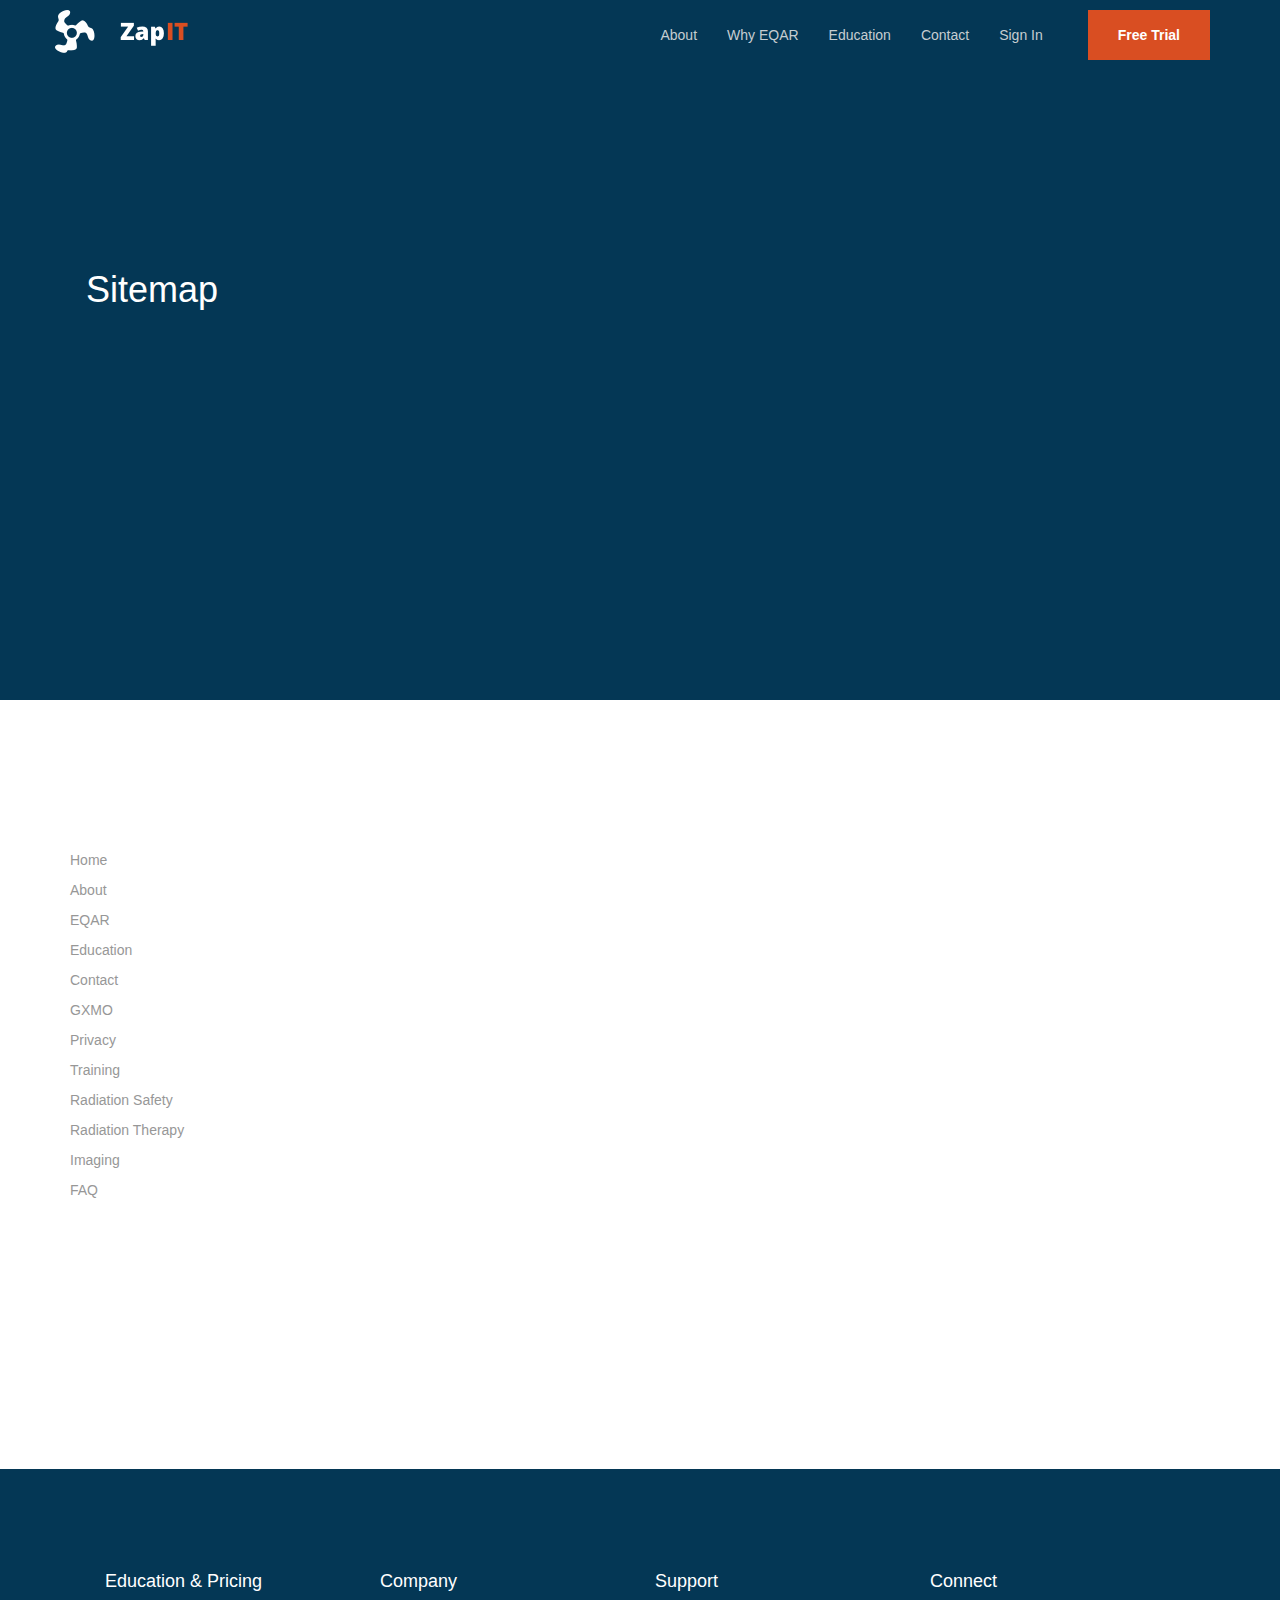
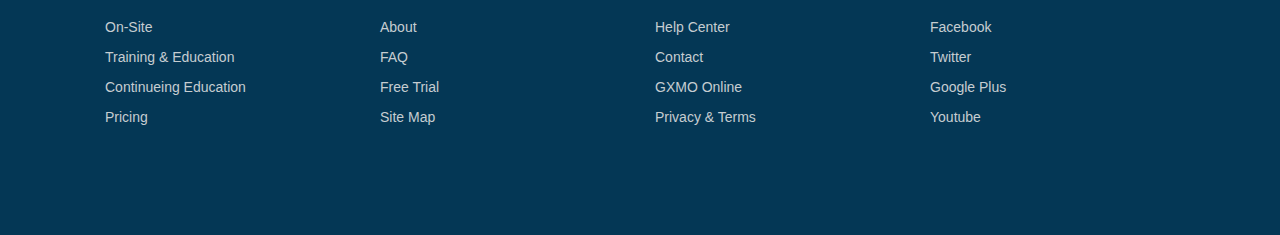
<file: sitemap.html>
<!DOCTYPE html>
<html lang="en">

<head>

    <meta charset="utf-8">
    <meta http-equiv="X-UA-Compatible" content="IE=edge">
    <meta name="viewport" content="width=device-width, initial-scale=1">
    <meta name="description" content="">
    <meta name="author" content="">

    <title>ZapIT Medical - Sitemap</title>
    
    <link rel="icon" 
      type="image/png" 
      href="./images/favicon.png" />

    <!-- Bootstrap Core CSS -->
    
    <link href="css/bootstrap.min.css" rel="stylesheet">

    <!-- Custom CSS -->
    <link href="css/style.css" rel="stylesheet">


</head>

<body>

    <!-- Navigation -->
    
    <nav class="navbar navbar-inverse navbar-fixed-top" role="navigation">
        <div class="container">
            
            <!-- Brand and toggle get grouped for better mobile display -->
            
            <div class="navbar-header">
                <button type="button" class="navbar-toggle" data-toggle="collapse" data-target="#bs-example-navbar-collapse-1">
                    <span class="sr-only">Toggle navigation</span>
                    <span class="icon-bar"></span>
                    <span class="icon-bar"></span>
                    <span class="icon-bar"></span>
                </button>
                <a class="navbar-brand" href="index.html"></a>
            </div>
            
            <!-- Collect the nav links, forms, and other content for toggling -->
            
            <div class="collapse navbar-collapse" id="bs-example-navbar-collapse-1">
                <ul class="nav navbar-nav">
                    <li>
                        <a href="about.html">About</a>
                    </li>
                    <li>
                        <a href="eqar.html">Why EQAR</a>
                    </li>
                     <li>
                        <a href="training.html">Education</a>
                    </li>
                    <li>
                        <a href="contact.html">Contact</a>
                    </li>
                    <li>
                        <a href="signin.html">Sign In</a>
                    </li>
                    <li class="free-trail">
                        <a href="free-trial.html"><strong>Free Trial</strong></a>
                    </li>
                </ul>
            </div>
            <!-- /.navbar-collapse -->
        </div>
        <!-- /.container -->
    </nav>

    <div class="body-container">
        
    <!-- Image Background Page Header -->
        
    <header class="business-header">
        <div class="container">
            <div class="row">
                <div class="col-lg-6">
                    <h1 class="tagline">Sitemap</h1>
                    
                </div>
                <div class="col-lg-6">
                    <div class="col-lg-12">
                        
                    <div class="form-header"></div>
                   
             


                        </div>
</div>


            </div></div>
       
    </header>
    </div>

    <!-- Page Content -->

        <!-- /.row -->

      
        
         <div class="all-devices">
        
       <div class="container">
        <div class="row">
            <div class="col-sm-12">
                <p><a href="index.html">Home</a></p>
                <p><a href="about.html">About</a></p>
                <p><a href="eqar.html">EQAR</a></p>
                <p><a href="continueeducation.html">Education</a></p>
                <p><a href="contact.html">Contact</a></p>
                <p><a href="gxmo.html">GXMO</a></p>
                <p><a href="privacy.html">Privacy</a></p>
                <p><a href="training.html">Training</a></p>
                <p><a href="radiationsafety.html">Radiation Safety</a></p>
                <p><a href="radiationtherapy.html">Radiation Therapy</a></p>
                <p><a href="imaging.html">Imaging</a></p>
                <p><a href="faq.html">FAQ</a></p>
            </div>
        </div>
    </div>
    </div>
        
           <div class="one-app">
        
       <div class="container">
        <div class="row">
            <div class="col-sm-12">
                
                
            
            </div>
        </div>
    </div>
    </div>
        
        

        
        
        
        <!-- Footer -->
       <div id="footer">
<div class="container">
  <div class="row">
    
      <div class="col-sm-3">
        <div class="foot-header">
          Education & Pricing
        </div>
        <div class="foot-links">
          <a href="gxmo.html">On-Site</a>
          <a href="training.html">Training & Education</a>
          <a href="continueeducation.html">Continueing Education</a>
          <a href="pricing.html">Pricing</a>
        </div>
      </div><!--/col-sm-3-->
    <div class="col-sm-3">
      <div class="foot-header">Company</div>
      <div class="foot-links">
      	<a href="about.html">About</a>
        <a href="faq.html">FAQ</a>
        <a href="signup.html">Free Trial</a>
        <a href="sitemap.html">Site Map</a>
      </div>
    </div>
    <div class="col-sm-3">
      <div class="foot-header">
        Support
      </div>
      <div class="foot-links">
        <a href="http://support.zapitmedical.com/">Help Center</a>
        <a href="contact.html">Contact</a>
        <a href="gxmo.html">GXMO Online</a>
        <a href="privacy.html">Privacy & Terms</a>
          
      </div>
    </div><!--/col-sm-3-->
    <div class="col-sm-3">
     <div class="foot-header">
        Connect
      </div>
      <div class="foot-links">
        <a target="_blank" href="https://www.facebook.com/zapitmedical/">Facebook</a>
        <a target="_blank" href="https://twitter.com/zapitmedicalQA">Twitter</a>
        <a target="_blank" href="https://plus.google.com/111671215777701702546">Google Plus</a>
        <a target="_blank" href="https://www.youtube.com/channel/UCb47DOxc-OT7F-hAM6fEi6g">Youtube</a>
          
      </div>
    </div>
    
  	</div><!--/row-->
  <div class="row">
    <!--/row 2-->
    
  </div><!--/container-->
</div><!--/footer--></div>

    <!-- /.container -->

    <!-- jQuery -->
    <script src="js/jquery.js"></script>

    <!-- Bootstrap Core JavaScript -->
    <script src="js/bootstrap.min.js"></script>

</body>

</html>
</file>
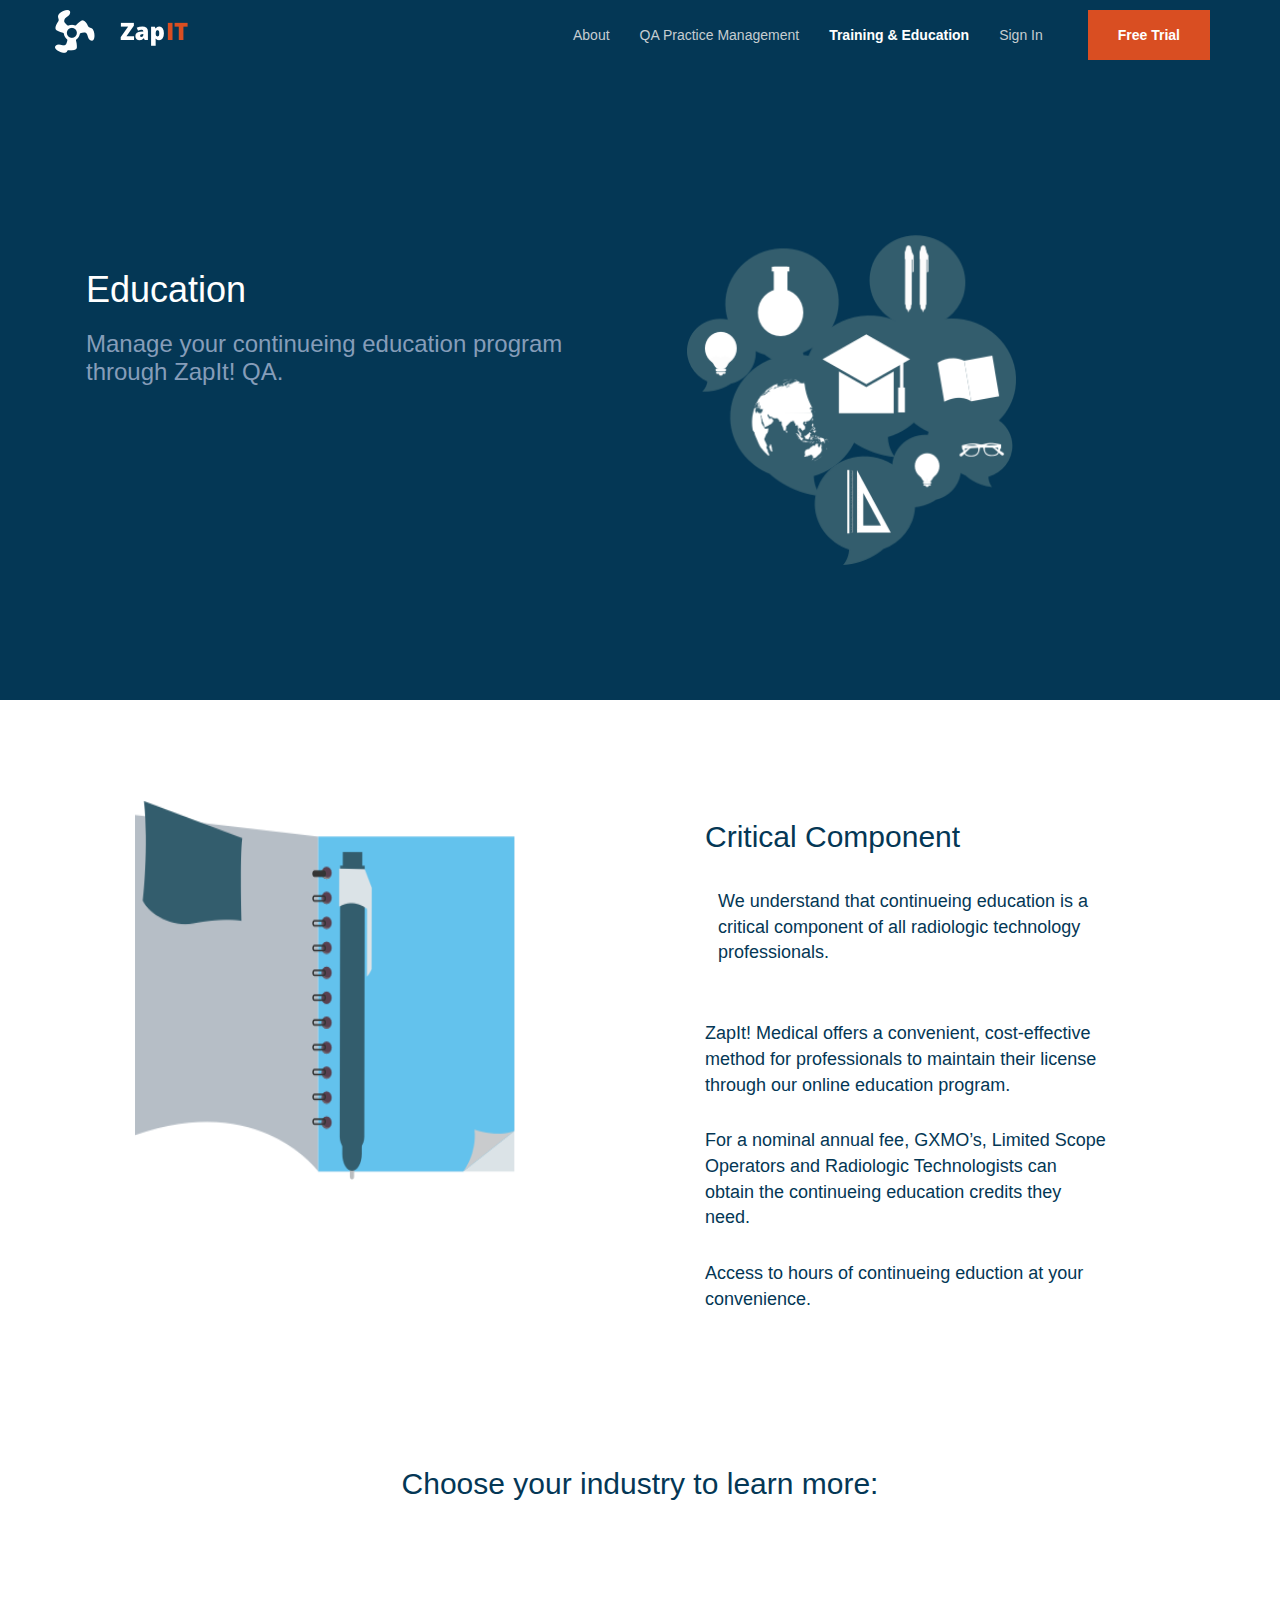
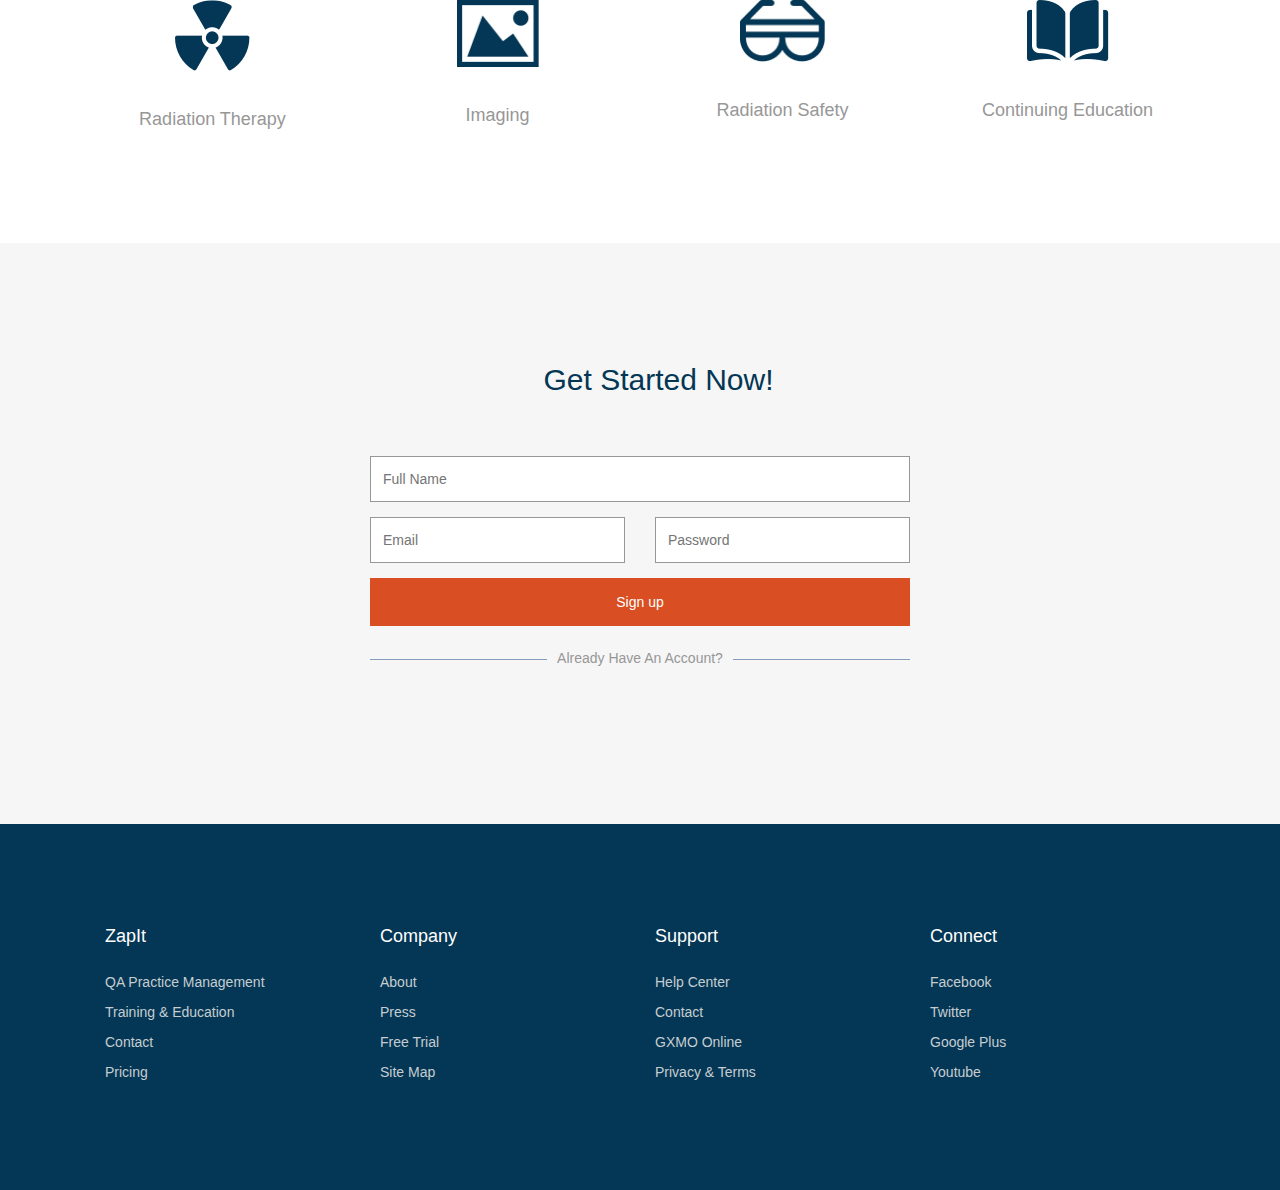
<file: training.html>
<!DOCTYPE html>
<html lang="en">

<head>

    <meta charset="utf-8">
    <meta http-equiv="X-UA-Compatible" content="IE=edge">
    <meta name="viewport" content="width=device-width, initial-scale=1">
    <meta name="description" content="">
    <meta name="author" content="">

    <title>ZapIT Medical - Education and Training</title>

    <!-- Bootstrap Core CSS -->
    
    <link href="css/bootstrap.min.css" rel="stylesheet">

    <!-- Custom CSS -->
    <link href="css/style.css" rel="stylesheet">


</head>

<body>

    <!-- Navigation -->
    
    <nav class="navbar navbar-inverse navbar-fixed-top" role="navigation">
        <div class="container">
            
            <!-- Brand and toggle get grouped for better mobile display -->
            
            <div class="navbar-header">
                <button type="button" class="navbar-toggle" data-toggle="collapse" data-target="#bs-example-navbar-collapse-1">
                    <span class="sr-only">Toggle navigation</span>
                    <span class="icon-bar"></span>
                    <span class="icon-bar"></span>
                    <span class="icon-bar"></span>
                </button>
                <a class="navbar-brand" href="index.html"></a>
            </div>
            
            <!-- Collect the nav links, forms, and other content for toggling -->
            
            <div class="collapse navbar-collapse" id="bs-example-navbar-collapse-1">
                <ul class="nav navbar-nav">
                    <li>
                        <a href="about.html">About</a>
                    </li>
                    <li>
                        <a href="radiationtherapy.html">QA Practice Management</a>
                    </li>
                     <li>
                        <a href="training.html" class="active">Training & Education</a>
                    </li>
                    <li>
                        <a href="signin.html">Sign In</a>
                    </li>
                    <li class="free-trail">
                        <a href="free-trial.html"><strong>Free Trial</strong></a>
                    </li>
                </ul>
            </div>
            <!-- /.navbar-collapse -->
        </div>
        <!-- /.container -->
    </nav>

    <div class="body-container">
        
    <!-- Image Background Page Header -->
        
    <header class="business-header">
        <div class="container">
            <div class="row">
                <div class="col-lg-6">
                    <h1 class="tagline">Education</h1>
                    <h4 class="subline">Manage your continueing education program through ZapIt! QA.</h4>
                </div>
                <div class="col-lg-6">
                    <div class="col-lg-12">
                   <p class="start-trail"><img src="./images/education.png" alt="Pie Chart" style="width:330px;height:330px;"></p>
                        <div class="form-header">
                 
                        </div>
</div>


            </div>
        </div>
    </header>

    <!-- Page Content -->
   
        <!-- /.row -->


         <div class="about-divider">
        
       <div class="container">
        <div class="row">
            <div class="col-sm-12">
                <div class="col-sm-6">
                <img src="./images/education-2.png" alt="book and pencil" style="width:380px;height:380px;">
                </div>
                <div class="col-sm-6">
                    <h2 class="devices">Critical Component </h2>
                    <p class="devices-info">We understand that continueing education is a critical component of all radiologic technology professionals.
</p>

                    <p class="list-info">ZapIt! Medical offers a convenient, cost-effective method for professionals to maintain their license through our online education program. 
</p>

                    <p class="list-info">For a nominal annual fee, GXMO’s, Limited Scope Operators and Radiologic Technologists can obtain the continueing education credits they need. 
</p>

                    <p class="list-info">Access to hours of continueing eduction at your convenience.
</p>



                    
                    
                </div>
            
            </div>
        </div>
    </div>
    </div>
        
        <div class="industrysection-white">
        
       <div class="container">
        <div class="row">
            <div class="col-sm-12">
                <h2 class="chooseindustry">Choose your industry to learn more:</h2>
                <div class="industry-categories">
                    <a class="choose" href="radiationtherapy.html">
                <div class="col-sm-3">
                <p><img src="./images/radiation-therapy.png" alt="Radiation Therapy" style="width:75px;height:71px;"></p>
                    <br />
                <p>Radiation Therapy</p>
                        </div></a>
                    <a class="choose" href="imaging.html">
                <div class="col-sm-3">
                    <p><img src="./images/images.png" alt="Radiation Therapy" style="width:82px;height:67px;"></p>
                    <br />
                Imaging
                        </div></a>
                    <a class="choose" href="radiationsafety.html">
                <div class="col-sm-3">
                    <p><img src="./images/radiation-safety.png" alt="Radiation Therapy" style="width:85px;height:62px;"></p>
                    <br />
                Radiation Safety 
                        </div></a>
                    <a class="choose" href="training.html">
                <div class="col-sm-3">
                    <p><img src="./images/continue-education.png" alt="Radiation Therapy" style="width:82px;height:62px;"></p>
                    <br />
                Continuing Education
                        </div></a>
           </div>
            </div>
        </div>
    </div>
    </div>
        

          <div class="sign-up-footer">
        
       <div class="container">
           
           <h2 class="sign-up-header">Get Started Now!</h2>
        <div class="row">
            <div class="col-sm-12">
                <div class="formfooter"
                
                   <form class="form-free-trial" role="form">
                        
                

                        <div class="col-lg-12">
    <div class="form-group-two">
        <input type="text" class="form-control-footer" id="firstname" placeholder="Full Name" required>
      </div>
                        </div>

                        
                        <div class="col-lg-6">
    <div class="form-group">
        <input type="email" class="form-control-footer" id="email" placeholder="Email" required>
      </div>
                            </div>
                        

                       <div class="col-lg-6">
    <div class="form-group">
        <input type="password" class="form-control-footer" id="password" placeholder="Password" required>
      </div>
                            </div>
                        
             

<div class="col-lg-12">
    <div class="form-group">
        <button type="submit" class="btn btn-default">Sign up</button>
      </div>
                        </div>
                        <div class="col-lg-12">
                            <h5><span  class="line-center"><a class="bottom-sign-up" href="#">Already Have An Account?</a></span></h5>
                        </div>



  </form>
            
           </div>
            
            </div>
        </div>
    </div>
    </div>
        
        
        
        
        <!-- Footer -->
        
       <div id="footer">
<div class="container">
  <div class="row">
    
      <div class="col-sm-3">
        <div class="foot-header">
          ZapIt
        </div>
        <div class="foot-links">
          <a href="qapm.html">QA Practice Management</a>
          <a href="training.html">Training & Education</a>
          <a href="contact.html">Contact</a>
          <a href="pricing.html">Pricing</a>
        </div>
      </div><!--/col-sm-3-->
    <div class="col-sm-3">
      <div class="foot-header">Company</div>
      <div class="foot-links">
      	<a href="about.html">About</a>
        <a href="press.html">Press</a>
        <a href="signup.html">Free Trial</a>
        <a href="sitemap.html">Site Map</a>
      </div>
    </div>
    <div class="col-sm-3">
      <div class="foot-header">
        Support
      </div>
      <div class="foot-links">
        <a href="http://support.zapitmedical.com/">Help Center</a>
        <a href="contact.html">Contact</a>
        <a href="gxmo.html">GXMO Online</a>
        <a href="privacy.html">Privacy & Terms</a>
          
      </div>
    </div><!--/col-sm-3-->
    <div class="col-sm-3">
     <div class="foot-header">
        Connect
      </div>
      <div class="foot-links">
        <a target="_blank" href="https://www.facebook.com/zapitmedical/">Facebook</a>
        <a target="_blank" href="https://twitter.com/zapitmedicalQA">Twitter</a>
        <a target="_blank" href="https://plus.google.com/111671215777701702546">Google Plus</a>
        <a target="_blank" href="https://www.youtube.com/channel/UCb47DOxc-OT7F-hAM6fEi6g">Youtube</a>
          
      </div>
    </div>
    
  	</div><!--/row-->
  <div class="row">
    <!--/row 2-->
    
  </div><!--/container-->
</div><!--/footer--></div>

    </div>

    </div>
    <!-- /.container -->

    <!-- jQuery -->
    <script src="js/jquery.js"></script>

    <!-- Bootstrap Core JavaScript -->
    <script src="js/bootstrap.min.js"></script>

</body>

</html>
</file>
<file: css/style.css>
/*
 * Start Bootstrap - Business Frontpage (http://startbootstrap.com/)
 * Copyright 2013-2016 Start Bootstrap
 */

body {
    padding-top: 50px; /* Required padding for .navbar-fixed-top. Remove if using .navbar-static-top. Change if height of navigation changes. */
}

/* Header Image Background - Change the URL below to your image path (example: ../images/background.jpg) */

.business-header {
    height: 650px;
    background: #043755;
    -webkit-background-size: cover;
    -moz-background-size: cover;
    background-size: cover;
    -o-background-size: cover;
}


.free-trail a {
    color: #FFF !important;
      background: #D94E22;
    padding: 15px 30px 15px 30px !important;
    margin-bottom: 15px;
    margin-left: 30px;
}

.free-trail a:hover {
    color: #FFF !important;
      background: #DD6D49 !important;
}

.form-free-trial {
    margin-left: 50px;
}

.arrow-wrap:hover {
    background: rgba(255, 255, 255, 0.8);
    -webkit-transition: all .2s ease-in-out;
    -moz-transition: all .2s ease-in-out;
    -o-transition: all .2s ease-in-out;
    -ms-transition: all .2s ease-in-out;
    transition: all .2s ease-in-out;
}



/* Customize the text color and shadow color and to optimize text legibility. */

.tagline {
    color: #fff;
    margin-top: 220px;
        padding: 0px 30px 0px 16px;
}

.tagline-eqar {
    color: #fff;
    margin-top: 180px;
        padding: 0px 30px 0px 16px;
}

.subline {
    color: #869DB9;
    font-size: 24px;
    font-weight:300;
    margin-top: 20px;
        padding: 0px 30px 0px 16px;
    line-height: 28px;
}

.start-trail {
        color: #fff;
    margin-top: 185px;
    padding: 0px 30px 20px 16px;
    font-weight: 400;
}

.img-center {
    margin: 0 auto;
}

footer {
    margin: 50px 0;
}

.videosection {
    background: #D94E22;
    padding: 150px 0px 150px 0px;
}

.industrysection {
    background: #F6F6F6;
    padding: 150px 0px 150px 0px;
}

.industrysection-whyeqar {
    padding: 150px 0px 150px 0px;

}

.industrysection-white {
     background: #FFF;
    padding: 25px 0px 100px 0px;
}
.all-devices {
    background: #FFF;
    padding: 150px 0px 150px 0px;
}

.about-divider {
    background: #FFF;
    padding: 100px 0px 100px 100px;
}

.radiation-therapy-header {
    margin-top: 100px;
}


.team-divider {
    background: #FFF;
    padding: 0px 0px 100px 0px;
}
.one-app {
    background: #FFF;
    padding: 10px 0px 100px 0px;
}

.sign-up-footer {
    background: #F6F6F6;
    padding: 100px 0px 150px 0px;
}

.sign-up-footer .line-center {
    background: #F6F6F6;
    color: #043755;
}

.contact-footer {
     background: #FFF;
    padding: 100px 0px 150px 0px;
}

.contact-footer .line-center {
    background: #FFF;
    color: #043755;
}



.sign-up-header {
    text-align: center;
    padding-bottom: 50px;
    color: #043755;
    padding-left: 37px;
}

.zapit-headline {
    text-align: center;
    color: #FFF;
    margin-bottom: 100px;
}

.chooseindustry {
text-align: center;
    color: #043755;
    margin-bottom: 100px;
}

.devices {
    color: #043755;
    margin-bottom: 25px;
}

.devices-info {
    color: #043755;
    font-size: 18px;
    font-weight: 300;
    width: 75%;
    padding: 11px 0px 25px 13px;
}

.devices-all {
    color: #043755;
    font-size: 18px;
    font-weight: 300;
    width: 75%;
    padding: 5px 0px 0px 0px;
}

.list-info {
     color: #043755;
    font-size: 18px;
    font-weight: 300;
    width: 75%;
    margin-top: 30px;
}




.industry-categories {
    text-align: center;
    color: #677B95;
    font-size: 18px;
}

.people {
    text-align: center;
}

p.team-name {
    text-align: center;
    margin: 20px;
    font-weight: 600;
    color: #043755;
}

p.team-info {
    text-align: center;
    font-weight: 300;
    color: #043755;
}
.testimonial {
    color: #FFF;
    font-size: 24px;
    padding: 50px 0px 15px 75px;
    font-weight: 300;
    line-height: 40px;
}

.arrow-wrap {
  position:absolute;
  z-index:1;
  left:50%;
  top:670px;
  margin-left:-5em;
  background:#FFF;
  width:10em;
  height:10em;
  padding:4em 2em;
  border-radius:50%;
  font-size:0.5em;
  display:block;
    box-shadow: 3px 4px 7px rgba(0, 0, 0, 0.3);
}

.arrow {
    float: left;
    background-image: url(../images/chevron.png);
    background-repeat: no-repeat;
    position: relative;
    width: 44px;
    height: 20px;
    /* text-align: center; */
    /* border-style: solid; */
    /* border-width: 3em 3em 0 3em; */
    /* border-color: #D94E22 transparent transparent transparent; */
    -webkit-transform: rotate(360deg);
    /* padding: 150px; */
    background-position: center;
}


.testiomonial-info {
   color: #FFF;
    line-height: 20px;
    padding-right: 30px;
    font-weight: 400;
    float: right;
}


.formfooter {
    width: 50%;
    margin: auto;
}

.form-control-footer {
        display: block;
    width: 100%;
    height: 34px;
    padding: 22px 12px;
    font-size: 14px;
    line-height: 1.42857143;
    color: #555;
    background-color: #FFF;
    background-image: none;
    border: 1px solid #979797;
    -webkit-transition: border-color ease-in-out .15s, -webkit-box-shadow ease-in-out .15s;
    -o-transition: border-color ease-in-out .15s, box-shadow ease-in-out .15s;
    transition: border-color ease-in-out .15s, box-shadow ease-in-out .15s;
}

.form-group-two {
    margin-bottom: 15px;
    background: #FFF;
    color: #38404A;
}

.foot-links a, .foot-links p{
  display: block;
   color: #C6CDD1;
  transition: all 0.2s ease-in-out;
  -webkit-transition: all 0.2s ease-in-out;
  text-decoration: none;
  font-size: 13px;
  color: #C6CDD1;
  padding-bottom: 5px;
    font-weight: 300;
    font-size: 14px;
    line-height: 25px;
  
}
.foot-links img{
	padding-top: 5px;
}
#footer{
  background: #043755;
  margin-top: -2px;
  padding-top: 100px;
  padding-bottom: 100px;
 }
.foot-header{
  font-family: OpenSansBold, Arial, sans-serif;
  font-size: 18px;
  color: #FFF;
  padding-bottom: 20px;
}
  
#footer .container{
	max-width: 1100px;
}
#bottom-footer{
  margin-bottom: 20px;
	border-top: 1px solid #ccc;
    padding-top: 15px;
    padding-bottom: 15px;
}
#bottom-footer a{
	  text-decoration: none;
  color: #C6CDD1;
  -webkit-transition: all .2s ease-in-out;
  -moz-transition: all .2s ease-in-out;
  -o-transition: all .2s ease-in-out;
  -ms-transition: all .2s ease-in-out;
  transition: all .2s ease-in-out;
  font-size: 12px;
  padding: 0px 15px;
  border-right: 1px solid #ccc;
  font-size: 13px;
  color: #C6CDD1;
  padding: 0 12px;
}

.foot-links a:hover {
    color: #D94E22;
}


#final-footer{
	font-size: 11px;
  	color: #666;
}
#final-footer i{
	font-size: auto;
}



a.choose:hover {
    opacity: .7;
     -webkit-transition: all .2s ease-in-out;
  -moz-transition: all .2s ease-in-out;
  -o-transition: all .2s ease-in-out;
  -ms-transition: all .2s ease-in-out;
  transition: all .2s ease-in-out;
}

.contact-header {
    margin-left: 15px;
    color: #FFF;
    font-size: 18px;
    font-weight: 100;
    line-height: 20px;
}


.social-contact a {
    margin-left: 15px;
    color: #FFF;
    font-size: 18px;
    font-weight: 100;
    line-height: 30px;
}

.social-contact a:hover {
    color: #D94E22;
    -webkit-transition: all .2s ease-in-out;
  -moz-transition: all .2s ease-in-out;
  -o-transition: all .2s ease-in-out;
  -ms-transition: all .2s ease-in-out;
  transition: all .2s ease-in-out;
}


.social-contact-invert a {
    margin-left: 15px;
    color: #91A7C1;
    font-size: 18px;
    font-weight: 100;
    line-height: 30px;
}

.social-contact-invert a:hover {
    color: #D94E22;
    -webkit-transition: all .2s ease-in-out;
  -moz-transition: all .2s ease-in-out;
  -o-transition: all .2s ease-in-out;
  -ms-transition: all .2s ease-in-out;
  transition: all .2s ease-in-out;
}

.form-area
{
    background-color: #FAFAFA;
	padding: 10px 40px 60px;
	margin: 10px 0px 60px;
	border: 1px solid #979797;
    color: #000;
	}

ul {
    list-style-image: url(../images/checklist.png);
}
</file>
